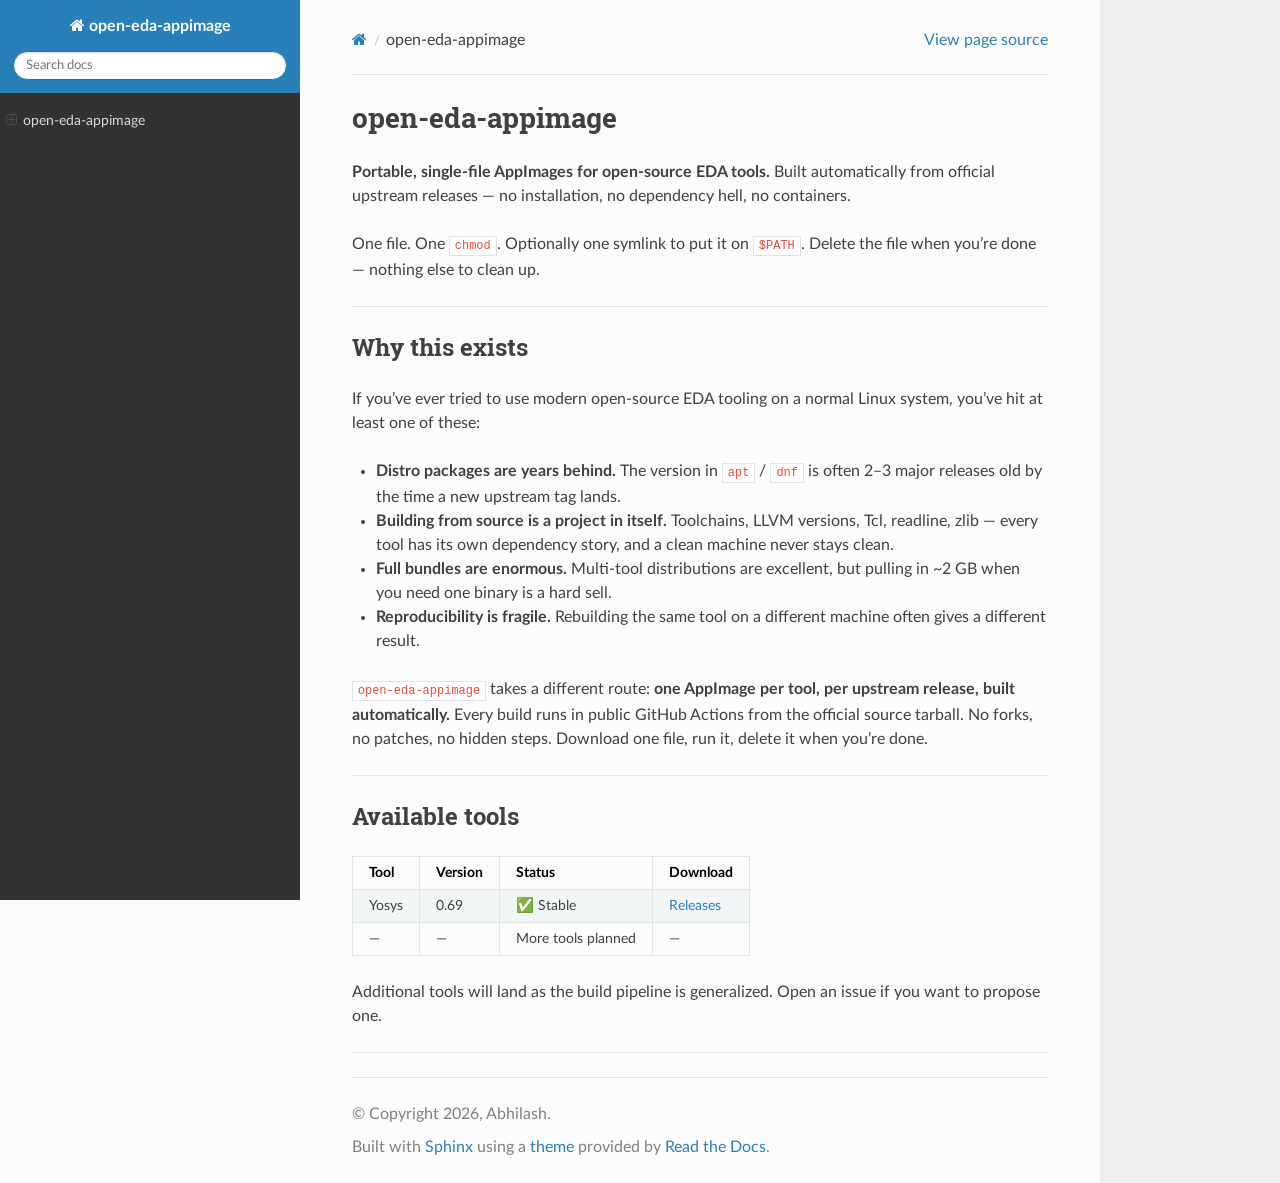
<file: open-eda-appimage/index.html>
<!DOCTYPE html>
<html class="writer-html5" lang="en" data-content_root="./">
<head>
  <meta charset="utf-8" /><meta name="viewport" content="width=device-width, initial-scale=1" />

  <meta name="viewport" content="width=device-width, initial-scale=1.0" />
  <title>open-eda-appimage &mdash; open-eda-appimage 0.1 documentation</title>
      <link rel="stylesheet" type="text/css" href="_static/pygments.css?v=b86133f3" />
      <link rel="stylesheet" type="text/css" href="_static/css/theme.css?v=9edc463e" />
      <link rel="stylesheet" type="text/css" href="_static/copybutton.css?v=76b2166b" />
      <link rel="stylesheet" type="text/css" href="_static/sphinx-design.min.css?v=95c83b7e" />

  
    <link rel="canonical" href="https://opensiliconhub.github.io/open-eda-appimage/index.html" />
      <script src="_static/jquery.js?v=5d32c60e"></script>
      <script src="_static/_sphinx_javascript_frameworks_compat.js?v=2cd50e6c"></script>
      <script src="_static/documentation_options.js?v=2709fde1"></script>
      <script src="_static/doctools.js?v=9bcbadda"></script>
      <script src="_static/sphinx_highlight.js?v=dc90522c"></script>
      <script src="_static/clipboard.min.js?v=a7894cd8"></script>
      <script src="_static/copybutton.js?v=f281be69"></script>
      <script src="_static/design-tabs.js?v=f930bc37"></script>
    <script src="_static/js/theme.js"></script>
    <link rel="index" title="Index" href="genindex.html" />
    <link rel="search" title="Search" href="search.html" /> 
</head>

<body class="wy-body-for-nav"> 
  <div class="wy-grid-for-nav">
    <nav data-toggle="wy-nav-shift" class="wy-nav-side">
      <div class="wy-side-scroll">
        <div class="wy-side-nav-search" >

          
          
          <a href="#" class="icon icon-home">
            open-eda-appimage
          </a>
<div role="search">
  <form id="rtd-search-form" class="wy-form" action="search.html" method="get">
    <input type="text" name="q" placeholder="Search docs" aria-label="Search docs" />
    <input type="hidden" name="check_keywords" value="yes" />
    <input type="hidden" name="area" value="default" />
  </form>
</div>
        </div><div class="wy-menu wy-menu-vertical" data-spy="affix" role="navigation" aria-label="Navigation menu">
              <!-- Local TOC -->
              <div class="local-toc"><ul>
<li><a class="reference internal" href="#">open-eda-appimage</a><ul>
<li><a class="reference internal" href="#why-this-exists">Why this exists</a></li>
<li><a class="reference internal" href="#available-tools">Available tools</a></li>
</ul>
</li>
</ul>
</div>
        </div>
      </div>
    </nav>

    <section data-toggle="wy-nav-shift" class="wy-nav-content-wrap"><nav class="wy-nav-top" aria-label="Mobile navigation menu" >
          <i data-toggle="wy-nav-top" class="fa fa-bars"></i>
          <a href="#">open-eda-appimage</a>
      </nav>

      <div class="wy-nav-content">
        <div class="rst-content">
          <div role="navigation" aria-label="Page navigation">
  <ul class="wy-breadcrumbs">
      <li><a href="#" class="icon icon-home" aria-label="Home"></a></li>
      <li class="breadcrumb-item active">open-eda-appimage</li>
      <li class="wy-breadcrumbs-aside">
            <a href="_sources/index.md.txt" rel="nofollow"> View page source</a>
      </li>
  </ul>
  <hr/>
</div>
          <div role="main" class="document" itemscope="itemscope" itemtype="http://schema.org/Article">
           <div itemprop="articleBody">
             
  <section id="open-eda-appimage">
<h1>open-eda-appimage<a class="headerlink" href="#open-eda-appimage" title="Link to this heading"></a></h1>
<p><strong>Portable, single-file AppImages for open-source EDA tools.</strong>
Built automatically from official upstream releases — no installation,
no dependency hell, no containers.</p>
<p>One file. One <code class="docutils literal notranslate"><span class="pre">chmod</span></code>. Optionally one symlink to put it on <code class="docutils literal notranslate"><span class="pre">$PATH</span></code>.
Delete the file when you’re done — nothing else to clean up.</p>
<hr class="docutils" />
<section id="why-this-exists">
<h2>Why this exists<a class="headerlink" href="#why-this-exists" title="Link to this heading"></a></h2>
<p>If you’ve ever tried to use modern open-source EDA tooling on a
normal Linux system, you’ve hit at least one of these:</p>
<ul class="simple">
<li><p><strong>Distro packages are years behind.</strong> The version in <code class="docutils literal notranslate"><span class="pre">apt</span></code> / <code class="docutils literal notranslate"><span class="pre">dnf</span></code>
is often 2–3 major releases old by the time a new upstream tag lands.</p></li>
<li><p><strong>Building from source is a project in itself.</strong> Toolchains, LLVM
versions, Tcl, readline, zlib — every tool has its own dependency
story, and a clean machine never stays clean.</p></li>
<li><p><strong>Full bundles are enormous.</strong> Multi-tool distributions are
excellent, but pulling in ~2 GB when you need one binary is a hard sell.</p></li>
<li><p><strong>Reproducibility is fragile.</strong> Rebuilding the same tool on a
different machine often gives a different result.</p></li>
</ul>
<p><code class="docutils literal notranslate"><span class="pre">open-eda-appimage</span></code> takes a different route: <strong>one AppImage per tool,
per upstream release, built automatically.</strong> Every build runs in public
GitHub Actions from the official source tarball. No forks, no patches,
no hidden steps. Download one file, run it, delete it when you’re done.</p>
</section>
<hr class="docutils" />
<section id="available-tools">
<h2>Available tools<a class="headerlink" href="#available-tools" title="Link to this heading"></a></h2>
<table class="docutils align-default">
<thead>
<tr class="row-odd"><th class="head"><p>Tool</p></th>
<th class="head"><p>Version</p></th>
<th class="head"><p>Status</p></th>
<th class="head"><p>Download</p></th>
</tr>
</thead>
<tbody>
<tr class="row-even"><td><p>Yosys</p></td>
<td><p>0.69</p></td>
<td><p>✅ Stable</p></td>
<td><p><a class="reference external" href="https://github.com/opensiliconhub/open-eda-appimage/releases">Releases</a></p></td>
</tr>
<tr class="row-odd"><td><p>—</p></td>
<td><p>—</p></td>
<td><p>More tools planned</p></td>
<td><p>—</p></td>
</tr>
</tbody>
</table>
<p>Additional tools will land as the build pipeline is generalized.
Open an issue if you want to propose one.</p>
<hr class="docutils" />
<div class="toctree-wrapper compound">
</div>
</section>
</section>


           </div>
          </div>
          <footer>

  <hr/>

  <div role="contentinfo">
    <p>&#169; Copyright 2026, Abhilash.</p>
  </div>

  Built with <a href="https://www.sphinx-doc.org/">Sphinx</a> using a
    <a href="https://github.com/readthedocs/sphinx_rtd_theme">theme</a>
    provided by <a href="https://readthedocs.org">Read the Docs</a>.
   

</footer>
        </div>
      </div>
    </section>
  </div>
  <script>
      jQuery(function () {
          SphinxRtdTheme.Navigation.enable(true);
      });
  </script> 

</body>
</html>
</file>
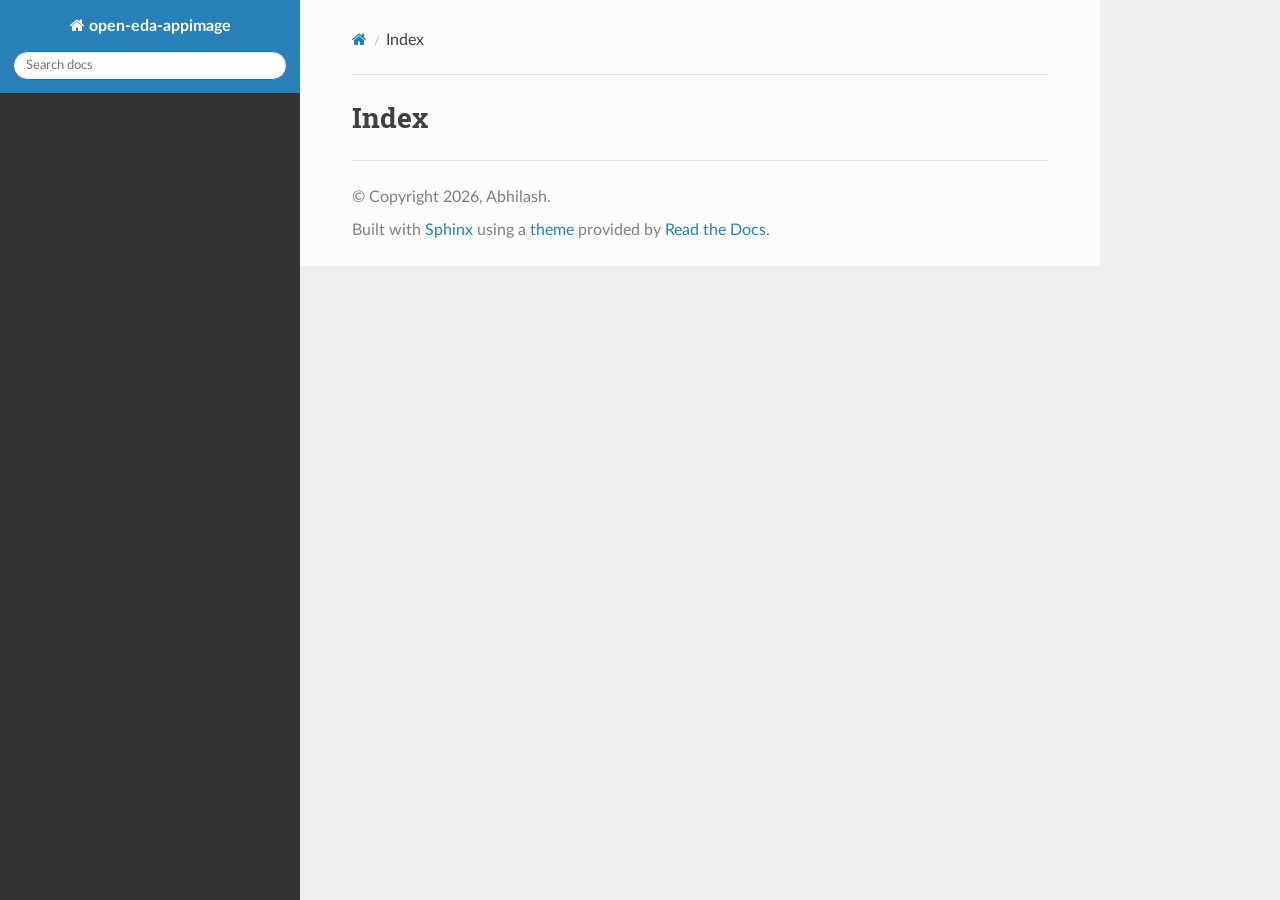
<file: open-eda-appimage/genindex.html>
<!DOCTYPE html>
<html class="writer-html5" lang="en" data-content_root="./">
<head>
  <meta charset="utf-8" />
  <meta name="viewport" content="width=device-width, initial-scale=1.0" />
  <title>Index &mdash; open-eda-appimage 0.1 documentation</title>
      <link rel="stylesheet" type="text/css" href="_static/pygments.css?v=b86133f3" />
      <link rel="stylesheet" type="text/css" href="_static/css/theme.css?v=9edc463e" />
      <link rel="stylesheet" type="text/css" href="_static/copybutton.css?v=76b2166b" />
      <link rel="stylesheet" type="text/css" href="_static/sphinx-design.min.css?v=95c83b7e" />

  
    <link rel="canonical" href="https://opensiliconhub.github.io/open-eda-appimage/genindex.html" />
      <script src="_static/jquery.js?v=5d32c60e"></script>
      <script src="_static/_sphinx_javascript_frameworks_compat.js?v=2cd50e6c"></script>
      <script src="_static/documentation_options.js?v=2709fde1"></script>
      <script src="_static/doctools.js?v=9bcbadda"></script>
      <script src="_static/sphinx_highlight.js?v=dc90522c"></script>
      <script src="_static/clipboard.min.js?v=a7894cd8"></script>
      <script src="_static/copybutton.js?v=f281be69"></script>
      <script src="_static/design-tabs.js?v=f930bc37"></script>
    <script src="_static/js/theme.js"></script>
    <link rel="index" title="Index" href="#" />
    <link rel="search" title="Search" href="search.html" /> 
</head>

<body class="wy-body-for-nav"> 
  <div class="wy-grid-for-nav">
    <nav data-toggle="wy-nav-shift" class="wy-nav-side">
      <div class="wy-side-scroll">
        <div class="wy-side-nav-search" >

          
          
          <a href="index.html" class="icon icon-home">
            open-eda-appimage
          </a>
<div role="search">
  <form id="rtd-search-form" class="wy-form" action="search.html" method="get">
    <input type="text" name="q" placeholder="Search docs" aria-label="Search docs" />
    <input type="hidden" name="check_keywords" value="yes" />
    <input type="hidden" name="area" value="default" />
  </form>
</div>
        </div><div class="wy-menu wy-menu-vertical" data-spy="affix" role="navigation" aria-label="Navigation menu">
              <!-- Local TOC -->
              <div class="local-toc"></div>
        </div>
      </div>
    </nav>

    <section data-toggle="wy-nav-shift" class="wy-nav-content-wrap"><nav class="wy-nav-top" aria-label="Mobile navigation menu" >
          <i data-toggle="wy-nav-top" class="fa fa-bars"></i>
          <a href="index.html">open-eda-appimage</a>
      </nav>

      <div class="wy-nav-content">
        <div class="rst-content">
          <div role="navigation" aria-label="Page navigation">
  <ul class="wy-breadcrumbs">
      <li><a href="index.html" class="icon icon-home" aria-label="Home"></a></li>
      <li class="breadcrumb-item active">Index</li>
      <li class="wy-breadcrumbs-aside">
      </li>
  </ul>
  <hr/>
</div>
          <div role="main" class="document" itemscope="itemscope" itemtype="http://schema.org/Article">
           <div itemprop="articleBody">
             

<h1 id="index">Index</h1>

<div class="genindex-jumpbox">
 
</div>


           </div>
          </div>
          <footer>

  <hr/>

  <div role="contentinfo">
    <p>&#169; Copyright 2026, Abhilash.</p>
  </div>

  Built with <a href="https://www.sphinx-doc.org/">Sphinx</a> using a
    <a href="https://github.com/readthedocs/sphinx_rtd_theme">theme</a>
    provided by <a href="https://readthedocs.org">Read the Docs</a>.
   

</footer>
        </div>
      </div>
    </section>
  </div>
  <script>
      jQuery(function () {
          SphinxRtdTheme.Navigation.enable(true);
      });
  </script> 

</body>
</html>
</file>
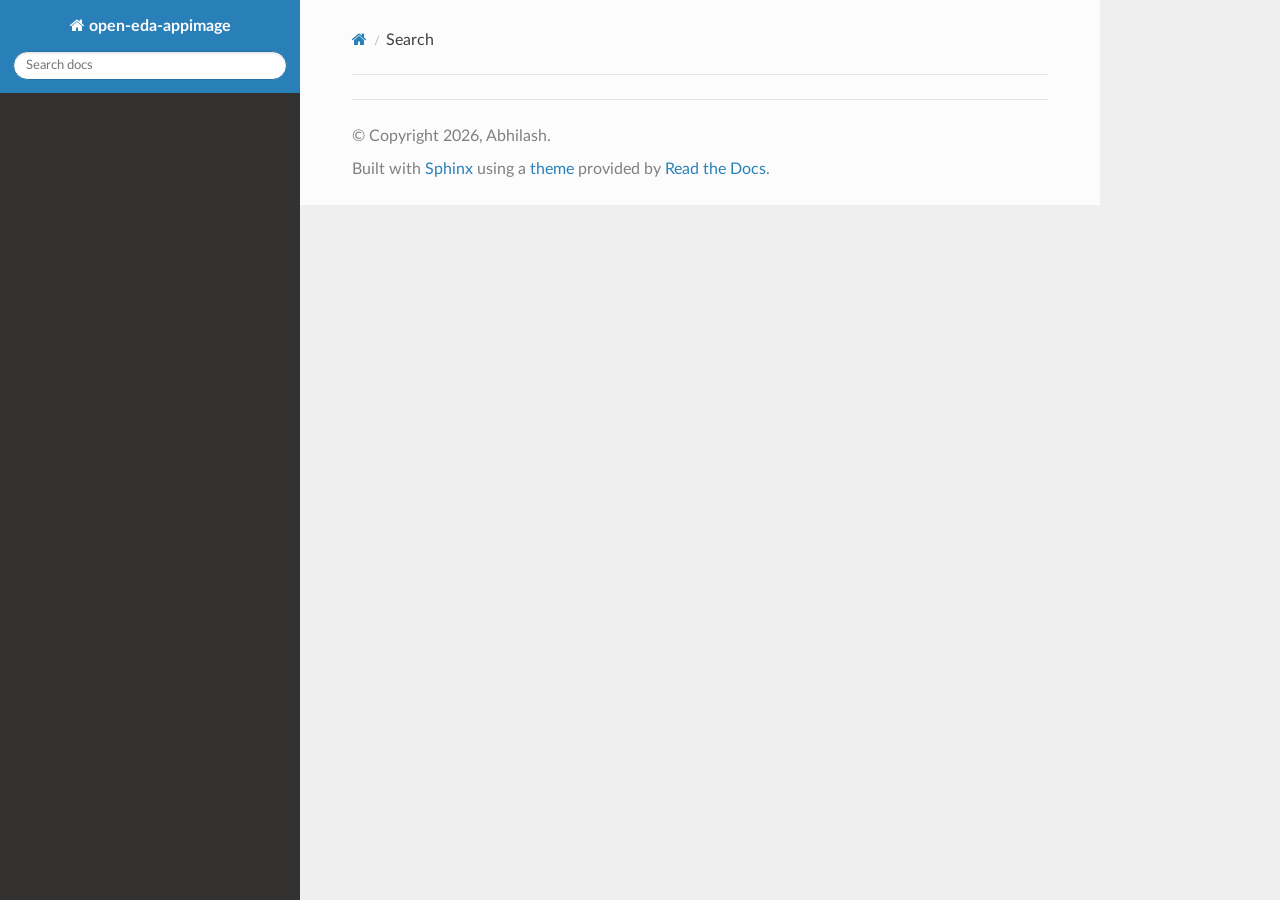
<file: open-eda-appimage/search.html>
<!DOCTYPE html>
<html class="writer-html5" lang="en" data-content_root="./">
<head>
  <meta charset="utf-8" />
  <meta name="viewport" content="width=device-width, initial-scale=1.0" />
  <title>Search &mdash; open-eda-appimage 0.1 documentation</title>
      <link rel="stylesheet" type="text/css" href="_static/pygments.css?v=b86133f3" />
      <link rel="stylesheet" type="text/css" href="_static/css/theme.css?v=9edc463e" />
      <link rel="stylesheet" type="text/css" href="_static/copybutton.css?v=76b2166b" />
      <link rel="stylesheet" type="text/css" href="_static/sphinx-design.min.css?v=95c83b7e" />

  
    <link rel="canonical" href="https://opensiliconhub.github.io/open-eda-appimage/search.html" />
    
      <script src="_static/jquery.js?v=5d32c60e"></script>
      <script src="_static/_sphinx_javascript_frameworks_compat.js?v=2cd50e6c"></script>
      <script src="_static/documentation_options.js?v=2709fde1"></script>
      <script src="_static/doctools.js?v=9bcbadda"></script>
      <script src="_static/sphinx_highlight.js?v=dc90522c"></script>
      <script src="_static/clipboard.min.js?v=a7894cd8"></script>
      <script src="_static/copybutton.js?v=f281be69"></script>
      <script src="_static/design-tabs.js?v=f930bc37"></script>
    <script src="_static/js/theme.js"></script>
    <script src="_static/searchtools.js"></script>
    <script src="_static/language_data.js"></script>
    <link rel="index" title="Index" href="genindex.html" />
    <link rel="search" title="Search" href="#" /> 
</head>

<body class="wy-body-for-nav"> 
  <div class="wy-grid-for-nav">
    <nav data-toggle="wy-nav-shift" class="wy-nav-side">
      <div class="wy-side-scroll">
        <div class="wy-side-nav-search" >

          
          
          <a href="index.html" class="icon icon-home">
            open-eda-appimage
          </a>
<div role="search">
  <form id="rtd-search-form" class="wy-form" action="#" method="get">
    <input type="text" name="q" placeholder="Search docs" aria-label="Search docs" />
    <input type="hidden" name="check_keywords" value="yes" />
    <input type="hidden" name="area" value="default" />
  </form>
</div>
        </div><div class="wy-menu wy-menu-vertical" data-spy="affix" role="navigation" aria-label="Navigation menu">
              <!-- Local TOC -->
              <div class="local-toc"></div>
        </div>
      </div>
    </nav>

    <section data-toggle="wy-nav-shift" class="wy-nav-content-wrap"><nav class="wy-nav-top" aria-label="Mobile navigation menu" >
          <i data-toggle="wy-nav-top" class="fa fa-bars"></i>
          <a href="index.html">open-eda-appimage</a>
      </nav>

      <div class="wy-nav-content">
        <div class="rst-content">
          <div role="navigation" aria-label="Page navigation">
  <ul class="wy-breadcrumbs">
      <li><a href="index.html" class="icon icon-home" aria-label="Home"></a></li>
      <li class="breadcrumb-item active">Search</li>
      <li class="wy-breadcrumbs-aside">
      </li>
  </ul>
  <hr/>
</div>
          <div role="main" class="document" itemscope="itemscope" itemtype="http://schema.org/Article">
           <div itemprop="articleBody">
             
  <noscript>
  <div id="fallback" class="admonition warning">
    <p class="last">
      Please activate JavaScript to enable the search functionality.
    </p>
  </div>
  </noscript>

  
  <div id="search-results">
  
  </div>

           </div>
          </div>
          <footer>

  <hr/>

  <div role="contentinfo">
    <p>&#169; Copyright 2026, Abhilash.</p>
  </div>

  Built with <a href="https://www.sphinx-doc.org/">Sphinx</a> using a
    <a href="https://github.com/readthedocs/sphinx_rtd_theme">theme</a>
    provided by <a href="https://readthedocs.org">Read the Docs</a>.
   

</footer>
        </div>
      </div>
    </section>
  </div>
  <script>
      jQuery(function () {
          SphinxRtdTheme.Navigation.enable(true);
      });
  </script>
  <script>
    jQuery(function() { Search.loadIndex("searchindex.js"); });
  </script>
  
  <script id="searchindexloader"></script>
   


</body>
</html>
</file>
<file: open-eda-appimage/_static/pygments.css>
pre { line-height: 125%; }
td.linenos .normal { color: inherit; background-color: transparent; padding-left: 5px; padding-right: 5px; }
span.linenos { color: inherit; background-color: transparent; padding-left: 5px; padding-right: 5px; }
td.linenos .special { color: #000000; background-color: #ffffc0; padding-left: 5px; padding-right: 5px; }
span.linenos.special { color: #000000; background-color: #ffffc0; padding-left: 5px; padding-right: 5px; }
.highlight .hll { background-color: #ffffcc }
.highlight { background: #f8f8f8; }
.highlight .c { color: #3D7B7B; font-style: italic } /* Comment */
.highlight .err { border: 1px solid #F00 } /* Error */
.highlight .k { color: #008000; font-weight: bold } /* Keyword */
.highlight .o { color: #666 } /* Operator */
.highlight .ch { color: #3D7B7B; font-style: italic } /* Comment.Hashbang */
.highlight .cm { color: #3D7B7B; font-style: italic } /* Comment.Multiline */
.highlight .cp { color: #9C6500 } /* Comment.Preproc */
.highlight .cpf { color: #3D7B7B; font-style: italic } /* Comment.PreprocFile */
.highlight .c1 { color: #3D7B7B; font-style: italic } /* Comment.Single */
.highlight .cs { color: #3D7B7B; font-style: italic } /* Comment.Special */
.highlight .gd { color: #A00000 } /* Generic.Deleted */
.highlight .ge { font-style: italic } /* Generic.Emph */
.highlight .ges { font-weight: bold; font-style: italic } /* Generic.EmphStrong */
.highlight .gr { color: #E40000 } /* Generic.Error */
.highlight .gh { color: #000080; font-weight: bold } /* Generic.Heading */
.highlight .gi { color: #008400 } /* Generic.Inserted */
.highlight .go { color: #717171 } /* Generic.Output */
.highlight .gp { color: #000080; font-weight: bold } /* Generic.Prompt */
.highlight .gs { font-weight: bold } /* Generic.Strong */
.highlight .gu { color: #800080; font-weight: bold } /* Generic.Subheading */
.highlight .gt { color: #04D } /* Generic.Traceback */
.highlight .kc { color: #008000; font-weight: bold } /* Keyword.Constant */
.highlight .kd { color: #008000; font-weight: bold } /* Keyword.Declaration */
.highlight .kn { color: #008000; font-weight: bold } /* Keyword.Namespace */
.highlight .kp { color: #008000 } /* Keyword.Pseudo */
.highlight .kr { color: #008000; font-weight: bold } /* Keyword.Reserved */
.highlight .kt { color: #B00040 } /* Keyword.Type */
.highlight .m { color: #666 } /* Literal.Number */
.highlight .s { color: #BA2121 } /* Literal.String */
.highlight .na { color: #687822 } /* Name.Attribute */
.highlight .nb { color: #008000 } /* Name.Builtin */
.highlight .nc { color: #00F; font-weight: bold } /* Name.Class */
.highlight .no { color: #800 } /* Name.Constant */
.highlight .nd { color: #A2F } /* Name.Decorator */
.highlight .ni { color: #717171; font-weight: bold } /* Name.Entity */
.highlight .ne { color: #CB3F38; font-weight: bold } /* Name.Exception */
.highlight .nf { color: #00F } /* Name.Function */
.highlight .nl { color: #767600 } /* Name.Label */
.highlight .nn { color: #00F; font-weight: bold } /* Name.Namespace */
.highlight .nt { color: #008000; font-weight: bold } /* Name.Tag */
.highlight .nv { color: #19177C } /* Name.Variable */
.highlight .ow { color: #A2F; font-weight: bold } /* Operator.Word */
.highlight .w { color: #BBB } /* Text.Whitespace */
.highlight .mb { color: #666 } /* Literal.Number.Bin */
.highlight .mf { color: #666 } /* Literal.Number.Float */
.highlight .mh { color: #666 } /* Literal.Number.Hex */
.highlight .mi { color: #666 } /* Literal.Number.Integer */
.highlight .mo { color: #666 } /* Literal.Number.Oct */
.highlight .sa { color: #BA2121 } /* Literal.String.Affix */
.highlight .sb { color: #BA2121 } /* Literal.String.Backtick */
.highlight .sc { color: #BA2121 } /* Literal.String.Char */
.highlight .dl { color: #BA2121 } /* Literal.String.Delimiter */
.highlight .sd { color: #BA2121; font-style: italic } /* Literal.String.Doc */
.highlight .s2 { color: #BA2121 } /* Literal.String.Double */
.highlight .se { color: #AA5D1F; font-weight: bold } /* Literal.String.Escape */
.highlight .sh { color: #BA2121 } /* Literal.String.Heredoc */
.highlight .si { color: #A45A77; font-weight: bold } /* Literal.String.Interpol */
.highlight .sx { color: #008000 } /* Literal.String.Other */
.highlight .sr { color: #A45A77 } /* Literal.String.Regex */
.highlight .s1 { color: #BA2121 } /* Literal.String.Single */
.highlight .ss { color: #19177C } /* Literal.String.Symbol */
.highlight .bp { color: #008000 } /* Name.Builtin.Pseudo */
.highlight .fm { color: #00F } /* Name.Function.Magic */
.highlight .vc { color: #19177C } /* Name.Variable.Class */
.highlight .vg { color: #19177C } /* Name.Variable.Global */
.highlight .vi { color: #19177C } /* Name.Variable.Instance */
.highlight .vm { color: #19177C } /* Name.Variable.Magic */
.highlight .il { color: #666 } /* Literal.Number.Integer.Long */
</file>
<file: open-eda-appimage/_static/css/theme.css>
html{box-sizing:border-box}*,:after,:before{box-sizing:inherit}article,aside,details,figcaption,figure,footer,header,hgroup,nav,section{display:block}audio,canvas,video{display:inline-block;*display:inline;*zoom:1}[hidden],audio:not([controls]){display:none}*{-webkit-box-sizing:border-box;-moz-box-sizing:border-box;box-sizing:border-box}html{font-size:100%;-webkit-text-size-adjust:100%;-ms-text-size-adjust:100%}body{margin:0}a:active,a:hover{outline:0}abbr[title]{border-bottom:1px dotted}b,strong{font-weight:700}blockquote{margin:0}dfn{font-style:italic}ins{background:#ff9;text-decoration:none}ins,mark{color:#000}mark{background:#ff0;font-style:italic;font-weight:700}.rst-content code,.rst-content tt,code,kbd,pre,samp{font-family:monospace,serif;_font-family:courier new,monospace;font-size:1em}pre{white-space:pre}q{quotes:none}q:after,q:before{content:"";content:none}small{font-size:85%}sub,sup{font-size:75%;line-height:0;position:relative;vertical-align:baseline}sup{top:-.5em}sub{bottom:-.25em}dl,ol,ul{margin:0;padding:0;list-style:none;list-style-image:none}li{list-style:none}dd{margin:0}img{border:0;-ms-interpolation-mode:bicubic;vertical-align:middle;max-width:100%}svg:not(:root){overflow:hidden}figure,form{margin:0}label{cursor:pointer}button,input,select,textarea{font-size:100%;margin:0;vertical-align:baseline;*vertical-align:middle}button,input{line-height:normal}button,input[type=button],input[type=reset],input[type=submit]{cursor:pointer;-webkit-appearance:button;*overflow:visible}button[disabled],input[disabled]{cursor:default}input[type=search]{-webkit-appearance:textfield;-moz-box-sizing:content-box;-webkit-box-sizing:content-box;box-sizing:content-box}textarea{resize:vertical}table{border-collapse:collapse;border-spacing:0}td{vertical-align:top}.chromeframe{margin:.2em 0;background:#ccc;color:#000;padding:.2em 0}.ir{display:block;border:0;text-indent:-999em;overflow:hidden;background-color:transparent;background-repeat:no-repeat;text-align:left;direction:ltr;*line-height:0}.ir br{display:none}.hidden{display:none!important;visibility:hidden}.visuallyhidden{border:0;clip:rect(0 0 0 0);height:1px;margin:-1px;overflow:hidden;padding:0;position:absolute;width:1px}.visuallyhidden.focusable:active,.visuallyhidden.focusable:focus{clip:auto;height:auto;margin:0;overflow:visible;position:static;width:auto}.invisible{visibility:hidden}.relative{position:relative}big,small{font-size:100%}@media print{body,html,section{background:none!important}*{box-shadow:none!important;text-shadow:none!important;filter:none!important;-ms-filter:none!important}a,a:visited{text-decoration:underline}.ir a:after,a[href^="#"]:after,a[href^="javascript:"]:after{content:""}blockquote,pre{page-break-inside:avoid}thead{display:table-header-group}img,tr{page-break-inside:avoid}img{max-width:100%!important}@page{margin:.5cm}.rst-content .toctree-wrapper>p.caption,h2,h3,p{orphans:3;widows:3}.rst-content .toctree-wrapper>p.caption,h2,h3{page-break-after:avoid}}.btn,.fa:before,.icon:before,.rst-content .admonition,.rst-content .admonition-title:before,.rst-content .admonition-todo,.rst-content .attention,.rst-content .caution,.rst-content .code-block-caption .headerlink:before,.rst-content .danger,.rst-content .eqno .headerlink:before,.rst-content .error,.rst-content .hint,.rst-content .important,.rst-content .note,.rst-content .seealso,.rst-content .tip,.rst-content .warning,.rst-content code.download span:first-child:before,.rst-content dl dt .headerlink:before,.rst-content h1 .headerlink:before,.rst-content h2 .headerlink:before,.rst-content h3 .headerlink:before,.rst-content h4 .headerlink:before,.rst-content h5 .headerlink:before,.rst-content h6 .headerlink:before,.rst-content p.caption .headerlink:before,.rst-content p .headerlink:before,.rst-content table>caption .headerlink:before,.rst-content tt.download span:first-child:before,.wy-alert,.wy-dropdown .caret:before,.wy-inline-validate.wy-inline-validate-danger .wy-input-context:before,.wy-inline-validate.wy-inline-validate-info .wy-input-context:before,.wy-inline-validate.wy-inline-validate-success .wy-input-context:before,.wy-inline-validate.wy-inline-validate-warning .wy-input-context:before,.wy-menu-vertical li.current>a button.toctree-expand:before,.wy-menu-vertical li.on a button.toctree-expand:before,.wy-menu-vertical li button.toctree-expand:before,input[type=color],input[type=date],input[type=datetime-local],input[type=datetime],input[type=email],input[type=month],input[type=number],input[type=password],input[type=search],input[type=tel],input[type=text],input[type=time],input[type=url],input[type=week],select,textarea{-webkit-font-smoothing:antialiased}.clearfix{*zoom:1}.clearfix:after,.clearfix:before{display:table;content:""}.clearfix:after{clear:both}/*!
 *  Font Awesome 4.7.0 by @davegandy - http://fontawesome.io - @fontawesome
 *  License - http://fontawesome.io/license (Font: SIL OFL 1.1, CSS: MIT License)
 */@font-face{font-family:FontAwesome;src:url(fonts/fontawesome-webfont.eot?674f50d287a8c48dc19ba404d20fe713);src:url(fonts/fontawesome-webfont.eot?674f50d287a8c48dc19ba404d20fe713?#iefix&v=4.7.0) format("embedded-opentype"),url(fonts/fontawesome-webfont.woff2?af7ae505a9eed503f8b8e6982036873e) format("woff2"),url(fonts/fontawesome-webfont.woff?fee66e712a8a08eef5805a46892932ad) format("woff"),url(fonts/fontawesome-webfont.ttf?b06871f281fee6b241d60582ae9369b9) format("truetype"),url(fonts/fontawesome-webfont.svg?912ec66d7572ff821749319396470bde#fontawesomeregular) format("svg");font-weight:400;font-style:normal}.fa,.icon,.rst-content .admonition-title,.rst-content .code-block-caption .headerlink,.rst-content .eqno .headerlink,.rst-content code.download span:first-child,.rst-content dl dt .headerlink,.rst-content h1 .headerlink,.rst-content h2 .headerlink,.rst-content h3 .headerlink,.rst-content h4 .headerlink,.rst-content h5 .headerlink,.rst-content h6 .headerlink,.rst-content p.caption .headerlink,.rst-content p .headerlink,.rst-content table>caption .headerlink,.rst-content tt.download span:first-child,.wy-menu-vertical li.current>a button.toctree-expand,.wy-menu-vertical li.on a button.toctree-expand,.wy-menu-vertical li button.toctree-expand{display:inline-block;font:normal normal normal 14px/1 FontAwesome;font-size:inherit;text-rendering:auto;-webkit-font-smoothing:antialiased;-moz-osx-font-smoothing:grayscale}.fa-lg{font-size:1.33333em;line-height:.75em;vertical-align:-15%}.fa-2x{font-size:2em}.fa-3x{font-size:3em}.fa-4x{font-size:4em}.fa-5x{font-size:5em}.fa-fw{width:1.28571em;text-align:center}.fa-ul{padding-left:0;margin-left:2.14286em;list-style-type:none}.fa-ul>li{position:relative}.fa-li{position:absolute;left:-2.14286em;width:2.14286em;top:.14286em;text-align:center}.fa-li.fa-lg{left:-1.85714em}.fa-border{padding:.2em .25em .15em;border:.08em solid #eee;border-radius:.1em}.fa-pull-left{float:left}.fa-pull-right{float:right}.fa-pull-left.icon,.fa.fa-pull-left,.rst-content .code-block-caption .fa-pull-left.headerlink,.rst-content .eqno .fa-pull-left.headerlink,.rst-content .fa-pull-left.admonition-title,.rst-content code.download span.fa-pull-left:first-child,.rst-content dl dt .fa-pull-left.headerlink,.rst-content h1 .fa-pull-left.headerlink,.rst-content h2 .fa-pull-left.headerlink,.rst-content h3 .fa-pull-left.headerlink,.rst-content h4 .fa-pull-left.headerlink,.rst-content h5 .fa-pull-left.headerlink,.rst-content h6 .fa-pull-left.headerlink,.rst-content p .fa-pull-left.headerlink,.rst-content table>caption .fa-pull-left.headerlink,.rst-content tt.download span.fa-pull-left:first-child,.wy-menu-vertical li.current>a button.fa-pull-left.toctree-expand,.wy-menu-vertical li.on a button.fa-pull-left.toctree-expand,.wy-menu-vertical li button.fa-pull-left.toctree-expand{margin-right:.3em}.fa-pull-right.icon,.fa.fa-pull-right,.rst-content .code-block-caption .fa-pull-right.headerlink,.rst-content .eqno .fa-pull-right.headerlink,.rst-content .fa-pull-right.admonition-title,.rst-content code.download span.fa-pull-right:first-child,.rst-content dl dt .fa-pull-right.headerlink,.rst-content h1 .fa-pull-right.headerlink,.rst-content h2 .fa-pull-right.headerlink,.rst-content h3 .fa-pull-right.headerlink,.rst-content h4 .fa-pull-right.headerlink,.rst-content h5 .fa-pull-right.headerlink,.rst-content h6 .fa-pull-right.headerlink,.rst-content p .fa-pull-right.headerlink,.rst-content table>caption .fa-pull-right.headerlink,.rst-content tt.download span.fa-pull-right:first-child,.wy-menu-vertical li.current>a button.fa-pull-right.toctree-expand,.wy-menu-vertical li.on a button.fa-pull-right.toctree-expand,.wy-menu-vertical li button.fa-pull-right.toctree-expand{margin-left:.3em}.pull-right{float:right}.pull-left{float:left}.fa.pull-left,.pull-left.icon,.rst-content .code-block-caption .pull-left.headerlink,.rst-content .eqno .pull-left.headerlink,.rst-content .pull-left.admonition-title,.rst-content code.download span.pull-left:first-child,.rst-content dl dt .pull-left.headerlink,.rst-content h1 .pull-left.headerlink,.rst-content h2 .pull-left.headerlink,.rst-content h3 .pull-left.headerlink,.rst-content h4 .pull-left.headerlink,.rst-content h5 .pull-left.headerlink,.rst-content h6 .pull-left.headerlink,.rst-content p .pull-left.headerlink,.rst-content table>caption .pull-left.headerlink,.rst-content tt.download span.pull-left:first-child,.wy-menu-vertical li.current>a button.pull-left.toctree-expand,.wy-menu-vertical li.on a button.pull-left.toctree-expand,.wy-menu-vertical li button.pull-left.toctree-expand{margin-right:.3em}.fa.pull-right,.pull-right.icon,.rst-content .code-block-caption .pull-right.headerlink,.rst-content .eqno .pull-right.headerlink,.rst-content .pull-right.admonition-title,.rst-content code.download span.pull-right:first-child,.rst-content dl dt .pull-right.headerlink,.rst-content h1 .pull-right.headerlink,.rst-content h2 .pull-right.headerlink,.rst-content h3 .pull-right.headerlink,.rst-content h4 .pull-right.headerlink,.rst-content h5 .pull-right.headerlink,.rst-content h6 .pull-right.headerlink,.rst-content p .pull-right.headerlink,.rst-content table>caption .pull-right.headerlink,.rst-content tt.download span.pull-right:first-child,.wy-menu-vertical li.current>a button.pull-right.toctree-expand,.wy-menu-vertical li.on a button.pull-right.toctree-expand,.wy-menu-vertical li button.pull-right.toctree-expand{margin-left:.3em}.fa-spin{-webkit-animation:fa-spin 2s linear infinite;animation:fa-spin 2s linear infinite}.fa-pulse{-webkit-animation:fa-spin 1s steps(8) infinite;animation:fa-spin 1s steps(8) infinite}@-webkit-keyframes fa-spin{0%{-webkit-transform:rotate(0deg);transform:rotate(0deg)}to{-webkit-transform:rotate(359deg);transform:rotate(359deg)}}@keyframes fa-spin{0%{-webkit-transform:rotate(0deg);transform:rotate(0deg)}to{-webkit-transform:rotate(359deg);transform:rotate(359deg)}}.fa-rotate-90{-ms-filter:"progid:DXImageTransform.Microsoft.BasicImage(rotation=1)";-webkit-transform:rotate(90deg);-ms-transform:rotate(90deg);transform:rotate(90deg)}.fa-rotate-180{-ms-filter:"progid:DXImageTransform.Microsoft.BasicImage(rotation=2)";-webkit-transform:rotate(180deg);-ms-transform:rotate(180deg);transform:rotate(180deg)}.fa-rotate-270{-ms-filter:"progid:DXImageTransform.Microsoft.BasicImage(rotation=3)";-webkit-transform:rotate(270deg);-ms-transform:rotate(270deg);transform:rotate(270deg)}.fa-flip-horizontal{-ms-filter:"progid:DXImageTransform.Microsoft.BasicImage(rotation=0, mirror=1)";-webkit-transform:scaleX(-1);-ms-transform:scaleX(-1);transform:scaleX(-1)}.fa-flip-vertical{-ms-filter:"progid:DXImageTransform.Microsoft.BasicImage(rotation=2, mirror=1)";-webkit-transform:scaleY(-1);-ms-transform:scaleY(-1);transform:scaleY(-1)}:root .fa-flip-horizontal,:root .fa-flip-vertical,:root .fa-rotate-90,:root .fa-rotate-180,:root .fa-rotate-270{filter:none}.fa-stack{position:relative;display:inline-block;width:2em;height:2em;line-height:2em;vertical-align:middle}.fa-stack-1x,.fa-stack-2x{position:absolute;left:0;width:100%;text-align:center}.fa-stack-1x{line-height:inherit}.fa-stack-2x{font-size:2em}.fa-inverse{color:#fff}.fa-glass:before{content:""}.fa-music:before{content:""}.fa-search:before,.icon-search:before{content:""}.fa-envelope-o:before{content:""}.fa-heart:before{content:""}.fa-star:before{content:""}.fa-star-o:before{content:""}.fa-user:before{content:""}.fa-film:before{content:""}.fa-th-large:before{content:""}.fa-th:before{content:""}.fa-th-list:before{content:""}.fa-check:before{content:""}.fa-close:before,.fa-remove:before,.fa-times:before{content:""}.fa-search-plus:before{content:""}.fa-search-minus:before{content:""}.fa-power-off:before{content:""}.fa-signal:before{content:""}.fa-cog:before,.fa-gear:before{content:""}.fa-trash-o:before{content:""}.fa-home:before,.icon-home:before{content:""}.fa-file-o:before{content:""}.fa-clock-o:before{content:""}.fa-road:before{content:""}.fa-download:before,.rst-content code.download span:first-child:before,.rst-content tt.download span:first-child:before{content:""}.fa-arrow-circle-o-down:before{content:""}.fa-arrow-circle-o-up:before{content:""}.fa-inbox:before{content:""}.fa-play-circle-o:before{content:""}.fa-repeat:before,.fa-rotate-right:before{content:""}.fa-refresh:before{content:""}.fa-list-alt:before{content:""}.fa-lock:before{content:""}.fa-flag:before{content:""}.fa-headphones:before{content:""}.fa-volume-off:before{content:""}.fa-volume-down:before{content:""}.fa-volume-up:before{content:""}.fa-qrcode:before{content:""}.fa-barcode:before{content:""}.fa-tag:before{content:""}.fa-tags:before{content:""}.fa-book:before,.icon-book:before{content:""}.fa-bookmark:before{content:""}.fa-print:before{content:""}.fa-camera:before{content:""}.fa-font:before{content:""}.fa-bold:before{content:""}.fa-italic:before{content:""}.fa-text-height:before{content:""}.fa-text-width:before{content:""}.fa-align-left:before{content:""}.fa-align-center:before{content:""}.fa-align-right:before{content:""}.fa-align-justify:before{content:""}.fa-list:before{content:""}.fa-dedent:before,.fa-outdent:before{content:""}.fa-indent:before{content:""}.fa-video-camera:before{content:""}.fa-image:before,.fa-photo:before,.fa-picture-o:before{content:""}.fa-pencil:before{content:""}.fa-map-marker:before{content:""}.fa-adjust:before{content:""}.fa-tint:before{content:""}.fa-edit:before,.fa-pencil-square-o:before{content:""}.fa-share-square-o:before{content:""}.fa-check-square-o:before{content:""}.fa-arrows:before{content:""}.fa-step-backward:before{content:""}.fa-fast-backward:before{content:""}.fa-backward:before{content:""}.fa-play:before{content:""}.fa-pause:before{content:""}.fa-stop:before{content:""}.fa-forward:before{content:""}.fa-fast-forward:before{content:""}.fa-step-forward:before{content:""}.fa-eject:before{content:""}.fa-chevron-left:before{content:""}.fa-chevron-right:before{content:""}.fa-plus-circle:before{content:""}.fa-minus-circle:before{content:""}.fa-times-circle:before,.wy-inline-validate.wy-inline-validate-danger .wy-input-context:before{content:""}.fa-check-circle:before,.wy-inline-validate.wy-inline-validate-success .wy-input-context:before{content:""}.fa-question-circle:before{content:""}.fa-info-circle:before{content:""}.fa-crosshairs:before{content:""}.fa-times-circle-o:before{content:""}.fa-check-circle-o:before{content:""}.fa-ban:before{content:""}.fa-arrow-left:before{content:""}.fa-arrow-right:before{content:""}.fa-arrow-up:before{content:""}.fa-arrow-down:before{content:""}.fa-mail-forward:before,.fa-share:before{content:""}.fa-expand:before{content:""}.fa-compress:before{content:""}.fa-plus:before{content:""}.fa-minus:before{content:""}.fa-asterisk:before{content:""}.fa-exclamation-circle:before,.rst-content .admonition-title:before,.wy-inline-validate.wy-inline-validate-info .wy-input-context:before,.wy-inline-validate.wy-inline-validate-warning .wy-input-context:before{content:""}.fa-gift:before{content:""}.fa-leaf:before{content:""}.fa-fire:before,.icon-fire:before{content:""}.fa-eye:before{content:""}.fa-eye-slash:before{content:""}.fa-exclamation-triangle:before,.fa-warning:before{content:""}.fa-plane:before{content:""}.fa-calendar:before{content:""}.fa-random:before{content:""}.fa-comment:before{content:""}.fa-magnet:before{content:""}.fa-chevron-up:before{content:""}.fa-chevron-down:before{content:""}.fa-retweet:before{content:""}.fa-shopping-cart:before{content:""}.fa-folder:before{content:""}.fa-folder-open:before{content:""}.fa-arrows-v:before{content:""}.fa-arrows-h:before{content:""}.fa-bar-chart-o:before,.fa-bar-chart:before{content:""}.fa-twitter-square:before{content:""}.fa-facebook-square:before{content:""}.fa-camera-retro:before{content:""}.fa-key:before{content:""}.fa-cogs:before,.fa-gears:before{content:""}.fa-comments:before{content:""}.fa-thumbs-o-up:before{content:""}.fa-thumbs-o-down:before{content:""}.fa-star-half:before{content:""}.fa-heart-o:before{content:""}.fa-sign-out:before{content:""}.fa-linkedin-square:before{content:""}.fa-thumb-tack:before{content:""}.fa-external-link:before{content:""}.fa-sign-in:before{content:""}.fa-trophy:before{content:""}.fa-github-square:before{content:""}.fa-upload:before{content:""}.fa-lemon-o:before{content:""}.fa-phone:before{content:""}.fa-square-o:before{content:""}.fa-bookmark-o:before{content:""}.fa-phone-square:before{content:""}.fa-twitter:before{content:""}.fa-facebook-f:before,.fa-facebook:before{content:""}.fa-github:before,.icon-github:before{content:""}.fa-unlock:before{content:""}.fa-credit-card:before{content:""}.fa-feed:before,.fa-rss:before{content:""}.fa-hdd-o:before{content:""}.fa-bullhorn:before{content:""}.fa-bell:before{content:""}.fa-certificate:before{content:""}.fa-hand-o-right:before{content:""}.fa-hand-o-left:before{content:""}.fa-hand-o-up:before{content:""}.fa-hand-o-down:before{content:""}.fa-arrow-circle-left:before,.icon-circle-arrow-left:before{content:""}.fa-arrow-circle-right:before,.icon-circle-arrow-right:before{content:""}.fa-arrow-circle-up:before{content:""}.fa-arrow-circle-down:before{content:""}.fa-globe:before{content:""}.fa-wrench:before{content:""}.fa-tasks:before{content:""}.fa-filter:before{content:""}.fa-briefcase:before{content:""}.fa-arrows-alt:before{content:""}.fa-group:before,.fa-users:before{content:""}.fa-chain:before,.fa-link:before,.icon-link:before{content:""}.fa-cloud:before{content:""}.fa-flask:before{content:""}.fa-cut:before,.fa-scissors:before{content:""}.fa-copy:before,.fa-files-o:before{content:""}.fa-paperclip:before{content:""}.fa-floppy-o:before,.fa-save:before{content:""}.fa-square:before{content:""}.fa-bars:before,.fa-navicon:before,.fa-reorder:before{content:""}.fa-list-ul:before{content:""}.fa-list-ol:before{content:""}.fa-strikethrough:before{content:""}.fa-underline:before{content:""}.fa-table:before{content:""}.fa-magic:before{content:""}.fa-truck:before{content:""}.fa-pinterest:before{content:""}.fa-pinterest-square:before{content:""}.fa-google-plus-square:before{content:""}.fa-google-plus:before{content:""}.fa-money:before{content:""}.fa-caret-down:before,.icon-caret-down:before,.wy-dropdown .caret:before{content:""}.fa-caret-up:before{content:""}.fa-caret-left:before{content:""}.fa-caret-right:before{content:""}.fa-columns:before{content:""}.fa-sort:before,.fa-unsorted:before{content:""}.fa-sort-desc:before,.fa-sort-down:before{content:""}.fa-sort-asc:before,.fa-sort-up:before{content:""}.fa-envelope:before{content:""}.fa-linkedin:before{content:""}.fa-rotate-left:before,.fa-undo:before{content:""}.fa-gavel:before,.fa-legal:before{content:""}.fa-dashboard:before,.fa-tachometer:before{content:""}.fa-comment-o:before{content:""}.fa-comments-o:before{content:""}.fa-bolt:before,.fa-flash:before{content:""}.fa-sitemap:before{content:""}.fa-umbrella:before{content:""}.fa-clipboard:before,.fa-paste:before{content:""}.fa-lightbulb-o:before{content:""}.fa-exchange:before{content:""}.fa-cloud-download:before{content:""}.fa-cloud-upload:before{content:""}.fa-user-md:before{content:""}.fa-stethoscope:before{content:""}.fa-suitcase:before{content:""}.fa-bell-o:before{content:""}.fa-coffee:before{content:""}.fa-cutlery:before{content:""}.fa-file-text-o:before{content:""}.fa-building-o:before{content:""}.fa-hospital-o:before{content:""}.fa-ambulance:before{content:""}.fa-medkit:before{content:""}.fa-fighter-jet:before{content:""}.fa-beer:before{content:""}.fa-h-square:before{content:""}.fa-plus-square:before{content:""}.fa-angle-double-left:before{content:""}.fa-angle-double-right:before{content:""}.fa-angle-double-up:before{content:""}.fa-angle-double-down:before{content:""}.fa-angle-left:before{content:""}.fa-angle-right:before{content:""}.fa-angle-up:before{content:""}.fa-angle-down:before{content:""}.fa-desktop:before{content:""}.fa-laptop:before{content:""}.fa-tablet:before{content:""}.fa-mobile-phone:before,.fa-mobile:before{content:""}.fa-circle-o:before{content:""}.fa-quote-left:before{content:""}.fa-quote-right:before{content:""}.fa-spinner:before{content:""}.fa-circle:before{content:""}.fa-mail-reply:before,.fa-reply:before{content:""}.fa-github-alt:before{content:""}.fa-folder-o:before{content:""}.fa-folder-open-o:before{content:""}.fa-smile-o:before{content:""}.fa-frown-o:before{content:""}.fa-meh-o:before{content:""}.fa-gamepad:before{content:""}.fa-keyboard-o:before{content:""}.fa-flag-o:before{content:""}.fa-flag-checkered:before{content:""}.fa-terminal:before{content:""}.fa-code:before{content:""}.fa-mail-reply-all:before,.fa-reply-all:before{content:""}.fa-star-half-empty:before,.fa-star-half-full:before,.fa-star-half-o:before{content:""}.fa-location-arrow:before{content:""}.fa-crop:before{content:""}.fa-code-fork:before{content:""}.fa-chain-broken:before,.fa-unlink:before{content:""}.fa-question:before{content:""}.fa-info:before{content:""}.fa-exclamation:before{content:""}.fa-superscript:before{content:""}.fa-subscript:before{content:""}.fa-eraser:before{content:""}.fa-puzzle-piece:before{content:""}.fa-microphone:before{content:""}.fa-microphone-slash:before{content:""}.fa-shield:before{content:""}.fa-calendar-o:before{content:""}.fa-fire-extinguisher:before{content:""}.fa-rocket:before{content:""}.fa-maxcdn:before{content:""}.fa-chevron-circle-left:before{content:""}.fa-chevron-circle-right:before{content:""}.fa-chevron-circle-up:before{content:""}.fa-chevron-circle-down:before{content:""}.fa-html5:before{content:""}.fa-css3:before{content:""}.fa-anchor:before{content:""}.fa-unlock-alt:before{content:""}.fa-bullseye:before{content:""}.fa-ellipsis-h:before{content:""}.fa-ellipsis-v:before{content:""}.fa-rss-square:before{content:""}.fa-play-circle:before{content:""}.fa-ticket:before{content:""}.fa-minus-square:before{content:""}.fa-minus-square-o:before,.wy-menu-vertical li.current>a button.toctree-expand:before,.wy-menu-vertical li.on a button.toctree-expand:before{content:""}.fa-level-up:before{content:""}.fa-level-down:before{content:""}.fa-check-square:before{content:""}.fa-pencil-square:before{content:""}.fa-external-link-square:before{content:""}.fa-share-square:before{content:""}.fa-compass:before{content:""}.fa-caret-square-o-down:before,.fa-toggle-down:before{content:""}.fa-caret-square-o-up:before,.fa-toggle-up:before{content:""}.fa-caret-square-o-right:before,.fa-toggle-right:before{content:""}.fa-eur:before,.fa-euro:before{content:""}.fa-gbp:before{content:""}.fa-dollar:before,.fa-usd:before{content:""}.fa-inr:before,.fa-rupee:before{content:""}.fa-cny:before,.fa-jpy:before,.fa-rmb:before,.fa-yen:before{content:""}.fa-rouble:before,.fa-rub:before,.fa-ruble:before{content:""}.fa-krw:before,.fa-won:before{content:""}.fa-bitcoin:before,.fa-btc:before{content:""}.fa-file:before{content:""}.fa-file-text:before{content:""}.fa-sort-alpha-asc:before{content:""}.fa-sort-alpha-desc:before{content:""}.fa-sort-amount-asc:before{content:""}.fa-sort-amount-desc:before{content:""}.fa-sort-numeric-asc:before{content:""}.fa-sort-numeric-desc:before{content:""}.fa-thumbs-up:before{content:""}.fa-thumbs-down:before{content:""}.fa-youtube-square:before{content:""}.fa-youtube:before{content:""}.fa-xing:before{content:""}.fa-xing-square:before{content:""}.fa-youtube-play:before{content:""}.fa-dropbox:before{content:""}.fa-stack-overflow:before{content:""}.fa-instagram:before{content:""}.fa-flickr:before{content:""}.fa-adn:before{content:""}.fa-bitbucket:before,.icon-bitbucket:before{content:""}.fa-bitbucket-square:before{content:""}.fa-tumblr:before{content:""}.fa-tumblr-square:before{content:""}.fa-long-arrow-down:before{content:""}.fa-long-arrow-up:before{content:""}.fa-long-arrow-left:before{content:""}.fa-long-arrow-right:before{content:""}.fa-apple:before{content:""}.fa-windows:before{content:""}.fa-android:before{content:""}.fa-linux:before{content:""}.fa-dribbble:before{content:""}.fa-skype:before{content:""}.fa-foursquare:before{content:""}.fa-trello:before{content:""}.fa-female:before{content:""}.fa-male:before{content:""}.fa-gittip:before,.fa-gratipay:before{content:""}.fa-sun-o:before{content:""}.fa-moon-o:before{content:""}.fa-archive:before{content:""}.fa-bug:before{content:""}.fa-vk:before{content:""}.fa-weibo:before{content:""}.fa-renren:before{content:""}.fa-pagelines:before{content:""}.fa-stack-exchange:before{content:""}.fa-arrow-circle-o-right:before{content:""}.fa-arrow-circle-o-left:before{content:""}.fa-caret-square-o-left:before,.fa-toggle-left:before{content:""}.fa-dot-circle-o:before{content:""}.fa-wheelchair:before{content:""}.fa-vimeo-square:before{content:""}.fa-try:before,.fa-turkish-lira:before{content:""}.fa-plus-square-o:before,.wy-menu-vertical li button.toctree-expand:before{content:""}.fa-space-shuttle:before{content:""}.fa-slack:before{content:""}.fa-envelope-square:before{content:""}.fa-wordpress:before{content:""}.fa-openid:before{content:""}.fa-bank:before,.fa-institution:before,.fa-university:before{content:""}.fa-graduation-cap:before,.fa-mortar-board:before{content:""}.fa-yahoo:before{content:""}.fa-google:before{content:""}.fa-reddit:before{content:""}.fa-reddit-square:before{content:""}.fa-stumbleupon-circle:before{content:""}.fa-stumbleupon:before{content:""}.fa-delicious:before{content:""}.fa-digg:before{content:""}.fa-pied-piper-pp:before{content:""}.fa-pied-piper-alt:before{content:""}.fa-drupal:before{content:""}.fa-joomla:before{content:""}.fa-language:before{content:""}.fa-fax:before{content:""}.fa-building:before{content:""}.fa-child:before{content:""}.fa-paw:before{content:""}.fa-spoon:before{content:""}.fa-cube:before{content:""}.fa-cubes:before{content:""}.fa-behance:before{content:""}.fa-behance-square:before{content:""}.fa-steam:before{content:""}.fa-steam-square:before{content:""}.fa-recycle:before{content:""}.fa-automobile:before,.fa-car:before{content:""}.fa-cab:before,.fa-taxi:before{content:""}.fa-tree:before{content:""}.fa-spotify:before{content:""}.fa-deviantart:before{content:""}.fa-soundcloud:before{content:""}.fa-database:before{content:""}.fa-file-pdf-o:before{content:""}.fa-file-word-o:before{content:""}.fa-file-excel-o:before{content:""}.fa-file-powerpoint-o:before{content:""}.fa-file-image-o:before,.fa-file-photo-o:before,.fa-file-picture-o:before{content:""}.fa-file-archive-o:before,.fa-file-zip-o:before{content:""}.fa-file-audio-o:before,.fa-file-sound-o:before{content:""}.fa-file-movie-o:before,.fa-file-video-o:before{content:""}.fa-file-code-o:before{content:""}.fa-vine:before{content:""}.fa-codepen:before{content:""}.fa-jsfiddle:before{content:""}.fa-life-bouy:before,.fa-life-buoy:before,.fa-life-ring:before,.fa-life-saver:before,.fa-support:before{content:""}.fa-circle-o-notch:before{content:""}.fa-ra:before,.fa-rebel:before,.fa-resistance:before{content:""}.fa-empire:before,.fa-ge:before{content:""}.fa-git-square:before{content:""}.fa-git:before{content:""}.fa-hacker-news:before,.fa-y-combinator-square:before,.fa-yc-square:before{content:""}.fa-tencent-weibo:before{content:""}.fa-qq:before{content:""}.fa-wechat:before,.fa-weixin:before{content:""}.fa-paper-plane:before,.fa-send:before{content:""}.fa-paper-plane-o:before,.fa-send-o:before{content:""}.fa-history:before{content:""}.fa-circle-thin:before{content:""}.fa-header:before{content:""}.fa-paragraph:before{content:""}.fa-sliders:before{content:""}.fa-share-alt:before{content:""}.fa-share-alt-square:before{content:""}.fa-bomb:before{content:""}.fa-futbol-o:before,.fa-soccer-ball-o:before{content:""}.fa-tty:before{content:""}.fa-binoculars:before{content:""}.fa-plug:before{content:""}.fa-slideshare:before{content:""}.fa-twitch:before{content:""}.fa-yelp:before{content:""}.fa-newspaper-o:before{content:""}.fa-wifi:before{content:""}.fa-calculator:before{content:""}.fa-paypal:before{content:""}.fa-google-wallet:before{content:""}.fa-cc-visa:before{content:""}.fa-cc-mastercard:before{content:""}.fa-cc-discover:before{content:""}.fa-cc-amex:before{content:""}.fa-cc-paypal:before{content:""}.fa-cc-stripe:before{content:""}.fa-bell-slash:before{content:""}.fa-bell-slash-o:before{content:""}.fa-trash:before{content:""}.fa-copyright:before{content:""}.fa-at:before{content:""}.fa-eyedropper:before{content:""}.fa-paint-brush:before{content:""}.fa-birthday-cake:before{content:""}.fa-area-chart:before{content:""}.fa-pie-chart:before{content:""}.fa-line-chart:before{content:""}.fa-lastfm:before{content:""}.fa-lastfm-square:before{content:""}.fa-toggle-off:before{content:""}.fa-toggle-on:before{content:""}.fa-bicycle:before{content:""}.fa-bus:before{content:""}.fa-ioxhost:before{content:""}.fa-angellist:before{content:""}.fa-cc:before{content:""}.fa-ils:before,.fa-shekel:before,.fa-sheqel:before{content:""}.fa-meanpath:before{content:""}.fa-buysellads:before{content:""}.fa-connectdevelop:before{content:""}.fa-dashcube:before{content:""}.fa-forumbee:before{content:""}.fa-leanpub:before{content:""}.fa-sellsy:before{content:""}.fa-shirtsinbulk:before{content:""}.fa-simplybuilt:before{content:""}.fa-skyatlas:before{content:""}.fa-cart-plus:before{content:""}.fa-cart-arrow-down:before{content:""}.fa-diamond:before{content:""}.fa-ship:before{content:""}.fa-user-secret:before{content:""}.fa-motorcycle:before{content:""}.fa-street-view:before{content:""}.fa-heartbeat:before{content:""}.fa-venus:before{content:""}.fa-mars:before{content:""}.fa-mercury:before{content:""}.fa-intersex:before,.fa-transgender:before{content:""}.fa-transgender-alt:before{content:""}.fa-venus-double:before{content:""}.fa-mars-double:before{content:""}.fa-venus-mars:before{content:""}.fa-mars-stroke:before{content:""}.fa-mars-stroke-v:before{content:""}.fa-mars-stroke-h:before{content:""}.fa-neuter:before{content:""}.fa-genderless:before{content:""}.fa-facebook-official:before{content:""}.fa-pinterest-p:before{content:""}.fa-whatsapp:before{content:""}.fa-server:before{content:""}.fa-user-plus:before{content:""}.fa-user-times:before{content:""}.fa-bed:before,.fa-hotel:before{content:""}.fa-viacoin:before{content:""}.fa-train:before{content:""}.fa-subway:before{content:""}.fa-medium:before{content:""}.fa-y-combinator:before,.fa-yc:before{content:""}.fa-optin-monster:before{content:""}.fa-opencart:before{content:""}.fa-expeditedssl:before{content:""}.fa-battery-4:before,.fa-battery-full:before,.fa-battery:before{content:""}.fa-battery-3:before,.fa-battery-three-quarters:before{content:""}.fa-battery-2:before,.fa-battery-half:before{content:""}.fa-battery-1:before,.fa-battery-quarter:before{content:""}.fa-battery-0:before,.fa-battery-empty:before{content:""}.fa-mouse-pointer:before{content:""}.fa-i-cursor:before{content:""}.fa-object-group:before{content:""}.fa-object-ungroup:before{content:""}.fa-sticky-note:before{content:""}.fa-sticky-note-o:before{content:""}.fa-cc-jcb:before{content:""}.fa-cc-diners-club:before{content:""}.fa-clone:before{content:""}.fa-balance-scale:before{content:""}.fa-hourglass-o:before{content:""}.fa-hourglass-1:before,.fa-hourglass-start:before{content:""}.fa-hourglass-2:before,.fa-hourglass-half:before{content:""}.fa-hourglass-3:before,.fa-hourglass-end:before{content:""}.fa-hourglass:before{content:""}.fa-hand-grab-o:before,.fa-hand-rock-o:before{content:""}.fa-hand-paper-o:before,.fa-hand-stop-o:before{content:""}.fa-hand-scissors-o:before{content:""}.fa-hand-lizard-o:before{content:""}.fa-hand-spock-o:before{content:""}.fa-hand-pointer-o:before{content:""}.fa-hand-peace-o:before{content:""}.fa-trademark:before{content:""}.fa-registered:before{content:""}.fa-creative-commons:before{content:""}.fa-gg:before{content:""}.fa-gg-circle:before{content:""}.fa-tripadvisor:before{content:""}.fa-odnoklassniki:before{content:""}.fa-odnoklassniki-square:before{content:""}.fa-get-pocket:before{content:""}.fa-wikipedia-w:before{content:""}.fa-safari:before{content:""}.fa-chrome:before{content:""}.fa-firefox:before{content:""}.fa-opera:before{content:""}.fa-internet-explorer:before{content:""}.fa-television:before,.fa-tv:before{content:""}.fa-contao:before{content:""}.fa-500px:before{content:""}.fa-amazon:before{content:""}.fa-calendar-plus-o:before{content:""}.fa-calendar-minus-o:before{content:""}.fa-calendar-times-o:before{content:""}.fa-calendar-check-o:before{content:""}.fa-industry:before{content:""}.fa-map-pin:before{content:""}.fa-map-signs:before{content:""}.fa-map-o:before{content:""}.fa-map:before{content:""}.fa-commenting:before{content:""}.fa-commenting-o:before{content:""}.fa-houzz:before{content:""}.fa-vimeo:before{content:""}.fa-black-tie:before{content:""}.fa-fonticons:before{content:""}.fa-reddit-alien:before{content:""}.fa-edge:before{content:""}.fa-credit-card-alt:before{content:""}.fa-codiepie:before{content:""}.fa-modx:before{content:""}.fa-fort-awesome:before{content:""}.fa-usb:before{content:""}.fa-product-hunt:before{content:""}.fa-mixcloud:before{content:""}.fa-scribd:before{content:""}.fa-pause-circle:before{content:""}.fa-pause-circle-o:before{content:""}.fa-stop-circle:before{content:""}.fa-stop-circle-o:before{content:""}.fa-shopping-bag:before{content:""}.fa-shopping-basket:before{content:""}.fa-hashtag:before{content:""}.fa-bluetooth:before{content:""}.fa-bluetooth-b:before{content:""}.fa-percent:before{content:""}.fa-gitlab:before,.icon-gitlab:before{content:""}.fa-wpbeginner:before{content:""}.fa-wpforms:before{content:""}.fa-envira:before{content:""}.fa-universal-access:before{content:""}.fa-wheelchair-alt:before{content:""}.fa-question-circle-o:before{content:""}.fa-blind:before{content:""}.fa-audio-description:before{content:""}.fa-volume-control-phone:before{content:""}.fa-braille:before{content:""}.fa-assistive-listening-systems:before{content:""}.fa-american-sign-language-interpreting:before,.fa-asl-interpreting:before{content:""}.fa-deaf:before,.fa-deafness:before,.fa-hard-of-hearing:before{content:""}.fa-glide:before{content:""}.fa-glide-g:before{content:""}.fa-sign-language:before,.fa-signing:before{content:""}.fa-low-vision:before{content:""}.fa-viadeo:before{content:""}.fa-viadeo-square:before{content:""}.fa-snapchat:before{content:""}.fa-snapchat-ghost:before{content:""}.fa-snapchat-square:before{content:""}.fa-pied-piper:before{content:""}.fa-first-order:before{content:""}.fa-yoast:before{content:""}.fa-themeisle:before{content:""}.fa-google-plus-circle:before,.fa-google-plus-official:before{content:""}.fa-fa:before,.fa-font-awesome:before{content:""}.fa-handshake-o:before{content:""}.fa-envelope-open:before{content:""}.fa-envelope-open-o:before{content:""}.fa-linode:before{content:""}.fa-address-book:before{content:""}.fa-address-book-o:before{content:""}.fa-address-card:before,.fa-vcard:before{content:""}.fa-address-card-o:before,.fa-vcard-o:before{content:""}.fa-user-circle:before{content:""}.fa-user-circle-o:before{content:""}.fa-user-o:before{content:""}.fa-id-badge:before{content:""}.fa-drivers-license:before,.fa-id-card:before{content:""}.fa-drivers-license-o:before,.fa-id-card-o:before{content:""}.fa-quora:before{content:""}.fa-free-code-camp:before{content:""}.fa-telegram:before{content:""}.fa-thermometer-4:before,.fa-thermometer-full:before,.fa-thermometer:before{content:""}.fa-thermometer-3:before,.fa-thermometer-three-quarters:before{content:""}.fa-thermometer-2:before,.fa-thermometer-half:before{content:""}.fa-thermometer-1:before,.fa-thermometer-quarter:before{content:""}.fa-thermometer-0:before,.fa-thermometer-empty:before{content:""}.fa-shower:before{content:""}.fa-bath:before,.fa-bathtub:before,.fa-s15:before{content:""}.fa-podcast:before{content:""}.fa-window-maximize:before{content:""}.fa-window-minimize:before{content:""}.fa-window-restore:before{content:""}.fa-times-rectangle:before,.fa-window-close:before{content:""}.fa-times-rectangle-o:before,.fa-window-close-o:before{content:""}.fa-bandcamp:before{content:""}.fa-grav:before{content:""}.fa-etsy:before{content:""}.fa-imdb:before{content:""}.fa-ravelry:before{content:""}.fa-eercast:before{content:""}.fa-microchip:before{content:""}.fa-snowflake-o:before{content:""}.fa-superpowers:before{content:""}.fa-wpexplorer:before{content:""}.fa-meetup:before{content:""}.sr-only{position:absolute;width:1px;height:1px;padding:0;margin:-1px;overflow:hidden;clip:rect(0,0,0,0);border:0}.sr-only-focusable:active,.sr-only-focusable:focus{position:static;width:auto;height:auto;margin:0;overflow:visible;clip:auto}.fa,.icon,.rst-content .admonition-title,.rst-content .code-block-caption .headerlink,.rst-content .eqno .headerlink,.rst-content code.download span:first-child,.rst-content dl dt .headerlink,.rst-content h1 .headerlink,.rst-content h2 .headerlink,.rst-content h3 .headerlink,.rst-content h4 .headerlink,.rst-content h5 .headerlink,.rst-content h6 .headerlink,.rst-content p.caption .headerlink,.rst-content p .headerlink,.rst-content table>caption .headerlink,.rst-content tt.download span:first-child,.wy-dropdown .caret,.wy-inline-validate.wy-inline-validate-danger .wy-input-context,.wy-inline-validate.wy-inline-validate-info .wy-input-context,.wy-inline-validate.wy-inline-validate-success .wy-input-context,.wy-inline-validate.wy-inline-validate-warning .wy-input-context,.wy-menu-vertical li.current>a button.toctree-expand,.wy-menu-vertical li.on a button.toctree-expand,.wy-menu-vertical li button.toctree-expand{font-family:inherit}.fa:before,.icon:before,.rst-content .admonition-title:before,.rst-content .code-block-caption .headerlink:before,.rst-content .eqno .headerlink:before,.rst-content code.download span:first-child:before,.rst-content dl dt .headerlink:before,.rst-content h1 .headerlink:before,.rst-content h2 .headerlink:before,.rst-content h3 .headerlink:before,.rst-content h4 .headerlink:before,.rst-content h5 .headerlink:before,.rst-content h6 .headerlink:before,.rst-content p.caption .headerlink:before,.rst-content p .headerlink:before,.rst-content table>caption .headerlink:before,.rst-content tt.download span:first-child:before,.wy-dropdown .caret:before,.wy-inline-validate.wy-inline-validate-danger .wy-input-context:before,.wy-inline-validate.wy-inline-validate-info .wy-input-context:before,.wy-inline-validate.wy-inline-validate-success .wy-input-context:before,.wy-inline-validate.wy-inline-validate-warning .wy-input-context:before,.wy-menu-vertical li.current>a button.toctree-expand:before,.wy-menu-vertical li.on a button.toctree-expand:before,.wy-menu-vertical li button.toctree-expand:before{font-family:FontAwesome;display:inline-block;font-style:normal;font-weight:400;line-height:1;text-decoration:inherit}.rst-content .code-block-caption a .headerlink,.rst-content .eqno a .headerlink,.rst-content a .admonition-title,.rst-content code.download a span:first-child,.rst-content dl dt a .headerlink,.rst-content h1 a .headerlink,.rst-content h2 a .headerlink,.rst-content h3 a .headerlink,.rst-content h4 a .headerlink,.rst-content h5 a .headerlink,.rst-content h6 a .headerlink,.rst-content p.caption a .headerlink,.rst-content p a .headerlink,.rst-content table>caption a .headerlink,.rst-content tt.download a span:first-child,.wy-menu-vertical li.current>a button.toctree-expand,.wy-menu-vertical li.on a button.toctree-expand,.wy-menu-vertical li a button.toctree-expand,a .fa,a .icon,a .rst-content .admonition-title,a .rst-content .code-block-caption .headerlink,a .rst-content .eqno .headerlink,a .rst-content code.download span:first-child,a .rst-content dl dt .headerlink,a .rst-content h1 .headerlink,a .rst-content h2 .headerlink,a .rst-content h3 .headerlink,a .rst-content h4 .headerlink,a .rst-content h5 .headerlink,a .rst-content h6 .headerlink,a .rst-content p.caption .headerlink,a .rst-content p .headerlink,a .rst-content table>caption .headerlink,a .rst-content tt.download span:first-child,a .wy-menu-vertical li button.toctree-expand{display:inline-block;text-decoration:inherit}.btn .fa,.btn .icon,.btn .rst-content .admonition-title,.btn .rst-content .code-block-caption .headerlink,.btn .rst-content .eqno .headerlink,.btn .rst-content code.download span:first-child,.btn .rst-content dl dt .headerlink,.btn .rst-content h1 .headerlink,.btn .rst-content h2 .headerlink,.btn .rst-content h3 .headerlink,.btn .rst-content h4 .headerlink,.btn .rst-content h5 .headerlink,.btn .rst-content h6 .headerlink,.btn .rst-content p .headerlink,.btn .rst-content table>caption .headerlink,.btn .rst-content tt.download span:first-child,.btn .wy-menu-vertical li.current>a button.toctree-expand,.btn .wy-menu-vertical li.on a button.toctree-expand,.btn .wy-menu-vertical li button.toctree-expand,.nav .fa,.nav .icon,.nav .rst-content .admonition-title,.nav .rst-content .code-block-caption .headerlink,.nav .rst-content .eqno .headerlink,.nav .rst-content code.download span:first-child,.nav .rst-content dl dt .headerlink,.nav .rst-content h1 .headerlink,.nav .rst-content h2 .headerlink,.nav .rst-content h3 .headerlink,.nav .rst-content h4 .headerlink,.nav .rst-content h5 .headerlink,.nav .rst-content h6 .headerlink,.nav .rst-content p .headerlink,.nav .rst-content table>caption .headerlink,.nav .rst-content tt.download span:first-child,.nav .wy-menu-vertical li.current>a button.toctree-expand,.nav .wy-menu-vertical li.on a button.toctree-expand,.nav .wy-menu-vertical li button.toctree-expand,.rst-content .btn .admonition-title,.rst-content .code-block-caption .btn .headerlink,.rst-content .code-block-caption .nav .headerlink,.rst-content .eqno .btn .headerlink,.rst-content .eqno .nav .headerlink,.rst-content .nav .admonition-title,.rst-content code.download .btn span:first-child,.rst-content code.download .nav span:first-child,.rst-content dl dt .btn .headerlink,.rst-content dl dt .nav .headerlink,.rst-content h1 .btn .headerlink,.rst-content h1 .nav .headerlink,.rst-content h2 .btn .headerlink,.rst-content h2 .nav .headerlink,.rst-content h3 .btn .headerlink,.rst-content h3 .nav .headerlink,.rst-content h4 .btn .headerlink,.rst-content h4 .nav .headerlink,.rst-content h5 .btn .headerlink,.rst-content h5 .nav .headerlink,.rst-content h6 .btn .headerlink,.rst-content h6 .nav .headerlink,.rst-content p .btn .headerlink,.rst-content p .nav .headerlink,.rst-content table>caption .btn .headerlink,.rst-content table>caption .nav .headerlink,.rst-content tt.download .btn span:first-child,.rst-content tt.download .nav span:first-child,.wy-menu-vertical li .btn button.toctree-expand,.wy-menu-vertical li.current>a .btn button.toctree-expand,.wy-menu-vertical li.current>a .nav button.toctree-expand,.wy-menu-vertical li .nav button.toctree-expand,.wy-menu-vertical li.on a .btn button.toctree-expand,.wy-menu-vertical li.on a .nav button.toctree-expand{display:inline}.btn .fa-large.icon,.btn .fa.fa-large,.btn .rst-content .code-block-caption .fa-large.headerlink,.btn .rst-content .eqno .fa-large.headerlink,.btn .rst-content .fa-large.admonition-title,.btn .rst-content code.download span.fa-large:first-child,.btn .rst-content dl dt .fa-large.headerlink,.btn .rst-content h1 .fa-large.headerlink,.btn .rst-content h2 .fa-large.headerlink,.btn .rst-content h3 .fa-large.headerlink,.btn .rst-content h4 .fa-large.headerlink,.btn .rst-content h5 .fa-large.headerlink,.btn .rst-content h6 .fa-large.headerlink,.btn .rst-content p .fa-large.headerlink,.btn .rst-content table>caption .fa-large.headerlink,.btn .rst-content tt.download span.fa-large:first-child,.btn .wy-menu-vertical li button.fa-large.toctree-expand,.nav .fa-large.icon,.nav .fa.fa-large,.nav .rst-content .code-block-caption .fa-large.headerlink,.nav .rst-content .eqno .fa-large.headerlink,.nav .rst-content .fa-large.admonition-title,.nav .rst-content code.download span.fa-large:first-child,.nav .rst-content dl dt .fa-large.headerlink,.nav .rst-content h1 .fa-large.headerlink,.nav .rst-content h2 .fa-large.headerlink,.nav .rst-content h3 .fa-large.headerlink,.nav .rst-content h4 .fa-large.headerlink,.nav .rst-content h5 .fa-large.headerlink,.nav .rst-content h6 .fa-large.headerlink,.nav .rst-content p .fa-large.headerlink,.nav .rst-content table>caption .fa-large.headerlink,.nav .rst-content tt.download span.fa-large:first-child,.nav .wy-menu-vertical li button.fa-large.toctree-expand,.rst-content .btn .fa-large.admonition-title,.rst-content .code-block-caption .btn .fa-large.headerlink,.rst-content .code-block-caption .nav .fa-large.headerlink,.rst-content .eqno .btn .fa-large.headerlink,.rst-content .eqno .nav .fa-large.headerlink,.rst-content .nav .fa-large.admonition-title,.rst-content code.download .btn span.fa-large:first-child,.rst-content code.download .nav span.fa-large:first-child,.rst-content dl dt .btn .fa-large.headerlink,.rst-content dl dt .nav .fa-large.headerlink,.rst-content h1 .btn .fa-large.headerlink,.rst-content h1 .nav .fa-large.headerlink,.rst-content h2 .btn .fa-large.headerlink,.rst-content h2 .nav .fa-large.headerlink,.rst-content h3 .btn .fa-large.headerlink,.rst-content h3 .nav .fa-large.headerlink,.rst-content h4 .btn .fa-large.headerlink,.rst-content h4 .nav .fa-large.headerlink,.rst-content h5 .btn .fa-large.headerlink,.rst-content h5 .nav .fa-large.headerlink,.rst-content h6 .btn .fa-large.headerlink,.rst-content h6 .nav .fa-large.headerlink,.rst-content p .btn .fa-large.headerlink,.rst-content p .nav .fa-large.headerlink,.rst-content table>caption .btn .fa-large.headerlink,.rst-content table>caption .nav .fa-large.headerlink,.rst-content tt.download .btn span.fa-large:first-child,.rst-content tt.download .nav span.fa-large:first-child,.wy-menu-vertical li .btn button.fa-large.toctree-expand,.wy-menu-vertical li .nav button.fa-large.toctree-expand{line-height:.9em}.btn .fa-spin.icon,.btn .fa.fa-spin,.btn .rst-content .code-block-caption .fa-spin.headerlink,.btn .rst-content .eqno .fa-spin.headerlink,.btn .rst-content .fa-spin.admonition-title,.btn .rst-content code.download span.fa-spin:first-child,.btn .rst-content dl dt .fa-spin.headerlink,.btn .rst-content h1 .fa-spin.headerlink,.btn .rst-content h2 .fa-spin.headerlink,.btn .rst-content h3 .fa-spin.headerlink,.btn .rst-content h4 .fa-spin.headerlink,.btn .rst-content h5 .fa-spin.headerlink,.btn .rst-content h6 .fa-spin.headerlink,.btn .rst-content p .fa-spin.headerlink,.btn .rst-content table>caption .fa-spin.headerlink,.btn .rst-content tt.download span.fa-spin:first-child,.btn .wy-menu-vertical li button.fa-spin.toctree-expand,.nav .fa-spin.icon,.nav .fa.fa-spin,.nav .rst-content .code-block-caption .fa-spin.headerlink,.nav .rst-content .eqno .fa-spin.headerlink,.nav .rst-content .fa-spin.admonition-title,.nav .rst-content code.download span.fa-spin:first-child,.nav .rst-content dl dt .fa-spin.headerlink,.nav .rst-content h1 .fa-spin.headerlink,.nav .rst-content h2 .fa-spin.headerlink,.nav .rst-content h3 .fa-spin.headerlink,.nav .rst-content h4 .fa-spin.headerlink,.nav .rst-content h5 .fa-spin.headerlink,.nav .rst-content h6 .fa-spin.headerlink,.nav .rst-content p .fa-spin.headerlink,.nav .rst-content table>caption .fa-spin.headerlink,.nav .rst-content tt.download span.fa-spin:first-child,.nav .wy-menu-vertical li button.fa-spin.toctree-expand,.rst-content .btn .fa-spin.admonition-title,.rst-content .code-block-caption .btn .fa-spin.headerlink,.rst-content .code-block-caption .nav .fa-spin.headerlink,.rst-content .eqno .btn .fa-spin.headerlink,.rst-content .eqno .nav .fa-spin.headerlink,.rst-content .nav .fa-spin.admonition-title,.rst-content code.download .btn span.fa-spin:first-child,.rst-content code.download .nav span.fa-spin:first-child,.rst-content dl dt .btn .fa-spin.headerlink,.rst-content dl dt .nav .fa-spin.headerlink,.rst-content h1 .btn .fa-spin.headerlink,.rst-content h1 .nav .fa-spin.headerlink,.rst-content h2 .btn .fa-spin.headerlink,.rst-content h2 .nav .fa-spin.headerlink,.rst-content h3 .btn .fa-spin.headerlink,.rst-content h3 .nav .fa-spin.headerlink,.rst-content h4 .btn .fa-spin.headerlink,.rst-content h4 .nav .fa-spin.headerlink,.rst-content h5 .btn .fa-spin.headerlink,.rst-content h5 .nav .fa-spin.headerlink,.rst-content h6 .btn .fa-spin.headerlink,.rst-content h6 .nav .fa-spin.headerlink,.rst-content p .btn .fa-spin.headerlink,.rst-content p .nav .fa-spin.headerlink,.rst-content table>caption .btn .fa-spin.headerlink,.rst-content table>caption .nav .fa-spin.headerlink,.rst-content tt.download .btn span.fa-spin:first-child,.rst-content tt.download .nav span.fa-spin:first-child,.wy-menu-vertical li .btn button.fa-spin.toctree-expand,.wy-menu-vertical li .nav button.fa-spin.toctree-expand{display:inline-block}.btn.fa:before,.btn.icon:before,.rst-content .btn.admonition-title:before,.rst-content .code-block-caption .btn.headerlink:before,.rst-content .eqno .btn.headerlink:before,.rst-content code.download span.btn:first-child:before,.rst-content dl dt .btn.headerlink:before,.rst-content h1 .btn.headerlink:before,.rst-content h2 .btn.headerlink:before,.rst-content h3 .btn.headerlink:before,.rst-content h4 .btn.headerlink:before,.rst-content h5 .btn.headerlink:before,.rst-content h6 .btn.headerlink:before,.rst-content p .btn.headerlink:before,.rst-content table>caption .btn.headerlink:before,.rst-content tt.download span.btn:first-child:before,.wy-menu-vertical li button.btn.toctree-expand:before{opacity:.5;-webkit-transition:opacity .05s ease-in;-moz-transition:opacity .05s ease-in;transition:opacity .05s ease-in}.btn.fa:hover:before,.btn.icon:hover:before,.rst-content .btn.admonition-title:hover:before,.rst-content .code-block-caption .btn.headerlink:hover:before,.rst-content .eqno .btn.headerlink:hover:before,.rst-content code.download span.btn:first-child:hover:before,.rst-content dl dt .btn.headerlink:hover:before,.rst-content h1 .btn.headerlink:hover:before,.rst-content h2 .btn.headerlink:hover:before,.rst-content h3 .btn.headerlink:hover:before,.rst-content h4 .btn.headerlink:hover:before,.rst-content h5 .btn.headerlink:hover:before,.rst-content h6 .btn.headerlink:hover:before,.rst-content p .btn.headerlink:hover:before,.rst-content table>caption .btn.headerlink:hover:before,.rst-content tt.download span.btn:first-child:hover:before,.wy-menu-vertical li button.btn.toctree-expand:hover:before{opacity:1}.btn-mini .fa:before,.btn-mini .icon:before,.btn-mini .rst-content .admonition-title:before,.btn-mini .rst-content .code-block-caption .headerlink:before,.btn-mini .rst-content .eqno .headerlink:before,.btn-mini .rst-content code.download span:first-child:before,.btn-mini .rst-content dl dt .headerlink:before,.btn-mini .rst-content h1 .headerlink:before,.btn-mini .rst-content h2 .headerlink:before,.btn-mini .rst-content h3 .headerlink:before,.btn-mini .rst-content h4 .headerlink:before,.btn-mini .rst-content h5 .headerlink:before,.btn-mini .rst-content h6 .headerlink:before,.btn-mini .rst-content p .headerlink:before,.btn-mini .rst-content table>caption .headerlink:before,.btn-mini .rst-content tt.download span:first-child:before,.btn-mini .wy-menu-vertical li button.toctree-expand:before,.rst-content .btn-mini .admonition-title:before,.rst-content .code-block-caption .btn-mini .headerlink:before,.rst-content .eqno .btn-mini .headerlink:before,.rst-content code.download .btn-mini span:first-child:before,.rst-content dl dt .btn-mini .headerlink:before,.rst-content h1 .btn-mini .headerlink:before,.rst-content h2 .btn-mini .headerlink:before,.rst-content h3 .btn-mini .headerlink:before,.rst-content h4 .btn-mini .headerlink:before,.rst-content h5 .btn-mini .headerlink:before,.rst-content h6 .btn-mini .headerlink:before,.rst-content p .btn-mini .headerlink:before,.rst-content table>caption .btn-mini .headerlink:before,.rst-content tt.download .btn-mini span:first-child:before,.wy-menu-vertical li .btn-mini button.toctree-expand:before{font-size:14px;vertical-align:-15%}.rst-content .admonition,.rst-content .admonition-todo,.rst-content .attention,.rst-content .caution,.rst-content .danger,.rst-content .error,.rst-content .hint,.rst-content .important,.rst-content .note,.rst-content .seealso,.rst-content .tip,.rst-content .warning,.wy-alert{padding:12px;line-height:24px;margin-bottom:24px;background:#e7f2fa}.rst-content .admonition-title,.wy-alert-title{font-weight:700;display:block;color:#fff;background:#6ab0de;padding:6px 12px;margin:-12px -12px 12px}.rst-content .danger,.rst-content .error,.rst-content .wy-alert-danger.admonition,.rst-content .wy-alert-danger.admonition-todo,.rst-content .wy-alert-danger.attention,.rst-content .wy-alert-danger.caution,.rst-content .wy-alert-danger.hint,.rst-content .wy-alert-danger.important,.rst-content .wy-alert-danger.note,.rst-content .wy-alert-danger.seealso,.rst-content .wy-alert-danger.tip,.rst-content .wy-alert-danger.warning,.wy-alert.wy-alert-danger{background:#fdf3f2}.rst-content .danger .admonition-title,.rst-content .danger .wy-alert-title,.rst-content .error .admonition-title,.rst-content .error .wy-alert-title,.rst-content .wy-alert-danger.admonition-todo .admonition-title,.rst-content .wy-alert-danger.admonition-todo .wy-alert-title,.rst-content .wy-alert-danger.admonition .admonition-title,.rst-content .wy-alert-danger.admonition .wy-alert-title,.rst-content .wy-alert-danger.attention .admonition-title,.rst-content .wy-alert-danger.attention .wy-alert-title,.rst-content .wy-alert-danger.caution .admonition-title,.rst-content .wy-alert-danger.caution .wy-alert-title,.rst-content .wy-alert-danger.hint .admonition-title,.rst-content .wy-alert-danger.hint .wy-alert-title,.rst-content .wy-alert-danger.important .admonition-title,.rst-content .wy-alert-danger.important .wy-alert-title,.rst-content .wy-alert-danger.note .admonition-title,.rst-content .wy-alert-danger.note .wy-alert-title,.rst-content .wy-alert-danger.seealso .admonition-title,.rst-content .wy-alert-danger.seealso .wy-alert-title,.rst-content .wy-alert-danger.tip .admonition-title,.rst-content .wy-alert-danger.tip .wy-alert-title,.rst-content .wy-alert-danger.warning .admonition-title,.rst-content .wy-alert-danger.warning .wy-alert-title,.rst-content .wy-alert.wy-alert-danger .admonition-title,.wy-alert.wy-alert-danger .rst-content .admonition-title,.wy-alert.wy-alert-danger .wy-alert-title{background:#f29f97}.rst-content .admonition-todo,.rst-content .attention,.rst-content .caution,.rst-content .warning,.rst-content .wy-alert-warning.admonition,.rst-content .wy-alert-warning.danger,.rst-content .wy-alert-warning.error,.rst-content .wy-alert-warning.hint,.rst-content .wy-alert-warning.important,.rst-content .wy-alert-warning.note,.rst-content .wy-alert-warning.seealso,.rst-content .wy-alert-warning.tip,.wy-alert.wy-alert-warning{background:#ffedcc}.rst-content .admonition-todo .admonition-title,.rst-content .admonition-todo .wy-alert-title,.rst-content .attention .admonition-title,.rst-content .attention .wy-alert-title,.rst-content .caution .admonition-title,.rst-content .caution .wy-alert-title,.rst-content .warning .admonition-title,.rst-content .warning .wy-alert-title,.rst-content .wy-alert-warning.admonition .admonition-title,.rst-content .wy-alert-warning.admonition .wy-alert-title,.rst-content .wy-alert-warning.danger .admonition-title,.rst-content .wy-alert-warning.danger .wy-alert-title,.rst-content .wy-alert-warning.error .admonition-title,.rst-content .wy-alert-warning.error .wy-alert-title,.rst-content .wy-alert-warning.hint .admonition-title,.rst-content .wy-alert-warning.hint .wy-alert-title,.rst-content .wy-alert-warning.important .admonition-title,.rst-content .wy-alert-warning.important .wy-alert-title,.rst-content .wy-alert-warning.note .admonition-title,.rst-content .wy-alert-warning.note .wy-alert-title,.rst-content .wy-alert-warning.seealso .admonition-title,.rst-content .wy-alert-warning.seealso .wy-alert-title,.rst-content .wy-alert-warning.tip .admonition-title,.rst-content .wy-alert-warning.tip .wy-alert-title,.rst-content .wy-alert.wy-alert-warning .admonition-title,.wy-alert.wy-alert-warning .rst-content .admonition-title,.wy-alert.wy-alert-warning .wy-alert-title{background:#f0b37e}.rst-content .note,.rst-content .seealso,.rst-content .wy-alert-info.admonition,.rst-content .wy-alert-info.admonition-todo,.rst-content .wy-alert-info.attention,.rst-content .wy-alert-info.caution,.rst-content .wy-alert-info.danger,.rst-content .wy-alert-info.error,.rst-content .wy-alert-info.hint,.rst-content .wy-alert-info.important,.rst-content .wy-alert-info.tip,.rst-content .wy-alert-info.warning,.wy-alert.wy-alert-info{background:#e7f2fa}.rst-content .note .admonition-title,.rst-content .note .wy-alert-title,.rst-content .seealso .admonition-title,.rst-content .seealso .wy-alert-title,.rst-content .wy-alert-info.admonition-todo .admonition-title,.rst-content .wy-alert-info.admonition-todo .wy-alert-title,.rst-content .wy-alert-info.admonition .admonition-title,.rst-content .wy-alert-info.admonition .wy-alert-title,.rst-content .wy-alert-info.attention .admonition-title,.rst-content .wy-alert-info.attention .wy-alert-title,.rst-content .wy-alert-info.caution .admonition-title,.rst-content .wy-alert-info.caution .wy-alert-title,.rst-content .wy-alert-info.danger .admonition-title,.rst-content .wy-alert-info.danger .wy-alert-title,.rst-content .wy-alert-info.error .admonition-title,.rst-content .wy-alert-info.error .wy-alert-title,.rst-content .wy-alert-info.hint .admonition-title,.rst-content .wy-alert-info.hint .wy-alert-title,.rst-content .wy-alert-info.important .admonition-title,.rst-content .wy-alert-info.important .wy-alert-title,.rst-content .wy-alert-info.tip .admonition-title,.rst-content .wy-alert-info.tip .wy-alert-title,.rst-content .wy-alert-info.warning .admonition-title,.rst-content .wy-alert-info.warning .wy-alert-title,.rst-content .wy-alert.wy-alert-info .admonition-title,.wy-alert.wy-alert-info .rst-content .admonition-title,.wy-alert.wy-alert-info .wy-alert-title{background:#6ab0de}.rst-content .hint,.rst-content .important,.rst-content .tip,.rst-content .wy-alert-success.admonition,.rst-content .wy-alert-success.admonition-todo,.rst-content .wy-alert-success.attention,.rst-content .wy-alert-success.caution,.rst-content .wy-alert-success.danger,.rst-content .wy-alert-success.error,.rst-content .wy-alert-success.note,.rst-content .wy-alert-success.seealso,.rst-content .wy-alert-success.warning,.wy-alert.wy-alert-success{background:#dbfaf4}.rst-content .hint .admonition-title,.rst-content .hint .wy-alert-title,.rst-content .important .admonition-title,.rst-content .important .wy-alert-title,.rst-content .tip .admonition-title,.rst-content .tip .wy-alert-title,.rst-content .wy-alert-success.admonition-todo .admonition-title,.rst-content .wy-alert-success.admonition-todo .wy-alert-title,.rst-content .wy-alert-success.admonition .admonition-title,.rst-content .wy-alert-success.admonition .wy-alert-title,.rst-content .wy-alert-success.attention .admonition-title,.rst-content .wy-alert-success.attention .wy-alert-title,.rst-content .wy-alert-success.caution .admonition-title,.rst-content .wy-alert-success.caution .wy-alert-title,.rst-content .wy-alert-success.danger .admonition-title,.rst-content .wy-alert-success.danger .wy-alert-title,.rst-content .wy-alert-success.error .admonition-title,.rst-content .wy-alert-success.error .wy-alert-title,.rst-content .wy-alert-success.note .admonition-title,.rst-content .wy-alert-success.note .wy-alert-title,.rst-content .wy-alert-success.seealso .admonition-title,.rst-content .wy-alert-success.seealso .wy-alert-title,.rst-content .wy-alert-success.warning .admonition-title,.rst-content .wy-alert-success.warning .wy-alert-title,.rst-content .wy-alert.wy-alert-success .admonition-title,.wy-alert.wy-alert-success .rst-content .admonition-title,.wy-alert.wy-alert-success .wy-alert-title{background:#1abc9c}.rst-content .wy-alert-neutral.admonition,.rst-content .wy-alert-neutral.admonition-todo,.rst-content .wy-alert-neutral.attention,.rst-content .wy-alert-neutral.caution,.rst-content .wy-alert-neutral.danger,.rst-content .wy-alert-neutral.error,.rst-content .wy-alert-neutral.hint,.rst-content .wy-alert-neutral.important,.rst-content .wy-alert-neutral.note,.rst-content .wy-alert-neutral.seealso,.rst-content .wy-alert-neutral.tip,.rst-content .wy-alert-neutral.warning,.wy-alert.wy-alert-neutral{background:#f3f6f6}.rst-content .wy-alert-neutral.admonition-todo .admonition-title,.rst-content .wy-alert-neutral.admonition-todo .wy-alert-title,.rst-content .wy-alert-neutral.admonition .admonition-title,.rst-content .wy-alert-neutral.admonition .wy-alert-title,.rst-content .wy-alert-neutral.attention .admonition-title,.rst-content .wy-alert-neutral.attention .wy-alert-title,.rst-content .wy-alert-neutral.caution .admonition-title,.rst-content .wy-alert-neutral.caution .wy-alert-title,.rst-content .wy-alert-neutral.danger .admonition-title,.rst-content .wy-alert-neutral.danger .wy-alert-title,.rst-content .wy-alert-neutral.error .admonition-title,.rst-content .wy-alert-neutral.error .wy-alert-title,.rst-content .wy-alert-neutral.hint .admonition-title,.rst-content .wy-alert-neutral.hint .wy-alert-title,.rst-content .wy-alert-neutral.important .admonition-title,.rst-content .wy-alert-neutral.important .wy-alert-title,.rst-content .wy-alert-neutral.note .admonition-title,.rst-content .wy-alert-neutral.note .wy-alert-title,.rst-content .wy-alert-neutral.seealso .admonition-title,.rst-content .wy-alert-neutral.seealso .wy-alert-title,.rst-content .wy-alert-neutral.tip .admonition-title,.rst-content .wy-alert-neutral.tip .wy-alert-title,.rst-content .wy-alert-neutral.warning .admonition-title,.rst-content .wy-alert-neutral.warning .wy-alert-title,.rst-content .wy-alert.wy-alert-neutral .admonition-title,.wy-alert.wy-alert-neutral .rst-content .admonition-title,.wy-alert.wy-alert-neutral .wy-alert-title{color:#404040;background:#e1e4e5}.rst-content .wy-alert-neutral.admonition-todo a,.rst-content .wy-alert-neutral.admonition a,.rst-content .wy-alert-neutral.attention a,.rst-content .wy-alert-neutral.caution a,.rst-content .wy-alert-neutral.danger a,.rst-content .wy-alert-neutral.error a,.rst-content .wy-alert-neutral.hint a,.rst-content .wy-alert-neutral.important a,.rst-content .wy-alert-neutral.note a,.rst-content .wy-alert-neutral.seealso a,.rst-content .wy-alert-neutral.tip a,.rst-content .wy-alert-neutral.warning a,.wy-alert.wy-alert-neutral a{color:#2980b9}.rst-content .admonition-todo p:last-child,.rst-content .admonition p:last-child,.rst-content .attention p:last-child,.rst-content .caution p:last-child,.rst-content .danger p:last-child,.rst-content .error p:last-child,.rst-content .hint p:last-child,.rst-content .important p:last-child,.rst-content .note p:last-child,.rst-content .seealso p:last-child,.rst-content .tip p:last-child,.rst-content .warning p:last-child,.wy-alert p:last-child{margin-bottom:0}.wy-tray-container{position:fixed;bottom:0;left:0;z-index:600}.wy-tray-container li{display:block;width:300px;background:transparent;color:#fff;text-align:center;box-shadow:0 5px 5px 0 rgba(0,0,0,.1);padding:0 24px;min-width:20%;opacity:0;height:0;line-height:56px;overflow:hidden;-webkit-transition:all .3s ease-in;-moz-transition:all .3s ease-in;transition:all .3s ease-in}.wy-tray-container li.wy-tray-item-success{background:#27ae60}.wy-tray-container li.wy-tray-item-info{background:#2980b9}.wy-tray-container li.wy-tray-item-warning{background:#e67e22}.wy-tray-container li.wy-tray-item-danger{background:#e74c3c}.wy-tray-container li.on{opacity:1;height:56px}@media screen and (max-width:768px){.wy-tray-container{bottom:auto;top:0;width:100%}.wy-tray-container li{width:100%}}button{font-size:100%;margin:0;vertical-align:baseline;*vertical-align:middle;cursor:pointer;line-height:normal;-webkit-appearance:button;*overflow:visible}button::-moz-focus-inner,input::-moz-focus-inner{border:0;padding:0}button[disabled]{cursor:default}.btn{display:inline-block;border-radius:2px;line-height:normal;white-space:nowrap;text-align:center;cursor:pointer;font-size:100%;padding:6px 12px 8px;color:#fff;border:1px solid rgba(0,0,0,.1);background-color:#27ae60;text-decoration:none;font-weight:400;font-family:Lato,proxima-nova,Helvetica Neue,Arial,sans-serif;box-shadow:inset 0 1px 2px -1px hsla(0,0%,100%,.5),inset 0 -2px 0 0 rgba(0,0,0,.1);outline-none:false;vertical-align:middle;*display:inline;zoom:1;-webkit-user-drag:none;-webkit-user-select:none;-moz-user-select:none;-ms-user-select:none;user-select:none;-webkit-transition:all .1s linear;-moz-transition:all .1s linear;transition:all .1s linear}.btn-hover{background:#2e8ece;color:#fff}.btn:hover{background:#2cc36b;color:#fff}.btn:focus{background:#2cc36b;outline:0}.btn:active{box-shadow:inset 0 -1px 0 0 rgba(0,0,0,.05),inset 0 2px 0 0 rgba(0,0,0,.1);padding:8px 12px 6px}.btn:visited{color:#fff}.btn-disabled,.btn-disabled:active,.btn-disabled:focus,.btn-disabled:hover,.btn:disabled{background-image:none;filter:progid:DXImageTransform.Microsoft.gradient(enabled = false);filter:alpha(opacity=40);opacity:.4;cursor:not-allowed;box-shadow:none}.btn::-moz-focus-inner{padding:0;border:0}.btn-small{font-size:80%}.btn-info{background-color:#2980b9!important}.btn-info:hover{background-color:#2e8ece!important}.btn-neutral{background-color:#f3f6f6!important;color:#404040!important}.btn-neutral:hover{background-color:#e5ebeb!important;color:#404040}.btn-neutral:visited{color:#404040!important}.btn-success{background-color:#27ae60!important}.btn-success:hover{background-color:#295!important}.btn-danger{background-color:#e74c3c!important}.btn-danger:hover{background-color:#ea6153!important}.btn-warning{background-color:#e67e22!important}.btn-warning:hover{background-color:#e98b39!important}.btn-invert{background-color:#222}.btn-invert:hover{background-color:#2f2f2f!important}.btn-link{background-color:transparent!important;color:#2980b9;box-shadow:none;border-color:transparent!important}.btn-link:active,.btn-link:hover{background-color:transparent!important;color:#409ad5!important;box-shadow:none}.btn-link:visited{color:#9b59b6}.wy-btn-group .btn,.wy-control .btn{vertical-align:middle}.wy-btn-group{margin-bottom:24px;*zoom:1}.wy-btn-group:after,.wy-btn-group:before{display:table;content:""}.wy-btn-group:after{clear:both}.wy-dropdown{position:relative;display:inline-block}.wy-dropdown-active .wy-dropdown-menu{display:block}.wy-dropdown-menu{position:absolute;left:0;display:none;float:left;top:100%;min-width:100%;background:#fcfcfc;z-index:100;border:1px solid #cfd7dd;box-shadow:0 2px 2px 0 rgba(0,0,0,.1);padding:12px}.wy-dropdown-menu>dd>a{display:block;clear:both;color:#404040;white-space:nowrap;font-size:90%;padding:0 12px;cursor:pointer}.wy-dropdown-menu>dd>a:hover{background:#2980b9;color:#fff}.wy-dropdown-menu>dd.divider{border-top:1px solid #cfd7dd;margin:6px 0}.wy-dropdown-menu>dd.search{padding-bottom:12px}.wy-dropdown-menu>dd.search input[type=search]{width:100%}.wy-dropdown-menu>dd.call-to-action{background:#e3e3e3;text-transform:uppercase;font-weight:500;font-size:80%}.wy-dropdown-menu>dd.call-to-action:hover{background:#e3e3e3}.wy-dropdown-menu>dd.call-to-action .btn{color:#fff}.wy-dropdown.wy-dropdown-up .wy-dropdown-menu{bottom:100%;top:auto;left:auto;right:0}.wy-dropdown.wy-dropdown-bubble .wy-dropdown-menu{background:#fcfcfc;margin-top:2px}.wy-dropdown.wy-dropdown-bubble .wy-dropdown-menu a{padding:6px 12px}.wy-dropdown.wy-dropdown-bubble .wy-dropdown-menu a:hover{background:#2980b9;color:#fff}.wy-dropdown.wy-dropdown-left .wy-dropdown-menu{right:0;left:auto;text-align:right}.wy-dropdown-arrow:before{content:" ";border-bottom:5px solid #f5f5f5;border-left:5px solid transparent;border-right:5px solid transparent;position:absolute;display:block;top:-4px;left:50%;margin-left:-3px}.wy-dropdown-arrow.wy-dropdown-arrow-left:before{left:11px}.wy-form-stacked select{display:block}.wy-form-aligned .wy-help-inline,.wy-form-aligned input,.wy-form-aligned label,.wy-form-aligned select,.wy-form-aligned textarea{display:inline-block;*display:inline;*zoom:1;vertical-align:middle}.wy-form-aligned .wy-control-group>label{display:inline-block;vertical-align:middle;width:10em;margin:6px 12px 0 0;float:left}.wy-form-aligned .wy-control{float:left}.wy-form-aligned .wy-control label{display:block}.wy-form-aligned .wy-control select{margin-top:6px}fieldset{margin:0}fieldset,legend{border:0;padding:0}legend{width:100%;white-space:normal;margin-bottom:24px;font-size:150%;*margin-left:-7px}label,legend{display:block}label{margin:0 0 .3125em;color:#333;font-size:90%}input,select,textarea{font-size:100%;margin:0;vertical-align:baseline;*vertical-align:middle}.wy-control-group{margin-bottom:24px;max-width:1200px;margin-left:auto;margin-right:auto;*zoom:1}.wy-control-group:after,.wy-control-group:before{display:table;content:""}.wy-control-group:after{clear:both}.wy-control-group.wy-control-group-required>label:after{content:" *";color:#e74c3c}.wy-control-group .wy-form-full,.wy-control-group .wy-form-halves,.wy-control-group .wy-form-thirds{padding-bottom:12px}.wy-control-group .wy-form-full input[type=color],.wy-control-group .wy-form-full input[type=date],.wy-control-group .wy-form-full input[type=datetime-local],.wy-control-group .wy-form-full input[type=datetime],.wy-control-group .wy-form-full input[type=email],.wy-control-group .wy-form-full input[type=month],.wy-control-group .wy-form-full input[type=number],.wy-control-group .wy-form-full input[type=password],.wy-control-group .wy-form-full input[type=search],.wy-control-group .wy-form-full input[type=tel],.wy-control-group .wy-form-full input[type=text],.wy-control-group .wy-form-full input[type=time],.wy-control-group .wy-form-full input[type=url],.wy-control-group .wy-form-full input[type=week],.wy-control-group .wy-form-full select,.wy-control-group .wy-form-halves input[type=color],.wy-control-group .wy-form-halves input[type=date],.wy-control-group .wy-form-halves input[type=datetime-local],.wy-control-group .wy-form-halves input[type=datetime],.wy-control-group .wy-form-halves input[type=email],.wy-control-group .wy-form-halves input[type=month],.wy-control-group .wy-form-halves input[type=number],.wy-control-group .wy-form-halves input[type=password],.wy-control-group .wy-form-halves input[type=search],.wy-control-group .wy-form-halves input[type=tel],.wy-control-group .wy-form-halves input[type=text],.wy-control-group .wy-form-halves input[type=time],.wy-control-group .wy-form-halves input[type=url],.wy-control-group .wy-form-halves input[type=week],.wy-control-group .wy-form-halves select,.wy-control-group .wy-form-thirds input[type=color],.wy-control-group .wy-form-thirds input[type=date],.wy-control-group .wy-form-thirds input[type=datetime-local],.wy-control-group .wy-form-thirds input[type=datetime],.wy-control-group .wy-form-thirds input[type=email],.wy-control-group .wy-form-thirds input[type=month],.wy-control-group .wy-form-thirds input[type=number],.wy-control-group .wy-form-thirds input[type=password],.wy-control-group .wy-form-thirds input[type=search],.wy-control-group .wy-form-thirds input[type=tel],.wy-control-group .wy-form-thirds input[type=text],.wy-control-group .wy-form-thirds input[type=time],.wy-control-group .wy-form-thirds input[type=url],.wy-control-group .wy-form-thirds input[type=week],.wy-control-group .wy-form-thirds select{width:100%}.wy-control-group .wy-form-full{float:left;display:block;width:100%;margin-right:0}.wy-control-group .wy-form-full:last-child{margin-right:0}.wy-control-group .wy-form-halves{float:left;display:block;margin-right:2.35765%;width:48.82117%}.wy-control-group .wy-form-halves:last-child,.wy-control-group .wy-form-halves:nth-of-type(2n){margin-right:0}.wy-control-group .wy-form-halves:nth-of-type(odd){clear:left}.wy-control-group .wy-form-thirds{float:left;display:block;margin-right:2.35765%;width:31.76157%}.wy-control-group .wy-form-thirds:last-child,.wy-control-group .wy-form-thirds:nth-of-type(3n){margin-right:0}.wy-control-group .wy-form-thirds:nth-of-type(3n+1){clear:left}.wy-control-group.wy-control-group-no-input .wy-control,.wy-control-no-input{margin:6px 0 0;font-size:90%}.wy-control-no-input{display:inline-block}.wy-control-group.fluid-input input[type=color],.wy-control-group.fluid-input input[type=date],.wy-control-group.fluid-input input[type=datetime-local],.wy-control-group.fluid-input input[type=datetime],.wy-control-group.fluid-input input[type=email],.wy-control-group.fluid-input input[type=month],.wy-control-group.fluid-input input[type=number],.wy-control-group.fluid-input input[type=password],.wy-control-group.fluid-input input[type=search],.wy-control-group.fluid-input input[type=tel],.wy-control-group.fluid-input input[type=text],.wy-control-group.fluid-input input[type=time],.wy-control-group.fluid-input input[type=url],.wy-control-group.fluid-input input[type=week]{width:100%}.wy-form-message-inline{padding-left:.3em;color:#666;font-size:90%}.wy-form-message{display:block;color:#999;font-size:70%;margin-top:.3125em;font-style:italic}.wy-form-message p{font-size:inherit;font-style:italic;margin-bottom:6px}.wy-form-message p:last-child{margin-bottom:0}input{line-height:normal}input[type=button],input[type=reset],input[type=submit]{-webkit-appearance:button;cursor:pointer;font-family:Lato,proxima-nova,Helvetica Neue,Arial,sans-serif;*overflow:visible}input[type=color],input[type=date],input[type=datetime-local],input[type=datetime],input[type=email],input[type=month],input[type=number],input[type=password],input[type=search],input[type=tel],input[type=text],input[type=time],input[type=url],input[type=week]{-webkit-appearance:none;padding:6px;display:inline-block;border:1px solid #ccc;font-size:80%;font-family:Lato,proxima-nova,Helvetica Neue,Arial,sans-serif;box-shadow:inset 0 1px 3px #ddd;border-radius:0;-webkit-transition:border .3s linear;-moz-transition:border .3s linear;transition:border .3s linear}input[type=datetime-local]{padding:.34375em .625em}input[disabled]{cursor:default}input[type=checkbox],input[type=radio]{padding:0;margin-right:.3125em;*height:13px;*width:13px}input[type=checkbox],input[type=radio],input[type=search]{-webkit-box-sizing:border-box;-moz-box-sizing:border-box;box-sizing:border-box}input[type=search]::-webkit-search-cancel-button,input[type=search]::-webkit-search-decoration{-webkit-appearance:none}input[type=color]:focus,input[type=date]:focus,input[type=datetime-local]:focus,input[type=datetime]:focus,input[type=email]:focus,input[type=month]:focus,input[type=number]:focus,input[type=password]:focus,input[type=search]:focus,input[type=tel]:focus,input[type=text]:focus,input[type=time]:focus,input[type=url]:focus,input[type=week]:focus{outline:0;outline:thin dotted\9;border-color:#333}input.no-focus:focus{border-color:#ccc!important}input[type=checkbox]:focus,input[type=file]:focus,input[type=radio]:focus{outline:thin dotted #333;outline:1px auto #129fea}input[type=color][disabled],input[type=date][disabled],input[type=datetime-local][disabled],input[type=datetime][disabled],input[type=email][disabled],input[type=month][disabled],input[type=number][disabled],input[type=password][disabled],input[type=search][disabled],input[type=tel][disabled],input[type=text][disabled],input[type=time][disabled],input[type=url][disabled],input[type=week][disabled]{cursor:not-allowed;background-color:#fafafa}input:focus:invalid,select:focus:invalid,textarea:focus:invalid{color:#e74c3c;border:1px solid #e74c3c}input:focus:invalid:focus,select:focus:invalid:focus,textarea:focus:invalid:focus{border-color:#e74c3c}input[type=checkbox]:focus:invalid:focus,input[type=file]:focus:invalid:focus,input[type=radio]:focus:invalid:focus{outline-color:#e74c3c}input.wy-input-large{padding:12px;font-size:100%}textarea{overflow:auto;vertical-align:top;width:100%;font-family:Lato,proxima-nova,Helvetica Neue,Arial,sans-serif}select,textarea{padding:.5em .625em;display:inline-block;border:1px solid #ccc;font-size:80%;box-shadow:inset 0 1px 3px #ddd;-webkit-transition:border .3s linear;-moz-transition:border .3s linear;transition:border .3s linear}select{border:1px solid #ccc;background-color:#fff}select[multiple]{height:auto}select:focus,textarea:focus{outline:0}input[readonly],select[disabled],select[readonly],textarea[disabled],textarea[readonly]{cursor:not-allowed;background-color:#fafafa}input[type=checkbox][disabled],input[type=radio][disabled]{cursor:not-allowed}.wy-checkbox,.wy-radio{margin:6px 0;color:#404040;display:block}.wy-checkbox input,.wy-radio input{vertical-align:baseline}.wy-form-message-inline{display:inline-block;*display:inline;*zoom:1;vertical-align:middle}.wy-input-prefix,.wy-input-suffix{white-space:nowrap;padding:6px}.wy-input-prefix .wy-input-context,.wy-input-suffix .wy-input-context{line-height:27px;padding:0 8px;display:inline-block;font-size:80%;background-color:#f3f6f6;border:1px solid #ccc;color:#999}.wy-input-suffix .wy-input-context{border-left:0}.wy-input-prefix .wy-input-context{border-right:0}.wy-switch{position:relative;display:block;height:24px;margin-top:12px;cursor:pointer}.wy-switch:before{left:0;top:0;width:36px;height:12px;background:#ccc}.wy-switch:after,.wy-switch:before{position:absolute;content:"";display:block;border-radius:4px;-webkit-transition:all .2s ease-in-out;-moz-transition:all .2s ease-in-out;transition:all .2s ease-in-out}.wy-switch:after{width:18px;height:18px;background:#999;left:-3px;top:-3px}.wy-switch span{position:absolute;left:48px;display:block;font-size:12px;color:#ccc;line-height:1}.wy-switch.active:before{background:#1e8449}.wy-switch.active:after{left:24px;background:#27ae60}.wy-switch.disabled{cursor:not-allowed;opacity:.8}.wy-control-group.wy-control-group-error .wy-form-message,.wy-control-group.wy-control-group-error>label{color:#e74c3c}.wy-control-group.wy-control-group-error input[type=color],.wy-control-group.wy-control-group-error input[type=date],.wy-control-group.wy-control-group-error input[type=datetime-local],.wy-control-group.wy-control-group-error input[type=datetime],.wy-control-group.wy-control-group-error input[type=email],.wy-control-group.wy-control-group-error input[type=month],.wy-control-group.wy-control-group-error input[type=number],.wy-control-group.wy-control-group-error input[type=password],.wy-control-group.wy-control-group-error input[type=search],.wy-control-group.wy-control-group-error input[type=tel],.wy-control-group.wy-control-group-error input[type=text],.wy-control-group.wy-control-group-error input[type=time],.wy-control-group.wy-control-group-error input[type=url],.wy-control-group.wy-control-group-error input[type=week],.wy-control-group.wy-control-group-error textarea{border:1px solid #e74c3c}.wy-inline-validate{white-space:nowrap}.wy-inline-validate .wy-input-context{padding:.5em .625em;display:inline-block;font-size:80%}.wy-inline-validate.wy-inline-validate-success .wy-input-context{color:#27ae60}.wy-inline-validate.wy-inline-validate-danger .wy-input-context{color:#e74c3c}.wy-inline-validate.wy-inline-validate-warning .wy-input-context{color:#e67e22}.wy-inline-validate.wy-inline-validate-info .wy-input-context{color:#2980b9}.rotate-90{-webkit-transform:rotate(90deg);-moz-transform:rotate(90deg);-ms-transform:rotate(90deg);-o-transform:rotate(90deg);transform:rotate(90deg)}.rotate-180{-webkit-transform:rotate(180deg);-moz-transform:rotate(180deg);-ms-transform:rotate(180deg);-o-transform:rotate(180deg);transform:rotate(180deg)}.rotate-270{-webkit-transform:rotate(270deg);-moz-transform:rotate(270deg);-ms-transform:rotate(270deg);-o-transform:rotate(270deg);transform:rotate(270deg)}.mirror{-webkit-transform:scaleX(-1);-moz-transform:scaleX(-1);-ms-transform:scaleX(-1);-o-transform:scaleX(-1);transform:scaleX(-1)}.mirror.rotate-90{-webkit-transform:scaleX(-1) rotate(90deg);-moz-transform:scaleX(-1) rotate(90deg);-ms-transform:scaleX(-1) rotate(90deg);-o-transform:scaleX(-1) rotate(90deg);transform:scaleX(-1) rotate(90deg)}.mirror.rotate-180{-webkit-transform:scaleX(-1) rotate(180deg);-moz-transform:scaleX(-1) rotate(180deg);-ms-transform:scaleX(-1) rotate(180deg);-o-transform:scaleX(-1) rotate(180deg);transform:scaleX(-1) rotate(180deg)}.mirror.rotate-270{-webkit-transform:scaleX(-1) rotate(270deg);-moz-transform:scaleX(-1) rotate(270deg);-ms-transform:scaleX(-1) rotate(270deg);-o-transform:scaleX(-1) rotate(270deg);transform:scaleX(-1) rotate(270deg)}@media only screen and (max-width:480px){.wy-form button[type=submit]{margin:.7em 0 0}.wy-form input[type=color],.wy-form input[type=date],.wy-form input[type=datetime-local],.wy-form input[type=datetime],.wy-form input[type=email],.wy-form input[type=month],.wy-form input[type=number],.wy-form input[type=password],.wy-form input[type=search],.wy-form input[type=tel],.wy-form input[type=text],.wy-form input[type=time],.wy-form input[type=url],.wy-form input[type=week],.wy-form label{margin-bottom:.3em;display:block}.wy-form input[type=color],.wy-form input[type=date],.wy-form input[type=datetime-local],.wy-form input[type=datetime],.wy-form input[type=email],.wy-form input[type=month],.wy-form input[type=number],.wy-form input[type=password],.wy-form input[type=search],.wy-form input[type=tel],.wy-form input[type=time],.wy-form input[type=url],.wy-form input[type=week]{margin-bottom:0}.wy-form-aligned .wy-control-group label{margin-bottom:.3em;text-align:left;display:block;width:100%}.wy-form-aligned .wy-control{margin:1.5em 0 0}.wy-form-message,.wy-form-message-inline,.wy-form .wy-help-inline{display:block;font-size:80%;padding:6px 0}}@media screen and (max-width:768px){.tablet-hide{display:none}}@media screen and (max-width:480px){.mobile-hide{display:none}}.float-left{float:left}.float-right{float:right}.full-width{width:100%}.rst-content table.docutils,.rst-content table.field-list,.wy-table{border-collapse:collapse;border-spacing:0;empty-cells:show;margin-bottom:24px}.rst-content table.docutils caption,.rst-content table.field-list caption,.wy-table caption{color:#000;font:italic 85%/1 arial,sans-serif;padding:1em 0;text-align:center}.rst-content table.docutils td,.rst-content table.docutils th,.rst-content table.field-list td,.rst-content table.field-list th,.wy-table td,.wy-table th{font-size:90%;margin:0;overflow:visible;padding:8px 16px}.rst-content table.docutils td:first-child,.rst-content table.docutils th:first-child,.rst-content table.field-list td:first-child,.rst-content table.field-list th:first-child,.wy-table td:first-child,.wy-table th:first-child{border-left-width:0}.rst-content table.docutils thead,.rst-content table.field-list thead,.wy-table thead{color:#000;text-align:left;vertical-align:bottom;white-space:nowrap}.rst-content table.docutils thead th,.rst-content table.field-list thead th,.wy-table thead th{font-weight:700;border-bottom:2px solid #e1e4e5}.rst-content table.docutils td,.rst-content table.field-list td,.wy-table td{background-color:transparent;vertical-align:middle}.rst-content table.docutils td p,.rst-content table.field-list td p,.wy-table td p{line-height:18px}.rst-content table.docutils td p:last-child,.rst-content table.field-list td p:last-child,.wy-table td p:last-child{margin-bottom:0}.rst-content table.docutils .wy-table-cell-min,.rst-content table.field-list .wy-table-cell-min,.wy-table .wy-table-cell-min{width:1%;padding-right:0}.rst-content table.docutils .wy-table-cell-min input[type=checkbox],.rst-content table.field-list .wy-table-cell-min input[type=checkbox],.wy-table .wy-table-cell-min input[type=checkbox]{margin:0}.wy-table-secondary{color:grey;font-size:90%}.wy-table-tertiary{color:grey;font-size:80%}.rst-content table.docutils:not(.field-list) tr:nth-child(2n-1) td,.wy-table-backed,.wy-table-odd td,.wy-table-striped tr:nth-child(2n-1) td{background-color:#f3f6f6}.rst-content table.docutils,.wy-table-bordered-all{border:1px solid #e1e4e5}.rst-content table.docutils td,.wy-table-bordered-all td{border-bottom:1px solid #e1e4e5;border-left:1px solid #e1e4e5}.rst-content table.docutils tbody>tr:last-child td,.wy-table-bordered-all tbody>tr:last-child td{border-bottom-width:0}.wy-table-bordered{border:1px solid #e1e4e5}.wy-table-bordered-rows td{border-bottom:1px solid #e1e4e5}.wy-table-bordered-rows tbody>tr:last-child td{border-bottom-width:0}.wy-table-horizontal td,.wy-table-horizontal th{border-width:0 0 1px;border-bottom:1px solid #e1e4e5}.wy-table-horizontal tbody>tr:last-child td{border-bottom-width:0}.wy-table-responsive{margin-bottom:24px;max-width:100%;overflow:auto}.wy-table-responsive table{margin-bottom:0!important}.wy-table-responsive table td,.wy-table-responsive table th{white-space:nowrap}a{color:#2980b9;text-decoration:none;cursor:pointer}a:hover{color:#3091d1}a:visited{color:#9b59b6}html{height:100%}body,html{overflow-x:hidden}body{font-family:Lato,proxima-nova,Helvetica Neue,Arial,sans-serif;font-weight:400;color:#404040;min-height:100%;background:#edf0f2}.wy-text-left{text-align:left}.wy-text-center{text-align:center}.wy-text-right{text-align:right}.wy-text-large{font-size:120%}.wy-text-normal{font-size:100%}.wy-text-small,small{font-size:80%}.wy-text-strike{text-decoration:line-through}.wy-text-warning{color:#e67e22!important}a.wy-text-warning:hover{color:#eb9950!important}.wy-text-info{color:#2980b9!important}a.wy-text-info:hover{color:#409ad5!important}.wy-text-success{color:#27ae60!important}a.wy-text-success:hover{color:#36d278!important}.wy-text-danger{color:#e74c3c!important}a.wy-text-danger:hover{color:#ed7669!important}.wy-text-neutral{color:#404040!important}a.wy-text-neutral:hover{color:#595959!important}.rst-content .toctree-wrapper>p.caption,h1,h2,h3,h4,h5,h6,legend{margin-top:0;font-weight:700;font-family:Roboto Slab,ff-tisa-web-pro,Georgia,Arial,sans-serif}p{line-height:24px;font-size:16px;margin:0 0 24px}h1{font-size:175%}.rst-content .toctree-wrapper>p.caption,h2{font-size:150%}h3{font-size:125%}h4{font-size:115%}h5{font-size:110%}h6{font-size:100%}hr{display:block;height:1px;border:0;border-top:1px solid #e1e4e5;margin:24px 0;padding:0}.rst-content code,.rst-content tt,code{white-space:nowrap;max-width:100%;background:#fff;border:1px solid #e1e4e5;font-size:75%;padding:0 5px;font-family:SFMono-Regular,Menlo,Monaco,Consolas,Liberation Mono,Courier New,Courier,monospace;color:#e74c3c;overflow-x:auto}.rst-content tt.code-large,code.code-large{font-size:90%}.rst-content .section ul,.rst-content .toctree-wrapper ul,.rst-content section ul,.wy-plain-list-disc,article ul{list-style:disc;line-height:24px;margin-bottom:24px}.rst-content .section ul li,.rst-content .toctree-wrapper ul li,.rst-content section ul li,.wy-plain-list-disc li,article ul li{list-style:disc;margin-left:24px}.rst-content .section ul li p:last-child,.rst-content .section ul li ul,.rst-content .toctree-wrapper ul li p:last-child,.rst-content .toctree-wrapper ul li ul,.rst-content section ul li p:last-child,.rst-content section ul li ul,.wy-plain-list-disc li p:last-child,.wy-plain-list-disc li ul,article ul li p:last-child,article ul li ul{margin-bottom:0}.rst-content .section ul li li,.rst-content .toctree-wrapper ul li li,.rst-content section ul li li,.wy-plain-list-disc li li,article ul li li{list-style:circle}.rst-content .section ul li li li,.rst-content .toctree-wrapper ul li li li,.rst-content section ul li li li,.wy-plain-list-disc li li li,article ul li li li{list-style:square}.rst-content .section ul li ol li,.rst-content .toctree-wrapper ul li ol li,.rst-content section ul li ol li,.wy-plain-list-disc li ol li,article ul li ol li{list-style:decimal}.rst-content .section ol,.rst-content .section ol.arabic,.rst-content .toctree-wrapper ol,.rst-content .toctree-wrapper ol.arabic,.rst-content section ol,.rst-content section ol.arabic,.wy-plain-list-decimal,article ol{list-style:decimal;line-height:24px;margin-bottom:24px}.rst-content .section ol.arabic li,.rst-content .section ol li,.rst-content .toctree-wrapper ol.arabic li,.rst-content .toctree-wrapper ol li,.rst-content section ol.arabic li,.rst-content section ol li,.wy-plain-list-decimal li,article ol li{list-style:decimal;margin-left:24px}.rst-content .section ol.arabic li ul,.rst-content .section ol li p:last-child,.rst-content .section ol li ul,.rst-content .toctree-wrapper ol.arabic li ul,.rst-content .toctree-wrapper ol li p:last-child,.rst-content .toctree-wrapper ol li ul,.rst-content section ol.arabic li ul,.rst-content section ol li p:last-child,.rst-content section ol li ul,.wy-plain-list-decimal li p:last-child,.wy-plain-list-decimal li ul,article ol li p:last-child,article ol li ul{margin-bottom:0}.rst-content .section ol.arabic li ul li,.rst-content .section ol li ul li,.rst-content .toctree-wrapper ol.arabic li ul li,.rst-content .toctree-wrapper ol li ul li,.rst-content section ol.arabic li ul li,.rst-content section ol li ul li,.wy-plain-list-decimal li ul li,article ol li ul li{list-style:disc}.wy-breadcrumbs{*zoom:1}.wy-breadcrumbs:after,.wy-breadcrumbs:before{display:table;content:""}.wy-breadcrumbs:after{clear:both}.wy-breadcrumbs>li{display:inline-block;padding-top:5px}.wy-breadcrumbs>li.wy-breadcrumbs-aside{float:right}.rst-content .wy-breadcrumbs>li code,.rst-content .wy-breadcrumbs>li tt,.wy-breadcrumbs>li .rst-content tt,.wy-breadcrumbs>li code{all:inherit;color:inherit}.breadcrumb-item:before{content:"/";color:#bbb;font-size:13px;padding:0 6px 0 3px}.wy-breadcrumbs-extra{margin-bottom:0;color:#b3b3b3;font-size:80%;display:inline-block}@media screen and (max-width:480px){.wy-breadcrumbs-extra,.wy-breadcrumbs li.wy-breadcrumbs-aside{display:none}}@media print{.wy-breadcrumbs li.wy-breadcrumbs-aside{display:none}}html{font-size:16px}.wy-affix{position:fixed;top:1.618em}.wy-menu a:hover{text-decoration:none}.wy-menu-horiz{*zoom:1}.wy-menu-horiz:after,.wy-menu-horiz:before{display:table;content:""}.wy-menu-horiz:after{clear:both}.wy-menu-horiz li,.wy-menu-horiz ul{display:inline-block}.wy-menu-horiz li:hover{background:hsla(0,0%,100%,.1)}.wy-menu-horiz li.divide-left{border-left:1px solid #404040}.wy-menu-horiz li.divide-right{border-right:1px solid #404040}.wy-menu-horiz a{height:32px;display:inline-block;line-height:32px;padding:0 16px}.wy-menu-vertical{width:300px}.wy-menu-vertical header,.wy-menu-vertical p.caption{color:#55a5d9;height:32px;line-height:32px;padding:0 1.618em;margin:12px 0 0;display:block;font-weight:700;text-transform:uppercase;font-size:85%;white-space:nowrap}.wy-menu-vertical ul{margin-bottom:0}.wy-menu-vertical li.divide-top{border-top:1px solid #404040}.wy-menu-vertical li.divide-bottom{border-bottom:1px solid #404040}.wy-menu-vertical li.current{background:#e3e3e3}.wy-menu-vertical li.current a{color:grey;border-right:1px solid #c9c9c9;padding:.4045em 2.427em}.wy-menu-vertical li.current a:hover{background:#d6d6d6}.rst-content .wy-menu-vertical li tt,.wy-menu-vertical li .rst-content tt,.wy-menu-vertical li code{border:none;background:inherit;color:inherit;padding-left:0;padding-right:0}.wy-menu-vertical li button.toctree-expand{display:block;float:left;margin-left:-1.2em;line-height:18px;color:#4d4d4d;border:none;background:none;padding:0}.wy-menu-vertical li.current>a,.wy-menu-vertical li.on a{color:#404040;font-weight:700;position:relative;background:#fcfcfc;border:none;padding:.4045em 1.618em}.wy-menu-vertical li.current>a:hover,.wy-menu-vertical li.on a:hover{background:#fcfcfc}.wy-menu-vertical li.current>a:hover button.toctree-expand,.wy-menu-vertical li.on a:hover button.toctree-expand{color:grey}.wy-menu-vertical li.current>a button.toctree-expand,.wy-menu-vertical li.on a button.toctree-expand{display:block;line-height:18px;color:#333}.wy-menu-vertical li.toctree-l1.current>a{border-bottom:1px solid #c9c9c9;border-top:1px solid #c9c9c9}.wy-menu-vertical .toctree-l1.current .toctree-l2>ul,.wy-menu-vertical .toctree-l2.current .toctree-l3>ul,.wy-menu-vertical .toctree-l3.current .toctree-l4>ul,.wy-menu-vertical .toctree-l4.current .toctree-l5>ul,.wy-menu-vertical .toctree-l5.current .toctree-l6>ul,.wy-menu-vertical .toctree-l6.current .toctree-l7>ul,.wy-menu-vertical .toctree-l7.current .toctree-l8>ul,.wy-menu-vertical .toctree-l8.current .toctree-l9>ul,.wy-menu-vertical .toctree-l9.current .toctree-l10>ul,.wy-menu-vertical .toctree-l10.current .toctree-l11>ul{display:none}.wy-menu-vertical .toctree-l1.current .current.toctree-l2>ul,.wy-menu-vertical .toctree-l2.current .current.toctree-l3>ul,.wy-menu-vertical .toctree-l3.current .current.toctree-l4>ul,.wy-menu-vertical .toctree-l4.current .current.toctree-l5>ul,.wy-menu-vertical .toctree-l5.current .current.toctree-l6>ul,.wy-menu-vertical .toctree-l6.current .current.toctree-l7>ul,.wy-menu-vertical .toctree-l7.current .current.toctree-l8>ul,.wy-menu-vertical .toctree-l8.current .current.toctree-l9>ul,.wy-menu-vertical .toctree-l9.current .current.toctree-l10>ul,.wy-menu-vertical .toctree-l10.current .current.toctree-l11>ul{display:block}.wy-menu-vertical li.toctree-l3,.wy-menu-vertical li.toctree-l4{font-size:.9em}.wy-menu-vertical li.toctree-l2 a,.wy-menu-vertical li.toctree-l3 a,.wy-menu-vertical li.toctree-l4 a,.wy-menu-vertical li.toctree-l5 a,.wy-menu-vertical li.toctree-l6 a,.wy-menu-vertical li.toctree-l7 a,.wy-menu-vertical li.toctree-l8 a,.wy-menu-vertical li.toctree-l9 a,.wy-menu-vertical li.toctree-l10 a{color:#404040}.wy-menu-vertical li.toctree-l2 a:hover button.toctree-expand,.wy-menu-vertical li.toctree-l3 a:hover button.toctree-expand,.wy-menu-vertical li.toctree-l4 a:hover button.toctree-expand,.wy-menu-vertical li.toctree-l5 a:hover button.toctree-expand,.wy-menu-vertical li.toctree-l6 a:hover button.toctree-expand,.wy-menu-vertical li.toctree-l7 a:hover button.toctree-expand,.wy-menu-vertical li.toctree-l8 a:hover button.toctree-expand,.wy-menu-vertical li.toctree-l9 a:hover button.toctree-expand,.wy-menu-vertical li.toctree-l10 a:hover button.toctree-expand{color:grey}.wy-menu-vertical li.toctree-l2.current li.toctree-l3>a,.wy-menu-vertical li.toctree-l3.current li.toctree-l4>a,.wy-menu-vertical li.toctree-l4.current li.toctree-l5>a,.wy-menu-vertical li.toctree-l5.current li.toctree-l6>a,.wy-menu-vertical li.toctree-l6.current li.toctree-l7>a,.wy-menu-vertical li.toctree-l7.current li.toctree-l8>a,.wy-menu-vertical li.toctree-l8.current li.toctree-l9>a,.wy-menu-vertical li.toctree-l9.current li.toctree-l10>a,.wy-menu-vertical li.toctree-l10.current li.toctree-l11>a{display:block}.wy-menu-vertical li.toctree-l2.current>a{padding:.4045em 2.427em}.wy-menu-vertical li.toctree-l2.current li.toctree-l3>a{padding:.4045em 1.618em .4045em 4.045em}.wy-menu-vertical li.toctree-l3.current>a{padding:.4045em 4.045em}.wy-menu-vertical li.toctree-l3.current li.toctree-l4>a{padding:.4045em 1.618em .4045em 5.663em}.wy-menu-vertical li.toctree-l4.current>a{padding:.4045em 5.663em}.wy-menu-vertical li.toctree-l4.current li.toctree-l5>a{padding:.4045em 1.618em .4045em 7.281em}.wy-menu-vertical li.toctree-l5.current>a{padding:.4045em 7.281em}.wy-menu-vertical li.toctree-l5.current li.toctree-l6>a{padding:.4045em 1.618em .4045em 8.899em}.wy-menu-vertical li.toctree-l6.current>a{padding:.4045em 8.899em}.wy-menu-vertical li.toctree-l6.current li.toctree-l7>a{padding:.4045em 1.618em .4045em 10.517em}.wy-menu-vertical li.toctree-l7.current>a{padding:.4045em 10.517em}.wy-menu-vertical li.toctree-l7.current li.toctree-l8>a{padding:.4045em 1.618em .4045em 12.135em}.wy-menu-vertical li.toctree-l8.current>a{padding:.4045em 12.135em}.wy-menu-vertical li.toctree-l8.current li.toctree-l9>a{padding:.4045em 1.618em .4045em 13.753em}.wy-menu-vertical li.toctree-l9.current>a{padding:.4045em 13.753em}.wy-menu-vertical li.toctree-l9.current li.toctree-l10>a{padding:.4045em 1.618em .4045em 15.371em}.wy-menu-vertical li.toctree-l10.current>a{padding:.4045em 15.371em}.wy-menu-vertical li.toctree-l10.current li.toctree-l11>a{padding:.4045em 1.618em .4045em 16.989em}.wy-menu-vertical li.toctree-l2.current>a,.wy-menu-vertical li.toctree-l2.current li.toctree-l3>a{background:#c9c9c9}.wy-menu-vertical li.toctree-l2 button.toctree-expand{color:#a3a3a3}.wy-menu-vertical li.toctree-l3.current>a,.wy-menu-vertical li.toctree-l3.current li.toctree-l4>a{background:#bdbdbd}.wy-menu-vertical li.toctree-l3 button.toctree-expand{color:#969696}.wy-menu-vertical li.current ul{display:block}.wy-menu-vertical li ul{margin-bottom:0;display:none}.wy-menu-vertical li ul li a{margin-bottom:0;color:#d9d9d9;font-weight:400}.wy-menu-vertical a{line-height:18px;padding:.4045em 1.618em;display:block;position:relative;font-size:90%;color:#d9d9d9}.wy-menu-vertical a:hover{background-color:#4e4a4a;cursor:pointer}.wy-menu-vertical a:hover button.toctree-expand{color:#d9d9d9}.wy-menu-vertical a:active{background-color:#2980b9;cursor:pointer;color:#fff}.wy-menu-vertical a:active button.toctree-expand{color:#fff}.wy-side-nav-search{display:block;width:300px;padding:.809em;margin-bottom:.809em;z-index:200;background-color:#2980b9;text-align:center;color:#fcfcfc}.wy-side-nav-search input[type=text]{width:100%;border-radius:50px;padding:6px 12px;border-color:#2472a4}.wy-side-nav-search img{display:block;margin:auto auto .809em;height:45px;width:45px;background-color:#2980b9;padding:5px;border-radius:100%}.wy-side-nav-search .wy-dropdown>a,.wy-side-nav-search>a{color:#fcfcfc;font-size:100%;font-weight:700;display:inline-block;padding:4px 6px;margin-bottom:.809em;max-width:100%}.wy-side-nav-search .wy-dropdown>a:hover,.wy-side-nav-search .wy-dropdown>aactive,.wy-side-nav-search .wy-dropdown>afocus,.wy-side-nav-search>a:hover,.wy-side-nav-search>aactive,.wy-side-nav-search>afocus{background:hsla(0,0%,100%,.1)}.wy-side-nav-search .wy-dropdown>a img.logo,.wy-side-nav-search>a img.logo{display:block;margin:0 auto;height:auto;width:auto;border-radius:0;max-width:100%;background:transparent}.wy-side-nav-search .wy-dropdown>a.icon,.wy-side-nav-search>a.icon{display:block}.wy-side-nav-search .wy-dropdown>a.icon img.logo,.wy-side-nav-search>a.icon img.logo{margin-top:.85em}.wy-side-nav-search>div.switch-menus{position:relative;display:block;margin-top:-.4045em;margin-bottom:.809em;font-weight:400;color:hsla(0,0%,100%,.3)}.wy-side-nav-search>div.switch-menus>div.language-switch,.wy-side-nav-search>div.switch-menus>div.version-switch{display:inline-block;padding:.2em}.wy-side-nav-search>div.switch-menus>div.language-switch select,.wy-side-nav-search>div.switch-menus>div.version-switch select{display:inline-block;margin-right:-2rem;padding-right:2rem;max-width:240px;text-align-last:center;background:none;border:none;border-radius:0;box-shadow:none;font-family:Lato,proxima-nova,Helvetica Neue,Arial,sans-serif;font-size:1em;font-weight:400;color:hsla(0,0%,100%,.3);cursor:pointer;appearance:none;-webkit-appearance:none;-moz-appearance:none}.wy-side-nav-search>div.switch-menus>div.language-switch select:active,.wy-side-nav-search>div.switch-menus>div.language-switch select:focus,.wy-side-nav-search>div.switch-menus>div.language-switch select:hover,.wy-side-nav-search>div.switch-menus>div.version-switch select:active,.wy-side-nav-search>div.switch-menus>div.version-switch select:focus,.wy-side-nav-search>div.switch-menus>div.version-switch select:hover{background:hsla(0,0%,100%,.1);color:hsla(0,0%,100%,.5)}.wy-side-nav-search>div.switch-menus>div.language-switch select option,.wy-side-nav-search>div.switch-menus>div.version-switch select option{color:#000}.wy-side-nav-search>div.switch-menus>div.language-switch:has(>select):after,.wy-side-nav-search>div.switch-menus>div.version-switch:has(>select):after{display:inline-block;width:1.5em;height:100%;padding:.1em;content:"\f0d7";font-size:1em;line-height:1.2em;font-family:FontAwesome;text-align:center;pointer-events:none;box-sizing:border-box}.wy-nav .wy-menu-vertical header{color:#2980b9}.wy-nav .wy-menu-vertical a{color:#b3b3b3}.wy-nav .wy-menu-vertical a:hover{background-color:#2980b9;color:#fff}[data-menu-wrap]{-webkit-transition:all .2s ease-in;-moz-transition:all .2s ease-in;transition:all .2s ease-in;position:absolute;opacity:1;width:100%;opacity:0}[data-menu-wrap].move-center{left:0;right:auto;opacity:1}[data-menu-wrap].move-left{right:auto;left:-100%;opacity:0}[data-menu-wrap].move-right{right:-100%;left:auto;opacity:0}.wy-body-for-nav{background:#fcfcfc}.wy-grid-for-nav{position:absolute;width:100%;height:100%}.wy-nav-side{position:fixed;top:0;bottom:0;left:0;padding-bottom:2em;width:300px;overflow-x:hidden;overflow-y:hidden;min-height:100%;color:#9b9b9b;background:#343131;z-index:200}.wy-side-scroll{width:320px;position:relative;overflow-x:hidden;overflow-y:scroll;height:100%}.wy-nav-top{display:none;background:#2980b9;color:#fff;padding:.4045em .809em;position:relative;line-height:50px;text-align:center;font-size:100%;*zoom:1}.wy-nav-top:after,.wy-nav-top:before{display:table;content:""}.wy-nav-top:after{clear:both}.wy-nav-top a{color:#fff;font-weight:700}.wy-nav-top img{margin-right:12px;height:45px;width:45px;background-color:#2980b9;padding:5px;border-radius:100%}.wy-nav-top i{font-size:30px;float:left;cursor:pointer;padding-top:inherit}.wy-nav-content-wrap{margin-left:300px;background:#fcfcfc;min-height:100%}.wy-nav-content{padding:1.618em 3.236em;height:100%;max-width:800px;margin:auto}.wy-body-mask{position:fixed;width:100%;height:100%;background:rgba(0,0,0,.2);display:none;z-index:499}.wy-body-mask.on{display:block}footer{color:grey}footer p{margin-bottom:12px}.rst-content footer span.commit tt,footer span.commit .rst-content tt,footer span.commit code{padding:0;font-family:SFMono-Regular,Menlo,Monaco,Consolas,Liberation Mono,Courier New,Courier,monospace;font-size:1em;background:none;border:none;color:grey}.rst-footer-buttons{*zoom:1}.rst-footer-buttons:after,.rst-footer-buttons:before{width:100%;display:table;content:""}.rst-footer-buttons:after{clear:both}.rst-breadcrumbs-buttons{margin-top:12px;*zoom:1}.rst-breadcrumbs-buttons:after,.rst-breadcrumbs-buttons:before{display:table;content:""}.rst-breadcrumbs-buttons:after{clear:both}#search-results .search li{margin-bottom:24px;border-bottom:1px solid #e1e4e5;padding-bottom:24px}#search-results .search li:first-child{border-top:1px solid #e1e4e5;padding-top:24px}#search-results .search li a{font-size:120%;margin-bottom:12px;display:inline-block}#search-results .context{color:grey;font-size:90%}.genindextable li>ul{margin-left:24px}@media screen and (max-width:768px){.wy-body-for-nav{background:#fcfcfc}.wy-nav-top{display:block}.wy-nav-side{left:-300px}.wy-nav-side.shift{width:85%;left:0}.wy-menu.wy-menu-vertical,.wy-side-nav-search,.wy-side-scroll{width:auto}.wy-nav-content-wrap{margin-left:0}.wy-nav-content-wrap .wy-nav-content{padding:1.618em}.wy-nav-content-wrap.shift{position:fixed;min-width:100%;left:85%;top:0;height:100%;overflow:hidden}}@media screen and (min-width:1100px){.wy-nav-content-wrap{background:rgba(0,0,0,.05)}.wy-nav-content{margin:0;background:#fcfcfc}}@media print{.rst-versions,.wy-nav-side,footer{display:none}.wy-nav-content-wrap{margin-left:0}}.rst-versions{position:fixed;bottom:0;left:0;width:300px;color:#fcfcfc;background:#1f1d1d;font-family:Lato,proxima-nova,Helvetica Neue,Arial,sans-serif;z-index:400}.rst-versions a{color:#2980b9;text-decoration:none}.rst-versions .rst-badge-small{display:none}.rst-versions .rst-current-version{padding:12px;background-color:#272525;display:block;text-align:right;font-size:90%;cursor:pointer;color:#27ae60;*zoom:1}.rst-versions .rst-current-version:after,.rst-versions .rst-current-version:before{display:table;content:""}.rst-versions .rst-current-version:after{clear:both}.rst-content .code-block-caption .rst-versions .rst-current-version .headerlink,.rst-content .eqno .rst-versions .rst-current-version .headerlink,.rst-content .rst-versions .rst-current-version .admonition-title,.rst-content code.download .rst-versions .rst-current-version span:first-child,.rst-content dl dt .rst-versions .rst-current-version .headerlink,.rst-content h1 .rst-versions .rst-current-version .headerlink,.rst-content h2 .rst-versions .rst-current-version .headerlink,.rst-content h3 .rst-versions .rst-current-version .headerlink,.rst-content h4 .rst-versions .rst-current-version .headerlink,.rst-content h5 .rst-versions .rst-current-version .headerlink,.rst-content h6 .rst-versions .rst-current-version .headerlink,.rst-content p .rst-versions .rst-current-version .headerlink,.rst-content table>caption .rst-versions .rst-current-version .headerlink,.rst-content tt.download .rst-versions .rst-current-version span:first-child,.rst-versions .rst-current-version .fa,.rst-versions .rst-current-version .icon,.rst-versions .rst-current-version .rst-content .admonition-title,.rst-versions .rst-current-version .rst-content .code-block-caption .headerlink,.rst-versions .rst-current-version .rst-content .eqno .headerlink,.rst-versions .rst-current-version .rst-content code.download span:first-child,.rst-versions .rst-current-version .rst-content dl dt .headerlink,.rst-versions .rst-current-version .rst-content h1 .headerlink,.rst-versions .rst-current-version .rst-content h2 .headerlink,.rst-versions .rst-current-version .rst-content h3 .headerlink,.rst-versions .rst-current-version .rst-content h4 .headerlink,.rst-versions .rst-current-version .rst-content h5 .headerlink,.rst-versions .rst-current-version .rst-content h6 .headerlink,.rst-versions .rst-current-version .rst-content p .headerlink,.rst-versions .rst-current-version .rst-content table>caption .headerlink,.rst-versions .rst-current-version .rst-content tt.download span:first-child,.rst-versions .rst-current-version .wy-menu-vertical li button.toctree-expand,.wy-menu-vertical li .rst-versions .rst-current-version button.toctree-expand{color:#fcfcfc}.rst-versions .rst-current-version .fa-book,.rst-versions .rst-current-version .icon-book{float:left}.rst-versions .rst-current-version.rst-out-of-date{background-color:#e74c3c;color:#fff}.rst-versions .rst-current-version.rst-active-old-version{background-color:#f1c40f;color:#000}.rst-versions.shift-up{height:auto;max-height:100%;overflow-y:scroll}.rst-versions.shift-up .rst-other-versions{display:block}.rst-versions .rst-other-versions{font-size:90%;padding:12px;color:grey;display:none}.rst-versions .rst-other-versions hr{display:block;height:1px;border:0;margin:20px 0;padding:0;border-top:1px solid #413d3d}.rst-versions .rst-other-versions dd{display:inline-block;margin:0}.rst-versions .rst-other-versions dd a{display:inline-block;padding:6px;color:#fcfcfc}.rst-versions .rst-other-versions .rtd-current-item{font-weight:700}.rst-versions.rst-badge{width:auto;bottom:20px;right:20px;left:auto;border:none;max-width:300px;max-height:90%}.rst-versions.rst-badge .fa-book,.rst-versions.rst-badge .icon-book{float:none;line-height:30px}.rst-versions.rst-badge.shift-up .rst-current-version{text-align:right}.rst-versions.rst-badge.shift-up .rst-current-version .fa-book,.rst-versions.rst-badge.shift-up .rst-current-version .icon-book{float:left}.rst-versions.rst-badge>.rst-current-version{width:auto;height:30px;line-height:30px;padding:0 6px;display:block;text-align:center}@media screen and (max-width:768px){.rst-versions{width:85%;display:none}.rst-versions.shift{display:block}}#flyout-search-form{padding:6px}.rst-content .toctree-wrapper>p.caption,.rst-content h1,.rst-content h2,.rst-content h3,.rst-content h4,.rst-content h5,.rst-content h6{margin-bottom:24px}.rst-content img{max-width:100%;height:auto}.rst-content div.figure,.rst-content figure{margin-bottom:24px}.rst-content div.figure .caption-text,.rst-content figure .caption-text{font-style:italic}.rst-content div.figure p:last-child.caption,.rst-content figure p:last-child.caption{margin-bottom:0}.rst-content div.figure.align-center,.rst-content figure.align-center{text-align:center}.rst-content .section>a>img,.rst-content .section>img,.rst-content section>a>img,.rst-content section>img{margin-bottom:24px}.rst-content abbr[title]{text-decoration:none}.rst-content.style-external-links a.reference.external:after{font-family:FontAwesome;content:"\f08e";color:#b3b3b3;vertical-align:super;font-size:60%;margin:0 .2em}.rst-content blockquote{margin-left:24px;line-height:24px;margin-bottom:24px}.rst-content pre.literal-block{white-space:pre;margin:0;padding:12px;font-family:SFMono-Regular,Menlo,Monaco,Consolas,Liberation Mono,Courier New,Courier,monospace;display:block;overflow:auto}.rst-content div[class^=highlight],.rst-content pre.literal-block{border:1px solid #e1e4e5;overflow-x:auto;margin:1px 0 24px}.rst-content div[class^=highlight] div[class^=highlight],.rst-content pre.literal-block div[class^=highlight]{padding:0;border:none;margin:0}.rst-content div[class^=highlight] td.code{width:100%}.rst-content .linenodiv pre{border-right:1px solid #e6e9ea;margin:0;padding:12px;font-family:SFMono-Regular,Menlo,Monaco,Consolas,Liberation Mono,Courier New,Courier,monospace;user-select:none;pointer-events:none}.rst-content div[class^=highlight] pre{white-space:pre;margin:0;padding:12px;display:block;overflow:auto}.rst-content div[class^=highlight] pre .hll{display:block;margin:0 -12px;padding:0 12px}.rst-content .linenodiv pre,.rst-content div[class^=highlight] pre,.rst-content pre.literal-block{font-family:SFMono-Regular,Menlo,Monaco,Consolas,Liberation Mono,Courier New,Courier,monospace;font-size:12px;line-height:1.4}.rst-content div.highlight .gp,.rst-content div.highlight span.linenos{user-select:none;pointer-events:none}.rst-content div.highlight span.linenos{display:inline-block;padding-left:0;padding-right:12px;margin-right:12px;border-right:1px solid #e6e9ea}.rst-content .code-block-caption{font-style:italic;font-size:85%;line-height:1;padding:1em 0;text-align:center}@media print{.rst-content .codeblock,.rst-content div[class^=highlight],.rst-content div[class^=highlight] pre{white-space:pre-wrap}}.rst-content .admonition,.rst-content .admonition-todo,.rst-content .attention,.rst-content .caution,.rst-content .danger,.rst-content .error,.rst-content .hint,.rst-content .important,.rst-content .note,.rst-content .seealso,.rst-content .tip,.rst-content .warning{clear:both}.rst-content .admonition-todo .last,.rst-content .admonition-todo>:last-child,.rst-content .admonition .last,.rst-content .admonition>:last-child,.rst-content .attention .last,.rst-content .attention>:last-child,.rst-content .caution .last,.rst-content .caution>:last-child,.rst-content .danger .last,.rst-content .danger>:last-child,.rst-content .error .last,.rst-content .error>:last-child,.rst-content .hint .last,.rst-content .hint>:last-child,.rst-content .important .last,.rst-content .important>:last-child,.rst-content .note .last,.rst-content .note>:last-child,.rst-content .seealso .last,.rst-content .seealso>:last-child,.rst-content .tip .last,.rst-content .tip>:last-child,.rst-content .warning .last,.rst-content .warning>:last-child{margin-bottom:0}.rst-content .admonition-title:before{margin-right:4px}.rst-content .admonition table{border-color:rgba(0,0,0,.1)}.rst-content .admonition table td,.rst-content .admonition table th{background:transparent!important;border-color:rgba(0,0,0,.1)!important}.rst-content .section ol.loweralpha,.rst-content .section ol.loweralpha>li,.rst-content .toctree-wrapper ol.loweralpha,.rst-content .toctree-wrapper ol.loweralpha>li,.rst-content section ol.loweralpha,.rst-content section ol.loweralpha>li{list-style:lower-alpha}.rst-content .section ol.upperalpha,.rst-content .section ol.upperalpha>li,.rst-content .toctree-wrapper ol.upperalpha,.rst-content .toctree-wrapper ol.upperalpha>li,.rst-content section ol.upperalpha,.rst-content section ol.upperalpha>li{list-style:upper-alpha}.rst-content .section ol li>*,.rst-content .section ul li>*,.rst-content .toctree-wrapper ol li>*,.rst-content .toctree-wrapper ul li>*,.rst-content section ol li>*,.rst-content section ul li>*{margin-top:12px;margin-bottom:12px}.rst-content .section ol li>:first-child,.rst-content .section ul li>:first-child,.rst-content .toctree-wrapper ol li>:first-child,.rst-content .toctree-wrapper ul li>:first-child,.rst-content section ol li>:first-child,.rst-content section ul li>:first-child{margin-top:0}.rst-content .section ol li>p,.rst-content .section ol li>p:last-child,.rst-content .section ul li>p,.rst-content .section ul li>p:last-child,.rst-content .toctree-wrapper ol li>p,.rst-content .toctree-wrapper ol li>p:last-child,.rst-content .toctree-wrapper ul li>p,.rst-content .toctree-wrapper ul li>p:last-child,.rst-content section ol li>p,.rst-content section ol li>p:last-child,.rst-content section ul li>p,.rst-content section ul li>p:last-child{margin-bottom:12px}.rst-content .section ol li>p:only-child,.rst-content .section ol li>p:only-child:last-child,.rst-content .section ul li>p:only-child,.rst-content .section ul li>p:only-child:last-child,.rst-content .toctree-wrapper ol li>p:only-child,.rst-content .toctree-wrapper ol li>p:only-child:last-child,.rst-content .toctree-wrapper ul li>p:only-child,.rst-content .toctree-wrapper ul li>p:only-child:last-child,.rst-content section ol li>p:only-child,.rst-content section ol li>p:only-child:last-child,.rst-content section ul li>p:only-child,.rst-content section ul li>p:only-child:last-child{margin-bottom:0}.rst-content .section ol li>ol,.rst-content .section ol li>ul,.rst-content .section ul li>ol,.rst-content .section ul li>ul,.rst-content .toctree-wrapper ol li>ol,.rst-content .toctree-wrapper ol li>ul,.rst-content .toctree-wrapper ul li>ol,.rst-content .toctree-wrapper ul li>ul,.rst-content section ol li>ol,.rst-content section ol li>ul,.rst-content section ul li>ol,.rst-content section ul li>ul{margin-bottom:12px}.rst-content .section ol.simple li>*,.rst-content .section ol.simple li ol,.rst-content .section ol.simple li ul,.rst-content .section ul.simple li>*,.rst-content .section ul.simple li ol,.rst-content .section ul.simple li ul,.rst-content .toctree-wrapper ol.simple li>*,.rst-content .toctree-wrapper ol.simple li ol,.rst-content .toctree-wrapper ol.simple li ul,.rst-content .toctree-wrapper ul.simple li>*,.rst-content .toctree-wrapper ul.simple li ol,.rst-content .toctree-wrapper ul.simple li ul,.rst-content section ol.simple li>*,.rst-content section ol.simple li ol,.rst-content section ol.simple li ul,.rst-content section ul.simple li>*,.rst-content section ul.simple li ol,.rst-content section ul.simple li ul{margin-top:0;margin-bottom:0}.rst-content .line-block{margin-left:0;margin-bottom:24px;line-height:24px}.rst-content .line-block .line-block{margin-left:24px;margin-bottom:0}.rst-content .topic-title{font-weight:700;margin-bottom:12px}.rst-content .toc-backref{color:#404040}.rst-content .align-right{float:right;margin:0 0 24px 24px}.rst-content .align-left{float:left;margin:0 24px 24px 0}.rst-content .align-center{margin:auto}.rst-content .align-center:not(table){display:block}.rst-content .code-block-caption .headerlink,.rst-content .eqno .headerlink,.rst-content .toctree-wrapper>p.caption .headerlink,.rst-content dl dt .headerlink,.rst-content h1 .headerlink,.rst-content h2 .headerlink,.rst-content h3 .headerlink,.rst-content h4 .headerlink,.rst-content h5 .headerlink,.rst-content h6 .headerlink,.rst-content p.caption .headerlink,.rst-content p .headerlink,.rst-content table>caption .headerlink{opacity:0;font-size:14px;font-family:FontAwesome;margin-left:.5em}.rst-content .code-block-caption .headerlink:focus,.rst-content .code-block-caption:hover .headerlink,.rst-content .eqno .headerlink:focus,.rst-content .eqno:hover .headerlink,.rst-content .toctree-wrapper>p.caption .headerlink:focus,.rst-content .toctree-wrapper>p.caption:hover .headerlink,.rst-content dl dt .headerlink:focus,.rst-content dl dt:hover .headerlink,.rst-content h1 .headerlink:focus,.rst-content h1:hover .headerlink,.rst-content h2 .headerlink:focus,.rst-content h2:hover .headerlink,.rst-content h3 .headerlink:focus,.rst-content h3:hover .headerlink,.rst-content h4 .headerlink:focus,.rst-content h4:hover .headerlink,.rst-content h5 .headerlink:focus,.rst-content h5:hover .headerlink,.rst-content h6 .headerlink:focus,.rst-content h6:hover .headerlink,.rst-content p.caption .headerlink:focus,.rst-content p.caption:hover .headerlink,.rst-content p .headerlink:focus,.rst-content p:hover .headerlink,.rst-content table>caption .headerlink:focus,.rst-content table>caption:hover .headerlink{opacity:1}.rst-content p a{overflow-wrap:anywhere}.rst-content .wy-table td p,.rst-content .wy-table td ul,.rst-content .wy-table th p,.rst-content .wy-table th ul,.rst-content table.docutils td p,.rst-content table.docutils td ul,.rst-content table.docutils th p,.rst-content table.docutils th ul,.rst-content table.field-list td p,.rst-content table.field-list td ul,.rst-content table.field-list th p,.rst-content table.field-list th ul{font-size:inherit}.rst-content .btn:focus{outline:2px solid}.rst-content table>caption .headerlink:after{font-size:12px}.rst-content .centered{text-align:center}.rst-content .sidebar{float:right;width:40%;display:block;margin:0 0 24px 24px;padding:24px;background:#f3f6f6;border:1px solid #e1e4e5}.rst-content .sidebar dl,.rst-content .sidebar p,.rst-content .sidebar ul{font-size:90%}.rst-content .sidebar .last,.rst-content .sidebar>:last-child{margin-bottom:0}.rst-content .sidebar .sidebar-title{display:block;font-family:Roboto Slab,ff-tisa-web-pro,Georgia,Arial,sans-serif;font-weight:700;background:#e1e4e5;padding:6px 12px;margin:-24px -24px 24px;font-size:100%}.rst-content .highlighted{background:#f1c40f;box-shadow:0 0 0 2px #f1c40f;display:inline;font-weight:700}.rst-content .citation-reference,.rst-content .footnote-reference{vertical-align:baseline;position:relative;top:-.4em;line-height:0;font-size:90%}.rst-content .citation-reference>span.fn-bracket,.rst-content .footnote-reference>span.fn-bracket{display:none}.rst-content .hlist{width:100%}.rst-content dl dt span.classifier:before{content:" : "}.rst-content dl dt span.classifier-delimiter{display:none!important}html.writer-html4 .rst-content table.docutils.citation,html.writer-html4 .rst-content table.docutils.footnote{background:none;border:none}html.writer-html4 .rst-content table.docutils.citation td,html.writer-html4 .rst-content table.docutils.citation tr,html.writer-html4 .rst-content table.docutils.footnote td,html.writer-html4 .rst-content table.docutils.footnote tr{border:none;background-color:transparent!important;white-space:normal}html.writer-html4 .rst-content table.docutils.citation td.label,html.writer-html4 .rst-content table.docutils.footnote td.label{padding-left:0;padding-right:0;vertical-align:top}html.writer-html5 .rst-content dl.citation,html.writer-html5 .rst-content dl.field-list,html.writer-html5 .rst-content dl.footnote{display:grid;grid-template-columns:auto minmax(80%,95%)}html.writer-html5 .rst-content dl.citation>dt,html.writer-html5 .rst-content dl.field-list>dt,html.writer-html5 .rst-content dl.footnote>dt{display:inline-grid;grid-template-columns:max-content auto}html.writer-html5 .rst-content aside.citation,html.writer-html5 .rst-content aside.footnote,html.writer-html5 .rst-content div.citation{display:grid;grid-template-columns:auto auto minmax(.65rem,auto) minmax(40%,95%)}html.writer-html5 .rst-content aside.citation>span.label,html.writer-html5 .rst-content aside.footnote>span.label,html.writer-html5 .rst-content div.citation>span.label{grid-column-start:1;grid-column-end:2}html.writer-html5 .rst-content aside.citation>span.backrefs,html.writer-html5 .rst-content aside.footnote>span.backrefs,html.writer-html5 .rst-content div.citation>span.backrefs{grid-column-start:2;grid-column-end:3;grid-row-start:1;grid-row-end:3}html.writer-html5 .rst-content aside.citation>p,html.writer-html5 .rst-content aside.footnote>p,html.writer-html5 .rst-content div.citation>p{grid-column-start:4;grid-column-end:5}html.writer-html5 .rst-content dl.citation,html.writer-html5 .rst-content dl.field-list,html.writer-html5 .rst-content dl.footnote{margin-bottom:24px}html.writer-html5 .rst-content dl.citation>dt,html.writer-html5 .rst-content dl.field-list>dt,html.writer-html5 .rst-content dl.footnote>dt{padding-left:1rem}html.writer-html5 .rst-content dl.citation>dd,html.writer-html5 .rst-content dl.citation>dt,html.writer-html5 .rst-content dl.field-list>dd,html.writer-html5 .rst-content dl.field-list>dt,html.writer-html5 .rst-content dl.footnote>dd,html.writer-html5 .rst-content dl.footnote>dt{margin-bottom:0}html.writer-html5 .rst-content dl.citation,html.writer-html5 .rst-content dl.footnote{font-size:.9rem}html.writer-html5 .rst-content dl.citation>dt,html.writer-html5 .rst-content dl.footnote>dt{margin:0 .5rem .5rem 0;line-height:1.2rem;word-break:break-all;font-weight:400}html.writer-html5 .rst-content dl.citation>dt>span.brackets:before,html.writer-html5 .rst-content dl.footnote>dt>span.brackets:before{content:"["}html.writer-html5 .rst-content dl.citation>dt>span.brackets:after,html.writer-html5 .rst-content dl.footnote>dt>span.brackets:after{content:"]"}html.writer-html5 .rst-content dl.citation>dt>span.fn-backref,html.writer-html5 .rst-content dl.footnote>dt>span.fn-backref{text-align:left;font-style:italic;margin-left:.65rem;word-break:break-word;word-spacing:-.1rem;max-width:5rem}html.writer-html5 .rst-content dl.citation>dt>span.fn-backref>a,html.writer-html5 .rst-content dl.footnote>dt>span.fn-backref>a{word-break:keep-all}html.writer-html5 .rst-content dl.citation>dt>span.fn-backref>a:not(:first-child):before,html.writer-html5 .rst-content dl.footnote>dt>span.fn-backref>a:not(:first-child):before{content:" "}html.writer-html5 .rst-content dl.citation>dd,html.writer-html5 .rst-content dl.footnote>dd{margin:0 0 .5rem;line-height:1.2rem}html.writer-html5 .rst-content dl.citation>dd p,html.writer-html5 .rst-content dl.footnote>dd p{font-size:.9rem}html.writer-html5 .rst-content aside.citation,html.writer-html5 .rst-content aside.footnote,html.writer-html5 .rst-content div.citation{padding-left:1rem;padding-right:1rem;font-size:.9rem;line-height:1.2rem}html.writer-html5 .rst-content aside.citation p,html.writer-html5 .rst-content aside.footnote p,html.writer-html5 .rst-content div.citation p{font-size:.9rem;line-height:1.2rem;margin-bottom:12px}html.writer-html5 .rst-content aside.citation span.backrefs,html.writer-html5 .rst-content aside.footnote span.backrefs,html.writer-html5 .rst-content div.citation span.backrefs{text-align:left;font-style:italic;margin-left:.65rem;word-break:break-word;word-spacing:-.1rem;max-width:5rem}html.writer-html5 .rst-content aside.citation span.backrefs>a,html.writer-html5 .rst-content aside.footnote span.backrefs>a,html.writer-html5 .rst-content div.citation span.backrefs>a{word-break:keep-all}html.writer-html5 .rst-content aside.citation span.backrefs>a:not(:first-child):before,html.writer-html5 .rst-content aside.footnote span.backrefs>a:not(:first-child):before,html.writer-html5 .rst-content div.citation span.backrefs>a:not(:first-child):before{content:" "}html.writer-html5 .rst-content aside.citation span.label,html.writer-html5 .rst-content aside.footnote span.label,html.writer-html5 .rst-content div.citation span.label{line-height:1.2rem}html.writer-html5 .rst-content aside.citation-list,html.writer-html5 .rst-content aside.footnote-list,html.writer-html5 .rst-content div.citation-list{margin-bottom:24px}html.writer-html5 .rst-content dl.option-list kbd{font-size:.9rem}.rst-content table.docutils.footnote,html.writer-html4 .rst-content table.docutils.citation,html.writer-html5 .rst-content aside.footnote,html.writer-html5 .rst-content aside.footnote-list aside.footnote,html.writer-html5 .rst-content div.citation-list>div.citation,html.writer-html5 .rst-content dl.citation,html.writer-html5 .rst-content dl.footnote{color:grey}.rst-content table.docutils.footnote code,.rst-content table.docutils.footnote tt,html.writer-html4 .rst-content table.docutils.citation code,html.writer-html4 .rst-content table.docutils.citation tt,html.writer-html5 .rst-content aside.footnote-list aside.footnote code,html.writer-html5 .rst-content aside.footnote-list aside.footnote tt,html.writer-html5 .rst-content aside.footnote code,html.writer-html5 .rst-content aside.footnote tt,html.writer-html5 .rst-content div.citation-list>div.citation code,html.writer-html5 .rst-content div.citation-list>div.citation tt,html.writer-html5 .rst-content dl.citation code,html.writer-html5 .rst-content dl.citation tt,html.writer-html5 .rst-content dl.footnote code,html.writer-html5 .rst-content dl.footnote tt{color:#555}.rst-content .wy-table-responsive.citation,.rst-content .wy-table-responsive.footnote{margin-bottom:0}.rst-content .wy-table-responsive.citation+:not(.citation),.rst-content .wy-table-responsive.footnote+:not(.footnote){margin-top:24px}.rst-content .wy-table-responsive.citation:last-child,.rst-content .wy-table-responsive.footnote:last-child{margin-bottom:24px}.rst-content table.docutils th{border-color:#e1e4e5}html.writer-html5 .rst-content table.docutils th{border:1px solid #e1e4e5}html.writer-html5 .rst-content table.docutils td>p,html.writer-html5 .rst-content table.docutils th>p{line-height:1rem;margin-bottom:0;font-size:.9rem}.rst-content table.docutils td .last,.rst-content table.docutils td .last>:last-child{margin-bottom:0}.rst-content table.field-list,.rst-content table.field-list td{border:none}.rst-content table.field-list td p{line-height:inherit}.rst-content table.field-list td>strong{display:inline-block}.rst-content table.field-list .field-name{padding-right:10px;text-align:left;white-space:nowrap}.rst-content table.field-list .field-body{text-align:left}.rst-content code,.rst-content tt{color:#000;font-family:SFMono-Regular,Menlo,Monaco,Consolas,Liberation Mono,Courier New,Courier,monospace;padding:2px 5px}.rst-content code big,.rst-content code em,.rst-content tt big,.rst-content tt em{font-size:100%!important;line-height:normal}.rst-content code.literal,.rst-content tt.literal{color:#e74c3c;white-space:normal}.rst-content code.xref,.rst-content tt.xref,a .rst-content code,a .rst-content tt{font-weight:700;color:#404040;overflow-wrap:normal}.rst-content kbd,.rst-content pre,.rst-content samp{font-family:SFMono-Regular,Menlo,Monaco,Consolas,Liberation Mono,Courier New,Courier,monospace}.rst-content a code,.rst-content a tt{color:#2980b9}.rst-content dl{margin-bottom:24px}.rst-content dl dt{font-weight:700;margin-bottom:12px}.rst-content dl ol,.rst-content dl p,.rst-content dl table,.rst-content dl ul{margin-bottom:12px}.rst-content dl dd{margin:0 0 12px 24px;line-height:24px}.rst-content dl dd>ol:last-child,.rst-content dl dd>p:last-child,.rst-content dl dd>table:last-child,.rst-content dl dd>ul:last-child{margin-bottom:0}html.writer-html4 .rst-content dl:not(.docutils),html.writer-html5 .rst-content dl[class]:not(.option-list):not(.field-list):not(.footnote):not(.citation):not(.glossary):not(.simple){margin-bottom:24px}html.writer-html4 .rst-content dl:not(.docutils)>dt,html.writer-html5 .rst-content dl[class]:not(.option-list):not(.field-list):not(.footnote):not(.citation):not(.glossary):not(.simple)>dt{display:table;margin:6px 0;font-size:90%;line-height:normal;background:#e7f2fa;color:#2980b9;border-top:3px solid #6ab0de;padding:6px;position:relative}html.writer-html4 .rst-content dl:not(.docutils)>dt:before,html.writer-html5 .rst-content dl[class]:not(.option-list):not(.field-list):not(.footnote):not(.citation):not(.glossary):not(.simple)>dt:before{color:#6ab0de}html.writer-html4 .rst-content dl:not(.docutils)>dt .headerlink,html.writer-html5 .rst-content dl[class]:not(.option-list):not(.field-list):not(.footnote):not(.citation):not(.glossary):not(.simple)>dt .headerlink{color:#404040;font-size:100%!important}html.writer-html4 .rst-content dl:not(.docutils) dl:not(.option-list):not(.field-list):not(.footnote):not(.citation):not(.glossary):not(.simple)>dt,html.writer-html5 .rst-content dl[class]:not(.option-list):not(.field-list):not(.footnote):not(.citation):not(.glossary):not(.simple) dl:not(.option-list):not(.field-list):not(.footnote):not(.citation):not(.glossary):not(.simple)>dt{margin-bottom:6px;border:none;border-left:3px solid #ccc;background:#f0f0f0;color:#555}html.writer-html4 .rst-content dl:not(.docutils) dl:not(.option-list):not(.field-list):not(.footnote):not(.citation):not(.glossary):not(.simple)>dt .headerlink,html.writer-html5 .rst-content dl[class]:not(.option-list):not(.field-list):not(.footnote):not(.citation):not(.glossary):not(.simple) dl:not(.option-list):not(.field-list):not(.footnote):not(.citation):not(.glossary):not(.simple)>dt .headerlink{color:#404040;font-size:100%!important}html.writer-html4 .rst-content dl:not(.docutils)>dt:first-child,html.writer-html5 .rst-content dl[class]:not(.option-list):not(.field-list):not(.footnote):not(.citation):not(.glossary):not(.simple)>dt:first-child{margin-top:0}html.writer-html4 .rst-content dl:not(.docutils) code.descclassname,html.writer-html4 .rst-content dl:not(.docutils) code.descname,html.writer-html4 .rst-content dl:not(.docutils) tt.descclassname,html.writer-html4 .rst-content dl:not(.docutils) tt.descname,html.writer-html5 .rst-content dl[class]:not(.option-list):not(.field-list):not(.footnote):not(.citation):not(.glossary):not(.simple) code.descclassname,html.writer-html5 .rst-content dl[class]:not(.option-list):not(.field-list):not(.footnote):not(.citation):not(.glossary):not(.simple) code.descname,html.writer-html5 .rst-content dl[class]:not(.option-list):not(.field-list):not(.footnote):not(.citation):not(.glossary):not(.simple) tt.descclassname,html.writer-html5 .rst-content dl[class]:not(.option-list):not(.field-list):not(.footnote):not(.citation):not(.glossary):not(.simple) tt.descname{background-color:transparent;border:none;padding:0;font-size:100%!important}html.writer-html4 .rst-content dl:not(.docutils) code.descname,html.writer-html4 .rst-content dl:not(.docutils) tt.descname,html.writer-html5 .rst-content dl[class]:not(.option-list):not(.field-list):not(.footnote):not(.citation):not(.glossary):not(.simple) code.descname,html.writer-html5 .rst-content dl[class]:not(.option-list):not(.field-list):not(.footnote):not(.citation):not(.glossary):not(.simple) tt.descname{font-weight:700}html.writer-html4 .rst-content dl:not(.docutils) .optional,html.writer-html5 .rst-content dl[class]:not(.option-list):not(.field-list):not(.footnote):not(.citation):not(.glossary):not(.simple) .optional{display:inline-block;padding:0 4px;color:#000;font-weight:700}html.writer-html4 .rst-content dl:not(.docutils) .property,html.writer-html5 .rst-content dl[class]:not(.option-list):not(.field-list):not(.footnote):not(.citation):not(.glossary):not(.simple) .property{display:inline-block;padding-right:8px;max-width:100%}html.writer-html4 .rst-content dl:not(.docutils) .k,html.writer-html5 .rst-content dl[class]:not(.option-list):not(.field-list):not(.footnote):not(.citation):not(.glossary):not(.simple) .k{font-style:italic}html.writer-html4 .rst-content dl:not(.docutils) .descclassname,html.writer-html4 .rst-content dl:not(.docutils) .descname,html.writer-html4 .rst-content dl:not(.docutils) .sig-name,html.writer-html5 .rst-content dl[class]:not(.option-list):not(.field-list):not(.footnote):not(.citation):not(.glossary):not(.simple) .descclassname,html.writer-html5 .rst-content dl[class]:not(.option-list):not(.field-list):not(.footnote):not(.citation):not(.glossary):not(.simple) .descname,html.writer-html5 .rst-content dl[class]:not(.option-list):not(.field-list):not(.footnote):not(.citation):not(.glossary):not(.simple) .sig-name{font-family:SFMono-Regular,Menlo,Monaco,Consolas,Liberation Mono,Courier New,Courier,monospace;color:#000}.rst-content .viewcode-back,.rst-content .viewcode-link{display:inline-block;color:#27ae60;font-size:80%;padding-left:24px}.rst-content .viewcode-back{display:block;float:right}.rst-content p.rubric{margin-bottom:12px;font-weight:700}.rst-content code.download,.rst-content tt.download{background:inherit;padding:inherit;font-weight:400;font-family:inherit;font-size:inherit;color:inherit;border:inherit;white-space:inherit}.rst-content code.download span:first-child,.rst-content tt.download span:first-child{-webkit-font-smoothing:subpixel-antialiased}.rst-content code.download span:first-child:before,.rst-content tt.download span:first-child:before{margin-right:4px}.rst-content .guilabel,.rst-content .menuselection{font-size:80%;font-weight:700;border-radius:4px;padding:2.4px 6px;margin:auto 2px}.rst-content .guilabel,.rst-content .menuselection{border:1px solid #7fbbe3;background:#e7f2fa}.rst-content :not(dl.option-list)>:not(dt):not(kbd):not(.kbd)>.kbd,.rst-content :not(dl.option-list)>:not(dt):not(kbd):not(.kbd)>kbd{color:inherit;font-size:80%;background-color:#fff;border:1px solid #a6a6a6;border-radius:4px;box-shadow:0 2px grey;padding:2.4px 6px;margin:auto 0}.rst-content .versionmodified{font-style:italic}@media screen and (max-width:480px){.rst-content .sidebar{width:100%;float:none;margin-left:0}}span[id*=MathJax-Span]{color:#404040}.math{text-align:center}@font-face{font-family:Lato;src:url(fonts/lato-normal.woff2?bd03a2cc277bbbc338d464e679fe9942) format("woff2"),url(fonts/lato-normal.woff?27bd77b9162d388cb8d4c4217c7c5e2a) format("woff");font-weight:400;font-style:normal;font-display:block}@font-face{font-family:Lato;src:url(fonts/lato-bold.woff2?cccb897485813c7c256901dbca54ecf2) format("woff2"),url(fonts/lato-bold.woff?d878b6c29b10beca227e9eef4246111b) format("woff");font-weight:700;font-style:normal;font-display:block}@font-face{font-family:Lato;src:url(fonts/lato-bold-italic.woff2?0b6bb6725576b072c5d0b02ecdd1900d) format("woff2"),url(fonts/lato-bold-italic.woff?9c7e4e9eb485b4a121c760e61bc3707c) format("woff");font-weight:700;font-style:italic;font-display:block}@font-face{font-family:Lato;src:url(fonts/lato-normal-italic.woff2?4eb103b4d12be57cb1d040ed5e162e9d) format("woff2"),url(fonts/lato-normal-italic.woff?f28f2d6482446544ef1ea1ccc6dd5892) format("woff");font-weight:400;font-style:italic;font-display:block}@font-face{font-family:Roboto Slab;font-style:normal;font-weight:400;src:url(fonts/Roboto-Slab-Regular.woff2?7abf5b8d04d26a2cafea937019bca958) format("woff2"),url(fonts/Roboto-Slab-Regular.woff?c1be9284088d487c5e3ff0a10a92e58c) format("woff");font-display:block}@font-face{font-family:Roboto Slab;font-style:normal;font-weight:700;src:url(fonts/Roboto-Slab-Bold.woff2?9984f4a9bda09be08e83f2506954adbe) format("woff2"),url(fonts/Roboto-Slab-Bold.woff?bed5564a116b05148e3b3bea6fb1162a) format("woff");font-display:block}
</file>
<file: open-eda-appimage/_static/copybutton.css>
/* Copy buttons */
button.copybtn {
    position: absolute;
    display: flex;
    top: .3em;
    right: .3em;
    width: 1.7em;
    height: 1.7em;
	opacity: 0;
    transition: opacity 0.3s, border .3s, background-color .3s;
    user-select: none;
    padding: 0;
    border: none;
    outline: none;
    border-radius: 0.4em;
    /* The colors that GitHub uses */
    border: #1b1f2426 1px solid;
    background-color: #f6f8fa;
    color: #57606a;
}

button.copybtn.success {
    border-color: #22863a;
    color: #22863a;
}

button.copybtn svg {
    stroke: currentColor;
    width: 1.5em;
    height: 1.5em;
    padding: 0.1em;
}

div.highlight  {
    position: relative;
}

/* Show the copybutton */
.highlight:hover button.copybtn, button.copybtn.success {
	opacity: 1;
}

.highlight button.copybtn:hover {
    background-color: rgb(235, 235, 235);
}

.highlight button.copybtn:active {
    background-color: rgb(187, 187, 187);
}

/**
 * A minimal CSS-only tooltip copied from:
 *   https://codepen.io/mildrenben/pen/rVBrpK
 *
 * To use, write HTML like the following:
 *
 * <p class="o-tooltip--left" data-tooltip="Hey">Short</p>
 */
 .o-tooltip--left {
  position: relative;
 }

 .o-tooltip--left:after {
    opacity: 0;
    visibility: hidden;
    position: absolute;
    content: attr(data-tooltip);
    padding: .2em;
    font-size: .8em;
    left: -.2em;
    background: grey;
    color: white;
    white-space: nowrap;
    z-index: 2;
    border-radius: 2px;
    transform: translateX(-102%) translateY(0);
    transition: opacity 0.2s cubic-bezier(0.64, 0.09, 0.08, 1), transform 0.2s cubic-bezier(0.64, 0.09, 0.08, 1);
}

.o-tooltip--left:hover:after {
    display: block;
    opacity: 1;
    visibility: visible;
    transform: translateX(-100%) translateY(0);
    transition: opacity 0.2s cubic-bezier(0.64, 0.09, 0.08, 1), transform 0.2s cubic-bezier(0.64, 0.09, 0.08, 1);
    transition-delay: .5s;
}

/* By default the copy button shouldn't show up when printing a page */
@media print {
    button.copybtn {
        display: none;
    }
}
</file>
<file: open-eda-appimage/_static/sphinx-design.min.css>
.sd-bg-primary{background-color:var(--sd-color-primary) !important}.sd-bg-text-primary{color:var(--sd-color-primary-text) !important}button.sd-bg-primary:focus,button.sd-bg-primary:hover{background-color:var(--sd-color-primary-highlight) !important}a.sd-bg-primary:focus,a.sd-bg-primary:hover{background-color:var(--sd-color-primary-highlight) !important}.sd-bg-secondary{background-color:var(--sd-color-secondary) !important}.sd-bg-text-secondary{color:var(--sd-color-secondary-text) !important}button.sd-bg-secondary:focus,button.sd-bg-secondary:hover{background-color:var(--sd-color-secondary-highlight) !important}a.sd-bg-secondary:focus,a.sd-bg-secondary:hover{background-color:var(--sd-color-secondary-highlight) !important}.sd-bg-success{background-color:var(--sd-color-success) !important}.sd-bg-text-success{color:var(--sd-color-success-text) !important}button.sd-bg-success:focus,button.sd-bg-success:hover{background-color:var(--sd-color-success-highlight) !important}a.sd-bg-success:focus,a.sd-bg-success:hover{background-color:var(--sd-color-success-highlight) !important}.sd-bg-info{background-color:var(--sd-color-info) !important}.sd-bg-text-info{color:var(--sd-color-info-text) !important}button.sd-bg-info:focus,button.sd-bg-info:hover{background-color:var(--sd-color-info-highlight) !important}a.sd-bg-info:focus,a.sd-bg-info:hover{background-color:var(--sd-color-info-highlight) !important}.sd-bg-warning{background-color:var(--sd-color-warning) !important}.sd-bg-text-warning{color:var(--sd-color-warning-text) !important}button.sd-bg-warning:focus,button.sd-bg-warning:hover{background-color:var(--sd-color-warning-highlight) !important}a.sd-bg-warning:focus,a.sd-bg-warning:hover{background-color:var(--sd-color-warning-highlight) !important}.sd-bg-danger{background-color:var(--sd-color-danger) !important}.sd-bg-text-danger{color:var(--sd-color-danger-text) !important}button.sd-bg-danger:focus,button.sd-bg-danger:hover{background-color:var(--sd-color-danger-highlight) !important}a.sd-bg-danger:focus,a.sd-bg-danger:hover{background-color:var(--sd-color-danger-highlight) !important}.sd-bg-light{background-color:var(--sd-color-light) !important}.sd-bg-text-light{color:var(--sd-color-light-text) !important}button.sd-bg-light:focus,button.sd-bg-light:hover{background-color:var(--sd-color-light-highlight) !important}a.sd-bg-light:focus,a.sd-bg-light:hover{background-color:var(--sd-color-light-highlight) !important}.sd-bg-muted{background-color:var(--sd-color-muted) !important}.sd-bg-text-muted{color:var(--sd-color-muted-text) !important}button.sd-bg-muted:focus,button.sd-bg-muted:hover{background-color:var(--sd-color-muted-highlight) !important}a.sd-bg-muted:focus,a.sd-bg-muted:hover{background-color:var(--sd-color-muted-highlight) !important}.sd-bg-dark{background-color:var(--sd-color-dark) !important}.sd-bg-text-dark{color:var(--sd-color-dark-text) !important}button.sd-bg-dark:focus,button.sd-bg-dark:hover{background-color:var(--sd-color-dark-highlight) !important}a.sd-bg-dark:focus,a.sd-bg-dark:hover{background-color:var(--sd-color-dark-highlight) !important}.sd-bg-black{background-color:var(--sd-color-black) !important}.sd-bg-text-black{color:var(--sd-color-black-text) !important}button.sd-bg-black:focus,button.sd-bg-black:hover{background-color:var(--sd-color-black-highlight) !important}a.sd-bg-black:focus,a.sd-bg-black:hover{background-color:var(--sd-color-black-highlight) !important}.sd-bg-white{background-color:var(--sd-color-white) !important}.sd-bg-text-white{color:var(--sd-color-white-text) !important}button.sd-bg-white:focus,button.sd-bg-white:hover{background-color:var(--sd-color-white-highlight) !important}a.sd-bg-white:focus,a.sd-bg-white:hover{background-color:var(--sd-color-white-highlight) !important}.sd-text-primary,.sd-text-primary>p{color:var(--sd-color-primary) !important}a.sd-text-primary:focus,a.sd-text-primary:hover{color:var(--sd-color-primary-highlight) !important}.sd-text-secondary,.sd-text-secondary>p{color:var(--sd-color-secondary) !important}a.sd-text-secondary:focus,a.sd-text-secondary:hover{color:var(--sd-color-secondary-highlight) !important}.sd-text-success,.sd-text-success>p{color:var(--sd-color-success) !important}a.sd-text-success:focus,a.sd-text-success:hover{color:var(--sd-color-success-highlight) !important}.sd-text-info,.sd-text-info>p{color:var(--sd-color-info) !important}a.sd-text-info:focus,a.sd-text-info:hover{color:var(--sd-color-info-highlight) !important}.sd-text-warning,.sd-text-warning>p{color:var(--sd-color-warning) !important}a.sd-text-warning:focus,a.sd-text-warning:hover{color:var(--sd-color-warning-highlight) !important}.sd-text-danger,.sd-text-danger>p{color:var(--sd-color-danger) !important}a.sd-text-danger:focus,a.sd-text-danger:hover{color:var(--sd-color-danger-highlight) !important}.sd-text-light,.sd-text-light>p{color:var(--sd-color-light) !important}a.sd-text-light:focus,a.sd-text-light:hover{color:var(--sd-color-light-highlight) !important}.sd-text-muted,.sd-text-muted>p{color:var(--sd-color-muted) !important}a.sd-text-muted:focus,a.sd-text-muted:hover{color:var(--sd-color-muted-highlight) !important}.sd-text-dark,.sd-text-dark>p{color:var(--sd-color-dark) !important}a.sd-text-dark:focus,a.sd-text-dark:hover{color:var(--sd-color-dark-highlight) !important}.sd-text-black,.sd-text-black>p{color:var(--sd-color-black) !important}a.sd-text-black:focus,a.sd-text-black:hover{color:var(--sd-color-black-highlight) !important}.sd-text-white,.sd-text-white>p{color:var(--sd-color-white) !important}a.sd-text-white:focus,a.sd-text-white:hover{color:var(--sd-color-white-highlight) !important}.sd-outline-primary{border-color:var(--sd-color-primary) !important;border-style:solid !important;border-width:1px !important}a.sd-outline-primary:focus,a.sd-outline-primary:hover{border-color:var(--sd-color-primary-highlight) !important}.sd-outline-secondary{border-color:var(--sd-color-secondary) !important;border-style:solid !important;border-width:1px !important}a.sd-outline-secondary:focus,a.sd-outline-secondary:hover{border-color:var(--sd-color-secondary-highlight) !important}.sd-outline-success{border-color:var(--sd-color-success) !important;border-style:solid !important;border-width:1px !important}a.sd-outline-success:focus,a.sd-outline-success:hover{border-color:var(--sd-color-success-highlight) !important}.sd-outline-info{border-color:var(--sd-color-info) !important;border-style:solid !important;border-width:1px !important}a.sd-outline-info:focus,a.sd-outline-info:hover{border-color:var(--sd-color-info-highlight) !important}.sd-outline-warning{border-color:var(--sd-color-warning) !important;border-style:solid !important;border-width:1px !important}a.sd-outline-warning:focus,a.sd-outline-warning:hover{border-color:var(--sd-color-warning-highlight) !important}.sd-outline-danger{border-color:var(--sd-color-danger) !important;border-style:solid !important;border-width:1px !important}a.sd-outline-danger:focus,a.sd-outline-danger:hover{border-color:var(--sd-color-danger-highlight) !important}.sd-outline-light{border-color:var(--sd-color-light) !important;border-style:solid !important;border-width:1px !important}a.sd-outline-light:focus,a.sd-outline-light:hover{border-color:var(--sd-color-light-highlight) !important}.sd-outline-muted{border-color:var(--sd-color-muted) !important;border-style:solid !important;border-width:1px !important}a.sd-outline-muted:focus,a.sd-outline-muted:hover{border-color:var(--sd-color-muted-highlight) !important}.sd-outline-dark{border-color:var(--sd-color-dark) !important;border-style:solid !important;border-width:1px !important}a.sd-outline-dark:focus,a.sd-outline-dark:hover{border-color:var(--sd-color-dark-highlight) !important}.sd-outline-black{border-color:var(--sd-color-black) !important;border-style:solid !important;border-width:1px !important}a.sd-outline-black:focus,a.sd-outline-black:hover{border-color:var(--sd-color-black-highlight) !important}.sd-outline-white{border-color:var(--sd-color-white) !important;border-style:solid !important;border-width:1px !important}a.sd-outline-white:focus,a.sd-outline-white:hover{border-color:var(--sd-color-white-highlight) !important}.sd-bg-transparent{background-color:transparent !important}.sd-outline-transparent{border-color:transparent !important}.sd-text-transparent{color:transparent !important}.sd-p-0{padding:0 !important}.sd-pt-0,.sd-py-0{padding-top:0 !important}.sd-pr-0,.sd-px-0{padding-right:0 !important}.sd-pb-0,.sd-py-0{padding-bottom:0 !important}.sd-pl-0,.sd-px-0{padding-left:0 !important}.sd-p-1{padding:.25rem !important}.sd-pt-1,.sd-py-1{padding-top:.25rem !important}.sd-pr-1,.sd-px-1{padding-right:.25rem !important}.sd-pb-1,.sd-py-1{padding-bottom:.25rem !important}.sd-pl-1,.sd-px-1{padding-left:.25rem !important}.sd-p-2{padding:.5rem !important}.sd-pt-2,.sd-py-2{padding-top:.5rem !important}.sd-pr-2,.sd-px-2{padding-right:.5rem !important}.sd-pb-2,.sd-py-2{padding-bottom:.5rem !important}.sd-pl-2,.sd-px-2{padding-left:.5rem !important}.sd-p-3{padding:1rem !important}.sd-pt-3,.sd-py-3{padding-top:1rem !important}.sd-pr-3,.sd-px-3{padding-right:1rem !important}.sd-pb-3,.sd-py-3{padding-bottom:1rem !important}.sd-pl-3,.sd-px-3{padding-left:1rem !important}.sd-p-4{padding:1.5rem !important}.sd-pt-4,.sd-py-4{padding-top:1.5rem !important}.sd-pr-4,.sd-px-4{padding-right:1.5rem !important}.sd-pb-4,.sd-py-4{padding-bottom:1.5rem !important}.sd-pl-4,.sd-px-4{padding-left:1.5rem !important}.sd-p-5{padding:3rem !important}.sd-pt-5,.sd-py-5{padding-top:3rem !important}.sd-pr-5,.sd-px-5{padding-right:3rem !important}.sd-pb-5,.sd-py-5{padding-bottom:3rem !important}.sd-pl-5,.sd-px-5{padding-left:3rem !important}.sd-m-auto{margin:auto !important}.sd-mt-auto,.sd-my-auto{margin-top:auto !important}.sd-mr-auto,.sd-mx-auto{margin-right:auto !important}.sd-mb-auto,.sd-my-auto{margin-bottom:auto !important}.sd-ml-auto,.sd-mx-auto{margin-left:auto !important}.sd-m-0{margin:0 !important}.sd-mt-0,.sd-my-0{margin-top:0 !important}.sd-mr-0,.sd-mx-0{margin-right:0 !important}.sd-mb-0,.sd-my-0{margin-bottom:0 !important}.sd-ml-0,.sd-mx-0{margin-left:0 !important}.sd-m-1{margin:.25rem !important}.sd-mt-1,.sd-my-1{margin-top:.25rem !important}.sd-mr-1,.sd-mx-1{margin-right:.25rem !important}.sd-mb-1,.sd-my-1{margin-bottom:.25rem !important}.sd-ml-1,.sd-mx-1{margin-left:.25rem !important}.sd-m-2{margin:.5rem !important}.sd-mt-2,.sd-my-2{margin-top:.5rem !important}.sd-mr-2,.sd-mx-2{margin-right:.5rem !important}.sd-mb-2,.sd-my-2{margin-bottom:.5rem !important}.sd-ml-2,.sd-mx-2{margin-left:.5rem !important}.sd-m-3{margin:1rem !important}.sd-mt-3,.sd-my-3{margin-top:1rem !important}.sd-mr-3,.sd-mx-3{margin-right:1rem !important}.sd-mb-3,.sd-my-3{margin-bottom:1rem !important}.sd-ml-3,.sd-mx-3{margin-left:1rem !important}.sd-m-4{margin:1.5rem !important}.sd-mt-4,.sd-my-4{margin-top:1.5rem !important}.sd-mr-4,.sd-mx-4{margin-right:1.5rem !important}.sd-mb-4,.sd-my-4{margin-bottom:1.5rem !important}.sd-ml-4,.sd-mx-4{margin-left:1.5rem !important}.sd-m-5{margin:3rem !important}.sd-mt-5,.sd-my-5{margin-top:3rem !important}.sd-mr-5,.sd-mx-5{margin-right:3rem !important}.sd-mb-5,.sd-my-5{margin-bottom:3rem !important}.sd-ml-5,.sd-mx-5{margin-left:3rem !important}.sd-w-25{width:25% !important}.sd-w-50{width:50% !important}.sd-w-75{width:75% !important}.sd-w-100{width:100% !important}.sd-w-auto{width:auto !important}.sd-h-25{height:25% !important}.sd-h-50{height:50% !important}.sd-h-75{height:75% !important}.sd-h-100{height:100% !important}.sd-h-auto{height:auto !important}.sd-d-none{display:none !important}.sd-d-inline{display:inline !important}.sd-d-inline-block{display:inline-block !important}.sd-d-block{display:block !important}.sd-d-grid{display:grid !important}.sd-d-flex-row{display:-ms-flexbox !important;display:flex !important;flex-direction:row !important}.sd-d-flex-column{display:-ms-flexbox !important;display:flex !important;flex-direction:column !important}.sd-d-inline-flex{display:-ms-inline-flexbox !important;display:inline-flex !important}@media(min-width: 576px){.sd-d-sm-none{display:none !important}.sd-d-sm-inline{display:inline !important}.sd-d-sm-inline-block{display:inline-block !important}.sd-d-sm-block{display:block !important}.sd-d-sm-grid{display:grid !important}.sd-d-sm-flex{display:-ms-flexbox !important;display:flex !important}.sd-d-sm-inline-flex{display:-ms-inline-flexbox !important;display:inline-flex !important}}@media(min-width: 768px){.sd-d-md-none{display:none !important}.sd-d-md-inline{display:inline !important}.sd-d-md-inline-block{display:inline-block !important}.sd-d-md-block{display:block !important}.sd-d-md-grid{display:grid !important}.sd-d-md-flex{display:-ms-flexbox !important;display:flex !important}.sd-d-md-inline-flex{display:-ms-inline-flexbox !important;display:inline-flex !important}}@media(min-width: 992px){.sd-d-lg-none{display:none !important}.sd-d-lg-inline{display:inline !important}.sd-d-lg-inline-block{display:inline-block !important}.sd-d-lg-block{display:block !important}.sd-d-lg-grid{display:grid !important}.sd-d-lg-flex{display:-ms-flexbox !important;display:flex !important}.sd-d-lg-inline-flex{display:-ms-inline-flexbox !important;display:inline-flex !important}}@media(min-width: 1200px){.sd-d-xl-none{display:none !important}.sd-d-xl-inline{display:inline !important}.sd-d-xl-inline-block{display:inline-block !important}.sd-d-xl-block{display:block !important}.sd-d-xl-grid{display:grid !important}.sd-d-xl-flex{display:-ms-flexbox !important;display:flex !important}.sd-d-xl-inline-flex{display:-ms-inline-flexbox !important;display:inline-flex !important}}.sd-align-major-start{justify-content:flex-start !important}.sd-align-major-end{justify-content:flex-end !important}.sd-align-major-center{justify-content:center !important}.sd-align-major-justify{justify-content:space-between !important}.sd-align-major-spaced{justify-content:space-evenly !important}.sd-align-minor-start{align-items:flex-start !important}.sd-align-minor-end{align-items:flex-end !important}.sd-align-minor-center{align-items:center !important}.sd-align-minor-stretch{align-items:stretch !important}.sd-text-justify{text-align:justify !important}.sd-text-left{text-align:left !important}.sd-text-right{text-align:right !important}.sd-text-center{text-align:center !important}.sd-font-weight-light{font-weight:300 !important}.sd-font-weight-lighter{font-weight:lighter !important}.sd-font-weight-normal{font-weight:400 !important}.sd-font-weight-bold{font-weight:700 !important}.sd-font-weight-bolder{font-weight:bolder !important}.sd-font-italic{font-style:italic !important}.sd-text-decoration-none{text-decoration:none !important}.sd-text-lowercase{text-transform:lowercase !important}.sd-text-uppercase{text-transform:uppercase !important}.sd-text-capitalize{text-transform:capitalize !important}.sd-text-wrap{white-space:normal !important}.sd-text-nowrap{white-space:nowrap !important}.sd-text-truncate{overflow:hidden;text-overflow:ellipsis;white-space:nowrap}.sd-fs-1,.sd-fs-1>p{font-size:calc(1.375rem + 1.5vw) !important;line-height:unset !important}.sd-fs-2,.sd-fs-2>p{font-size:calc(1.325rem + 0.9vw) !important;line-height:unset !important}.sd-fs-3,.sd-fs-3>p{font-size:calc(1.3rem + 0.6vw) !important;line-height:unset !important}.sd-fs-4,.sd-fs-4>p{font-size:calc(1.275rem + 0.3vw) !important;line-height:unset !important}.sd-fs-5,.sd-fs-5>p{font-size:1.25rem !important;line-height:unset !important}.sd-fs-6,.sd-fs-6>p{font-size:1rem !important;line-height:unset !important}.sd-border-0{border:0 solid !important}.sd-border-top-0{border-top:0 solid !important}.sd-border-bottom-0{border-bottom:0 solid !important}.sd-border-right-0{border-right:0 solid !important}.sd-border-left-0{border-left:0 solid !important}.sd-border-1{border:1px solid !important}.sd-border-top-1{border-top:1px solid !important}.sd-border-bottom-1{border-bottom:1px solid !important}.sd-border-right-1{border-right:1px solid !important}.sd-border-left-1{border-left:1px solid !important}.sd-border-2{border:2px solid !important}.sd-border-top-2{border-top:2px solid !important}.sd-border-bottom-2{border-bottom:2px solid !important}.sd-border-right-2{border-right:2px solid !important}.sd-border-left-2{border-left:2px solid !important}.sd-border-3{border:3px solid !important}.sd-border-top-3{border-top:3px solid !important}.sd-border-bottom-3{border-bottom:3px solid !important}.sd-border-right-3{border-right:3px solid !important}.sd-border-left-3{border-left:3px solid !important}.sd-border-4{border:4px solid !important}.sd-border-top-4{border-top:4px solid !important}.sd-border-bottom-4{border-bottom:4px solid !important}.sd-border-right-4{border-right:4px solid !important}.sd-border-left-4{border-left:4px solid !important}.sd-border-5{border:5px solid !important}.sd-border-top-5{border-top:5px solid !important}.sd-border-bottom-5{border-bottom:5px solid !important}.sd-border-right-5{border-right:5px solid !important}.sd-border-left-5{border-left:5px solid !important}.sd-rounded-0{border-radius:0 !important}.sd-rounded-1{border-radius:.2rem !important}.sd-rounded-2{border-radius:.3rem !important}.sd-rounded-3{border-radius:.5rem !important}.sd-rounded-pill{border-radius:50rem !important}.sd-rounded-circle{border-radius:50% !important}.shadow-none{box-shadow:none !important}.sd-shadow-sm{box-shadow:0 .125rem .25rem var(--sd-color-shadow) !important}.sd-shadow-md{box-shadow:0 .5rem 1rem var(--sd-color-shadow) !important}.sd-shadow-lg{box-shadow:0 1rem 3rem var(--sd-color-shadow) !important}@keyframes sd-slide-from-left{0%{transform:translateX(-100%)}100%{transform:translateX(0)}}@keyframes sd-slide-from-right{0%{transform:translateX(200%)}100%{transform:translateX(0)}}@keyframes sd-grow100{0%{transform:scale(0);opacity:.5}100%{transform:scale(1);opacity:1}}@keyframes sd-grow50{0%{transform:scale(0.5);opacity:.5}100%{transform:scale(1);opacity:1}}@keyframes sd-grow50-rot20{0%{transform:scale(0.5) rotateZ(-20deg);opacity:.5}75%{transform:scale(1) rotateZ(5deg);opacity:1}95%{transform:scale(1) rotateZ(-1deg);opacity:1}100%{transform:scale(1) rotateZ(0);opacity:1}}.sd-animate-slide-from-left{animation:1s ease-out 0s 1 normal none running sd-slide-from-left}.sd-animate-slide-from-right{animation:1s ease-out 0s 1 normal none running sd-slide-from-right}.sd-animate-grow100{animation:1s ease-out 0s 1 normal none running sd-grow100}.sd-animate-grow50{animation:1s ease-out 0s 1 normal none running sd-grow50}.sd-animate-grow50-rot20{animation:1s ease-out 0s 1 normal none running sd-grow50-rot20}.sd-badge{display:inline-block;padding:.35em .65em;font-size:.75em;font-weight:700;line-height:1;text-align:center;white-space:nowrap;vertical-align:baseline;border-radius:.25rem}.sd-badge:empty{display:none}a.sd-badge{text-decoration:none}.sd-btn .sd-badge{position:relative;top:-1px}.sd-btn{background-color:transparent;border:1px solid transparent;border-radius:.25rem;cursor:pointer;display:inline-block;font-weight:400;font-size:1rem;line-height:1.5;padding:.375rem .75rem;text-align:center;text-decoration:none;transition:color .15s ease-in-out,background-color .15s ease-in-out,border-color .15s ease-in-out,box-shadow .15s ease-in-out;vertical-align:middle;user-select:none;-moz-user-select:none;-ms-user-select:none;-webkit-user-select:none}.sd-btn:hover{text-decoration:none}@media(prefers-reduced-motion: reduce){.sd-btn{transition:none}}.sd-btn-primary,.sd-btn-outline-primary:hover,.sd-btn-outline-primary:focus{color:var(--sd-color-primary-text) !important;background-color:var(--sd-color-primary) !important;border-color:var(--sd-color-primary) !important;border-width:1px !important;border-style:solid !important}.sd-btn-primary:hover,.sd-btn-primary:focus{color:var(--sd-color-primary-text) !important;background-color:var(--sd-color-primary-highlight) !important;border-color:var(--sd-color-primary-highlight) !important;border-width:1px !important;border-style:solid !important}.sd-btn-outline-primary{color:var(--sd-color-primary) !important;border-color:var(--sd-color-primary) !important;border-width:1px !important;border-style:solid !important}.sd-btn-secondary,.sd-btn-outline-secondary:hover,.sd-btn-outline-secondary:focus{color:var(--sd-color-secondary-text) !important;background-color:var(--sd-color-secondary) !important;border-color:var(--sd-color-secondary) !important;border-width:1px !important;border-style:solid !important}.sd-btn-secondary:hover,.sd-btn-secondary:focus{color:var(--sd-color-secondary-text) !important;background-color:var(--sd-color-secondary-highlight) !important;border-color:var(--sd-color-secondary-highlight) !important;border-width:1px !important;border-style:solid !important}.sd-btn-outline-secondary{color:var(--sd-color-secondary) !important;border-color:var(--sd-color-secondary) !important;border-width:1px !important;border-style:solid !important}.sd-btn-success,.sd-btn-outline-success:hover,.sd-btn-outline-success:focus{color:var(--sd-color-success-text) !important;background-color:var(--sd-color-success) !important;border-color:var(--sd-color-success) !important;border-width:1px !important;border-style:solid !important}.sd-btn-success:hover,.sd-btn-success:focus{color:var(--sd-color-success-text) !important;background-color:var(--sd-color-success-highlight) !important;border-color:var(--sd-color-success-highlight) !important;border-width:1px !important;border-style:solid !important}.sd-btn-outline-success{color:var(--sd-color-success) !important;border-color:var(--sd-color-success) !important;border-width:1px !important;border-style:solid !important}.sd-btn-info,.sd-btn-outline-info:hover,.sd-btn-outline-info:focus{color:var(--sd-color-info-text) !important;background-color:var(--sd-color-info) !important;border-color:var(--sd-color-info) !important;border-width:1px !important;border-style:solid !important}.sd-btn-info:hover,.sd-btn-info:focus{color:var(--sd-color-info-text) !important;background-color:var(--sd-color-info-highlight) !important;border-color:var(--sd-color-info-highlight) !important;border-width:1px !important;border-style:solid !important}.sd-btn-outline-info{color:var(--sd-color-info) !important;border-color:var(--sd-color-info) !important;border-width:1px !important;border-style:solid !important}.sd-btn-warning,.sd-btn-outline-warning:hover,.sd-btn-outline-warning:focus{color:var(--sd-color-warning-text) !important;background-color:var(--sd-color-warning) !important;border-color:var(--sd-color-warning) !important;border-width:1px !important;border-style:solid !important}.sd-btn-warning:hover,.sd-btn-warning:focus{color:var(--sd-color-warning-text) !important;background-color:var(--sd-color-warning-highlight) !important;border-color:var(--sd-color-warning-highlight) !important;border-width:1px !important;border-style:solid !important}.sd-btn-outline-warning{color:var(--sd-color-warning) !important;border-color:var(--sd-color-warning) !important;border-width:1px !important;border-style:solid !important}.sd-btn-danger,.sd-btn-outline-danger:hover,.sd-btn-outline-danger:focus{color:var(--sd-color-danger-text) !important;background-color:var(--sd-color-danger) !important;border-color:var(--sd-color-danger) !important;border-width:1px !important;border-style:solid !important}.sd-btn-danger:hover,.sd-btn-danger:focus{color:var(--sd-color-danger-text) !important;background-color:var(--sd-color-danger-highlight) !important;border-color:var(--sd-color-danger-highlight) !important;border-width:1px !important;border-style:solid !important}.sd-btn-outline-danger{color:var(--sd-color-danger) !important;border-color:var(--sd-color-danger) !important;border-width:1px !important;border-style:solid !important}.sd-btn-light,.sd-btn-outline-light:hover,.sd-btn-outline-light:focus{color:var(--sd-color-light-text) !important;background-color:var(--sd-color-light) !important;border-color:var(--sd-color-light) !important;border-width:1px !important;border-style:solid !important}.sd-btn-light:hover,.sd-btn-light:focus{color:var(--sd-color-light-text) !important;background-color:var(--sd-color-light-highlight) !important;border-color:var(--sd-color-light-highlight) !important;border-width:1px !important;border-style:solid !important}.sd-btn-outline-light{color:var(--sd-color-light) !important;border-color:var(--sd-color-light) !important;border-width:1px !important;border-style:solid !important}.sd-btn-muted,.sd-btn-outline-muted:hover,.sd-btn-outline-muted:focus{color:var(--sd-color-muted-text) !important;background-color:var(--sd-color-muted) !important;border-color:var(--sd-color-muted) !important;border-width:1px !important;border-style:solid !important}.sd-btn-muted:hover,.sd-btn-muted:focus{color:var(--sd-color-muted-text) !important;background-color:var(--sd-color-muted-highlight) !important;border-color:var(--sd-color-muted-highlight) !important;border-width:1px !important;border-style:solid !important}.sd-btn-outline-muted{color:var(--sd-color-muted) !important;border-color:var(--sd-color-muted) !important;border-width:1px !important;border-style:solid !important}.sd-btn-dark,.sd-btn-outline-dark:hover,.sd-btn-outline-dark:focus{color:var(--sd-color-dark-text) !important;background-color:var(--sd-color-dark) !important;border-color:var(--sd-color-dark) !important;border-width:1px !important;border-style:solid !important}.sd-btn-dark:hover,.sd-btn-dark:focus{color:var(--sd-color-dark-text) !important;background-color:var(--sd-color-dark-highlight) !important;border-color:var(--sd-color-dark-highlight) !important;border-width:1px !important;border-style:solid !important}.sd-btn-outline-dark{color:var(--sd-color-dark) !important;border-color:var(--sd-color-dark) !important;border-width:1px !important;border-style:solid !important}.sd-btn-black,.sd-btn-outline-black:hover,.sd-btn-outline-black:focus{color:var(--sd-color-black-text) !important;background-color:var(--sd-color-black) !important;border-color:var(--sd-color-black) !important;border-width:1px !important;border-style:solid !important}.sd-btn-black:hover,.sd-btn-black:focus{color:var(--sd-color-black-text) !important;background-color:var(--sd-color-black-highlight) !important;border-color:var(--sd-color-black-highlight) !important;border-width:1px !important;border-style:solid !important}.sd-btn-outline-black{color:var(--sd-color-black) !important;border-color:var(--sd-color-black) !important;border-width:1px !important;border-style:solid !important}.sd-btn-white,.sd-btn-outline-white:hover,.sd-btn-outline-white:focus{color:var(--sd-color-white-text) !important;background-color:var(--sd-color-white) !important;border-color:var(--sd-color-white) !important;border-width:1px !important;border-style:solid !important}.sd-btn-white:hover,.sd-btn-white:focus{color:var(--sd-color-white-text) !important;background-color:var(--sd-color-white-highlight) !important;border-color:var(--sd-color-white-highlight) !important;border-width:1px !important;border-style:solid !important}.sd-btn-outline-white{color:var(--sd-color-white) !important;border-color:var(--sd-color-white) !important;border-width:1px !important;border-style:solid !important}.sd-stretched-link::after{position:absolute;top:0;right:0;bottom:0;left:0;z-index:1;content:""}.sd-hide-link-text{font-size:0}.sd-octicon,.sd-material-icon{display:inline-block;fill:currentColor;vertical-align:middle}.sd-avatar-xs{border-radius:50%;object-fit:cover;object-position:center;width:1rem;height:1rem}.sd-avatar-sm{border-radius:50%;object-fit:cover;object-position:center;width:3rem;height:3rem}.sd-avatar-md{border-radius:50%;object-fit:cover;object-position:center;width:5rem;height:5rem}.sd-avatar-lg{border-radius:50%;object-fit:cover;object-position:center;width:7rem;height:7rem}.sd-avatar-xl{border-radius:50%;object-fit:cover;object-position:center;width:10rem;height:10rem}.sd-avatar-inherit{border-radius:50%;object-fit:cover;object-position:center;width:inherit;height:inherit}.sd-avatar-initial{border-radius:50%;object-fit:cover;object-position:center;width:initial;height:initial}.sd-card{background-clip:border-box;background-color:var(--sd-color-card-background);border:1px solid var(--sd-color-card-border);border-radius:.25rem;color:var(--sd-color-card-text);display:-ms-flexbox;display:flex;-ms-flex-direction:column;flex-direction:column;min-width:0;position:relative;word-wrap:break-word}.sd-card>hr{margin-left:0;margin-right:0}.sd-card-hover:hover{border-color:var(--sd-color-card-border-hover);transform:scale(1.01)}.sd-card-body{-ms-flex:1 1 auto;flex:1 1 auto;padding:1rem 1rem}.sd-card-title{margin-bottom:.5rem}.sd-card-subtitle{margin-top:-0.25rem;margin-bottom:0}.sd-card-text:last-child{margin-bottom:0}.sd-card-link:hover{text-decoration:none}.sd-card-link+.card-link{margin-left:1rem}.sd-card-header{padding:.5rem 1rem;margin-bottom:0;background-color:var(--sd-color-card-header);border-bottom:1px solid var(--sd-color-card-border)}.sd-card-header:first-child{border-radius:calc(0.25rem - 1px) calc(0.25rem - 1px) 0 0}.sd-card-footer{padding:.5rem 1rem;background-color:var(--sd-color-card-footer);border-top:1px solid var(--sd-color-card-border)}.sd-card-footer:last-child{border-radius:0 0 calc(0.25rem - 1px) calc(0.25rem - 1px)}.sd-card-header-tabs{margin-right:-0.5rem;margin-bottom:-0.5rem;margin-left:-0.5rem;border-bottom:0}.sd-card-header-pills{margin-right:-0.5rem;margin-left:-0.5rem}.sd-card-img-overlay{position:absolute;top:0;right:0;bottom:0;left:0;padding:1rem;border-radius:calc(0.25rem - 1px)}.sd-card-img,.sd-card-img-bottom,.sd-card-img-top{width:100%}.sd-card-img,.sd-card-img-top{border-top-left-radius:calc(0.25rem - 1px);border-top-right-radius:calc(0.25rem - 1px)}.sd-card-img,.sd-card-img-bottom{border-bottom-left-radius:calc(0.25rem - 1px);border-bottom-right-radius:calc(0.25rem - 1px)}.sd-cards-carousel{width:100%;display:flex;flex-wrap:nowrap;-ms-flex-direction:row;flex-direction:row;overflow-x:hidden;scroll-snap-type:x mandatory}.sd-cards-carousel.sd-show-scrollbar{overflow-x:auto}.sd-cards-carousel:hover,.sd-cards-carousel:focus{overflow-x:auto}.sd-cards-carousel>.sd-card{flex-shrink:0;scroll-snap-align:start}.sd-cards-carousel>.sd-card:not(:last-child){margin-right:3px}.sd-card-cols-1>.sd-card{width:90%}.sd-card-cols-2>.sd-card{width:45%}.sd-card-cols-3>.sd-card{width:30%}.sd-card-cols-4>.sd-card{width:22.5%}.sd-card-cols-5>.sd-card{width:18%}.sd-card-cols-6>.sd-card{width:15%}.sd-card-cols-7>.sd-card{width:12.8571428571%}.sd-card-cols-8>.sd-card{width:11.25%}.sd-card-cols-9>.sd-card{width:10%}.sd-card-cols-10>.sd-card{width:9%}.sd-card-cols-11>.sd-card{width:8.1818181818%}.sd-card-cols-12>.sd-card{width:7.5%}.sd-container,.sd-container-fluid,.sd-container-lg,.sd-container-md,.sd-container-sm,.sd-container-xl{margin-left:auto;margin-right:auto;padding-left:var(--sd-gutter-x, 0.75rem);padding-right:var(--sd-gutter-x, 0.75rem);width:100%}@media(min-width: 576px){.sd-container-sm,.sd-container{max-width:540px}}@media(min-width: 768px){.sd-container-md,.sd-container-sm,.sd-container{max-width:720px}}@media(min-width: 992px){.sd-container-lg,.sd-container-md,.sd-container-sm,.sd-container{max-width:960px}}@media(min-width: 1200px){.sd-container-xl,.sd-container-lg,.sd-container-md,.sd-container-sm,.sd-container{max-width:1140px}}.sd-row{--sd-gutter-x: 1.5rem;--sd-gutter-y: 0;display:-ms-flexbox;display:flex;-ms-flex-wrap:wrap;flex-wrap:wrap;margin-top:calc(var(--sd-gutter-y) * -1);margin-right:calc(var(--sd-gutter-x) * -0.5);margin-left:calc(var(--sd-gutter-x) * -0.5)}.sd-row>*{box-sizing:border-box;flex-shrink:0;width:100%;max-width:100%;padding-right:calc(var(--sd-gutter-x) * 0.5);padding-left:calc(var(--sd-gutter-x) * 0.5);margin-top:var(--sd-gutter-y)}.sd-col{flex:1 0 0%;-ms-flex:1 0 0%}.sd-row-cols-auto>*{flex:0 0 auto;width:auto}.sd-row-cols-1>*{flex:0 0 auto;-ms-flex:0 0 auto;width:100%}.sd-row-cols-2>*{flex:0 0 auto;-ms-flex:0 0 auto;width:50%}.sd-row-cols-3>*{flex:0 0 auto;-ms-flex:0 0 auto;width:33.3333333333%}.sd-row-cols-4>*{flex:0 0 auto;-ms-flex:0 0 auto;width:25%}.sd-row-cols-5>*{flex:0 0 auto;-ms-flex:0 0 auto;width:20%}.sd-row-cols-6>*{flex:0 0 auto;-ms-flex:0 0 auto;width:16.6666666667%}.sd-row-cols-7>*{flex:0 0 auto;-ms-flex:0 0 auto;width:14.2857142857%}.sd-row-cols-8>*{flex:0 0 auto;-ms-flex:0 0 auto;width:12.5%}.sd-row-cols-9>*{flex:0 0 auto;-ms-flex:0 0 auto;width:11.1111111111%}.sd-row-cols-10>*{flex:0 0 auto;-ms-flex:0 0 auto;width:10%}.sd-row-cols-11>*{flex:0 0 auto;-ms-flex:0 0 auto;width:9.0909090909%}.sd-row-cols-12>*{flex:0 0 auto;-ms-flex:0 0 auto;width:8.3333333333%}@media(min-width: 576px){.sd-col-sm{flex:1 0 0%;-ms-flex:1 0 0%}.sd-row-cols-sm-auto{flex:1 0 auto;-ms-flex:1 0 auto;width:100%}.sd-row-cols-sm-1>*{flex:0 0 auto;-ms-flex:0 0 auto;width:100%}.sd-row-cols-sm-2>*{flex:0 0 auto;-ms-flex:0 0 auto;width:50%}.sd-row-cols-sm-3>*{flex:0 0 auto;-ms-flex:0 0 auto;width:33.3333333333%}.sd-row-cols-sm-4>*{flex:0 0 auto;-ms-flex:0 0 auto;width:25%}.sd-row-cols-sm-5>*{flex:0 0 auto;-ms-flex:0 0 auto;width:20%}.sd-row-cols-sm-6>*{flex:0 0 auto;-ms-flex:0 0 auto;width:16.6666666667%}.sd-row-cols-sm-7>*{flex:0 0 auto;-ms-flex:0 0 auto;width:14.2857142857%}.sd-row-cols-sm-8>*{flex:0 0 auto;-ms-flex:0 0 auto;width:12.5%}.sd-row-cols-sm-9>*{flex:0 0 auto;-ms-flex:0 0 auto;width:11.1111111111%}.sd-row-cols-sm-10>*{flex:0 0 auto;-ms-flex:0 0 auto;width:10%}.sd-row-cols-sm-11>*{flex:0 0 auto;-ms-flex:0 0 auto;width:9.0909090909%}.sd-row-cols-sm-12>*{flex:0 0 auto;-ms-flex:0 0 auto;width:8.3333333333%}}@media(min-width: 768px){.sd-col-md{flex:1 0 0%;-ms-flex:1 0 0%}.sd-row-cols-md-auto{flex:1 0 auto;-ms-flex:1 0 auto;width:100%}.sd-row-cols-md-1>*{flex:0 0 auto;-ms-flex:0 0 auto;width:100%}.sd-row-cols-md-2>*{flex:0 0 auto;-ms-flex:0 0 auto;width:50%}.sd-row-cols-md-3>*{flex:0 0 auto;-ms-flex:0 0 auto;width:33.3333333333%}.sd-row-cols-md-4>*{flex:0 0 auto;-ms-flex:0 0 auto;width:25%}.sd-row-cols-md-5>*{flex:0 0 auto;-ms-flex:0 0 auto;width:20%}.sd-row-cols-md-6>*{flex:0 0 auto;-ms-flex:0 0 auto;width:16.6666666667%}.sd-row-cols-md-7>*{flex:0 0 auto;-ms-flex:0 0 auto;width:14.2857142857%}.sd-row-cols-md-8>*{flex:0 0 auto;-ms-flex:0 0 auto;width:12.5%}.sd-row-cols-md-9>*{flex:0 0 auto;-ms-flex:0 0 auto;width:11.1111111111%}.sd-row-cols-md-10>*{flex:0 0 auto;-ms-flex:0 0 auto;width:10%}.sd-row-cols-md-11>*{flex:0 0 auto;-ms-flex:0 0 auto;width:9.0909090909%}.sd-row-cols-md-12>*{flex:0 0 auto;-ms-flex:0 0 auto;width:8.3333333333%}}@media(min-width: 992px){.sd-col-lg{flex:1 0 0%;-ms-flex:1 0 0%}.sd-row-cols-lg-auto{flex:1 0 auto;-ms-flex:1 0 auto;width:100%}.sd-row-cols-lg-1>*{flex:0 0 auto;-ms-flex:0 0 auto;width:100%}.sd-row-cols-lg-2>*{flex:0 0 auto;-ms-flex:0 0 auto;width:50%}.sd-row-cols-lg-3>*{flex:0 0 auto;-ms-flex:0 0 auto;width:33.3333333333%}.sd-row-cols-lg-4>*{flex:0 0 auto;-ms-flex:0 0 auto;width:25%}.sd-row-cols-lg-5>*{flex:0 0 auto;-ms-flex:0 0 auto;width:20%}.sd-row-cols-lg-6>*{flex:0 0 auto;-ms-flex:0 0 auto;width:16.6666666667%}.sd-row-cols-lg-7>*{flex:0 0 auto;-ms-flex:0 0 auto;width:14.2857142857%}.sd-row-cols-lg-8>*{flex:0 0 auto;-ms-flex:0 0 auto;width:12.5%}.sd-row-cols-lg-9>*{flex:0 0 auto;-ms-flex:0 0 auto;width:11.1111111111%}.sd-row-cols-lg-10>*{flex:0 0 auto;-ms-flex:0 0 auto;width:10%}.sd-row-cols-lg-11>*{flex:0 0 auto;-ms-flex:0 0 auto;width:9.0909090909%}.sd-row-cols-lg-12>*{flex:0 0 auto;-ms-flex:0 0 auto;width:8.3333333333%}}@media(min-width: 1200px){.sd-col-xl{flex:1 0 0%;-ms-flex:1 0 0%}.sd-row-cols-xl-auto{flex:1 0 auto;-ms-flex:1 0 auto;width:100%}.sd-row-cols-xl-1>*{flex:0 0 auto;-ms-flex:0 0 auto;width:100%}.sd-row-cols-xl-2>*{flex:0 0 auto;-ms-flex:0 0 auto;width:50%}.sd-row-cols-xl-3>*{flex:0 0 auto;-ms-flex:0 0 auto;width:33.3333333333%}.sd-row-cols-xl-4>*{flex:0 0 auto;-ms-flex:0 0 auto;width:25%}.sd-row-cols-xl-5>*{flex:0 0 auto;-ms-flex:0 0 auto;width:20%}.sd-row-cols-xl-6>*{flex:0 0 auto;-ms-flex:0 0 auto;width:16.6666666667%}.sd-row-cols-xl-7>*{flex:0 0 auto;-ms-flex:0 0 auto;width:14.2857142857%}.sd-row-cols-xl-8>*{flex:0 0 auto;-ms-flex:0 0 auto;width:12.5%}.sd-row-cols-xl-9>*{flex:0 0 auto;-ms-flex:0 0 auto;width:11.1111111111%}.sd-row-cols-xl-10>*{flex:0 0 auto;-ms-flex:0 0 auto;width:10%}.sd-row-cols-xl-11>*{flex:0 0 auto;-ms-flex:0 0 auto;width:9.0909090909%}.sd-row-cols-xl-12>*{flex:0 0 auto;-ms-flex:0 0 auto;width:8.3333333333%}}.sd-col-auto{flex:0 0 auto;-ms-flex:0 0 auto;width:auto}.sd-col-1{flex:0 0 auto;-ms-flex:0 0 auto;width:8.3333333333%}.sd-col-2{flex:0 0 auto;-ms-flex:0 0 auto;width:16.6666666667%}.sd-col-3{flex:0 0 auto;-ms-flex:0 0 auto;width:25%}.sd-col-4{flex:0 0 auto;-ms-flex:0 0 auto;width:33.3333333333%}.sd-col-5{flex:0 0 auto;-ms-flex:0 0 auto;width:41.6666666667%}.sd-col-6{flex:0 0 auto;-ms-flex:0 0 auto;width:50%}.sd-col-7{flex:0 0 auto;-ms-flex:0 0 auto;width:58.3333333333%}.sd-col-8{flex:0 0 auto;-ms-flex:0 0 auto;width:66.6666666667%}.sd-col-9{flex:0 0 auto;-ms-flex:0 0 auto;width:75%}.sd-col-10{flex:0 0 auto;-ms-flex:0 0 auto;width:83.3333333333%}.sd-col-11{flex:0 0 auto;-ms-flex:0 0 auto;width:91.6666666667%}.sd-col-12{flex:0 0 auto;-ms-flex:0 0 auto;width:100%}.sd-g-0,.sd-gy-0{--sd-gutter-y: 0}.sd-g-0,.sd-gx-0{--sd-gutter-x: 0}.sd-g-1,.sd-gy-1{--sd-gutter-y: 0.25rem}.sd-g-1,.sd-gx-1{--sd-gutter-x: 0.25rem}.sd-g-2,.sd-gy-2{--sd-gutter-y: 0.5rem}.sd-g-2,.sd-gx-2{--sd-gutter-x: 0.5rem}.sd-g-3,.sd-gy-3{--sd-gutter-y: 1rem}.sd-g-3,.sd-gx-3{--sd-gutter-x: 1rem}.sd-g-4,.sd-gy-4{--sd-gutter-y: 1.5rem}.sd-g-4,.sd-gx-4{--sd-gutter-x: 1.5rem}.sd-g-5,.sd-gy-5{--sd-gutter-y: 3rem}.sd-g-5,.sd-gx-5{--sd-gutter-x: 3rem}@media(min-width: 576px){.sd-col-sm-auto{-ms-flex:0 0 auto;flex:0 0 auto;width:auto}.sd-col-sm-1{-ms-flex:0 0 auto;flex:0 0 auto;width:8.3333333333%}.sd-col-sm-2{-ms-flex:0 0 auto;flex:0 0 auto;width:16.6666666667%}.sd-col-sm-3{-ms-flex:0 0 auto;flex:0 0 auto;width:25%}.sd-col-sm-4{-ms-flex:0 0 auto;flex:0 0 auto;width:33.3333333333%}.sd-col-sm-5{-ms-flex:0 0 auto;flex:0 0 auto;width:41.6666666667%}.sd-col-sm-6{-ms-flex:0 0 auto;flex:0 0 auto;width:50%}.sd-col-sm-7{-ms-flex:0 0 auto;flex:0 0 auto;width:58.3333333333%}.sd-col-sm-8{-ms-flex:0 0 auto;flex:0 0 auto;width:66.6666666667%}.sd-col-sm-9{-ms-flex:0 0 auto;flex:0 0 auto;width:75%}.sd-col-sm-10{-ms-flex:0 0 auto;flex:0 0 auto;width:83.3333333333%}.sd-col-sm-11{-ms-flex:0 0 auto;flex:0 0 auto;width:91.6666666667%}.sd-col-sm-12{-ms-flex:0 0 auto;flex:0 0 auto;width:100%}.sd-g-sm-0,.sd-gy-sm-0{--sd-gutter-y: 0}.sd-g-sm-0,.sd-gx-sm-0{--sd-gutter-x: 0}.sd-g-sm-1,.sd-gy-sm-1{--sd-gutter-y: 0.25rem}.sd-g-sm-1,.sd-gx-sm-1{--sd-gutter-x: 0.25rem}.sd-g-sm-2,.sd-gy-sm-2{--sd-gutter-y: 0.5rem}.sd-g-sm-2,.sd-gx-sm-2{--sd-gutter-x: 0.5rem}.sd-g-sm-3,.sd-gy-sm-3{--sd-gutter-y: 1rem}.sd-g-sm-3,.sd-gx-sm-3{--sd-gutter-x: 1rem}.sd-g-sm-4,.sd-gy-sm-4{--sd-gutter-y: 1.5rem}.sd-g-sm-4,.sd-gx-sm-4{--sd-gutter-x: 1.5rem}.sd-g-sm-5,.sd-gy-sm-5{--sd-gutter-y: 3rem}.sd-g-sm-5,.sd-gx-sm-5{--sd-gutter-x: 3rem}}@media(min-width: 768px){.sd-col-md-auto{-ms-flex:0 0 auto;flex:0 0 auto;width:auto}.sd-col-md-1{-ms-flex:0 0 auto;flex:0 0 auto;width:8.3333333333%}.sd-col-md-2{-ms-flex:0 0 auto;flex:0 0 auto;width:16.6666666667%}.sd-col-md-3{-ms-flex:0 0 auto;flex:0 0 auto;width:25%}.sd-col-md-4{-ms-flex:0 0 auto;flex:0 0 auto;width:33.3333333333%}.sd-col-md-5{-ms-flex:0 0 auto;flex:0 0 auto;width:41.6666666667%}.sd-col-md-6{-ms-flex:0 0 auto;flex:0 0 auto;width:50%}.sd-col-md-7{-ms-flex:0 0 auto;flex:0 0 auto;width:58.3333333333%}.sd-col-md-8{-ms-flex:0 0 auto;flex:0 0 auto;width:66.6666666667%}.sd-col-md-9{-ms-flex:0 0 auto;flex:0 0 auto;width:75%}.sd-col-md-10{-ms-flex:0 0 auto;flex:0 0 auto;width:83.3333333333%}.sd-col-md-11{-ms-flex:0 0 auto;flex:0 0 auto;width:91.6666666667%}.sd-col-md-12{-ms-flex:0 0 auto;flex:0 0 auto;width:100%}.sd-g-md-0,.sd-gy-md-0{--sd-gutter-y: 0}.sd-g-md-0,.sd-gx-md-0{--sd-gutter-x: 0}.sd-g-md-1,.sd-gy-md-1{--sd-gutter-y: 0.25rem}.sd-g-md-1,.sd-gx-md-1{--sd-gutter-x: 0.25rem}.sd-g-md-2,.sd-gy-md-2{--sd-gutter-y: 0.5rem}.sd-g-md-2,.sd-gx-md-2{--sd-gutter-x: 0.5rem}.sd-g-md-3,.sd-gy-md-3{--sd-gutter-y: 1rem}.sd-g-md-3,.sd-gx-md-3{--sd-gutter-x: 1rem}.sd-g-md-4,.sd-gy-md-4{--sd-gutter-y: 1.5rem}.sd-g-md-4,.sd-gx-md-4{--sd-gutter-x: 1.5rem}.sd-g-md-5,.sd-gy-md-5{--sd-gutter-y: 3rem}.sd-g-md-5,.sd-gx-md-5{--sd-gutter-x: 3rem}}@media(min-width: 992px){.sd-col-lg-auto{-ms-flex:0 0 auto;flex:0 0 auto;width:auto}.sd-col-lg-1{-ms-flex:0 0 auto;flex:0 0 auto;width:8.3333333333%}.sd-col-lg-2{-ms-flex:0 0 auto;flex:0 0 auto;width:16.6666666667%}.sd-col-lg-3{-ms-flex:0 0 auto;flex:0 0 auto;width:25%}.sd-col-lg-4{-ms-flex:0 0 auto;flex:0 0 auto;width:33.3333333333%}.sd-col-lg-5{-ms-flex:0 0 auto;flex:0 0 auto;width:41.6666666667%}.sd-col-lg-6{-ms-flex:0 0 auto;flex:0 0 auto;width:50%}.sd-col-lg-7{-ms-flex:0 0 auto;flex:0 0 auto;width:58.3333333333%}.sd-col-lg-8{-ms-flex:0 0 auto;flex:0 0 auto;width:66.6666666667%}.sd-col-lg-9{-ms-flex:0 0 auto;flex:0 0 auto;width:75%}.sd-col-lg-10{-ms-flex:0 0 auto;flex:0 0 auto;width:83.3333333333%}.sd-col-lg-11{-ms-flex:0 0 auto;flex:0 0 auto;width:91.6666666667%}.sd-col-lg-12{-ms-flex:0 0 auto;flex:0 0 auto;width:100%}.sd-g-lg-0,.sd-gy-lg-0{--sd-gutter-y: 0}.sd-g-lg-0,.sd-gx-lg-0{--sd-gutter-x: 0}.sd-g-lg-1,.sd-gy-lg-1{--sd-gutter-y: 0.25rem}.sd-g-lg-1,.sd-gx-lg-1{--sd-gutter-x: 0.25rem}.sd-g-lg-2,.sd-gy-lg-2{--sd-gutter-y: 0.5rem}.sd-g-lg-2,.sd-gx-lg-2{--sd-gutter-x: 0.5rem}.sd-g-lg-3,.sd-gy-lg-3{--sd-gutter-y: 1rem}.sd-g-lg-3,.sd-gx-lg-3{--sd-gutter-x: 1rem}.sd-g-lg-4,.sd-gy-lg-4{--sd-gutter-y: 1.5rem}.sd-g-lg-4,.sd-gx-lg-4{--sd-gutter-x: 1.5rem}.sd-g-lg-5,.sd-gy-lg-5{--sd-gutter-y: 3rem}.sd-g-lg-5,.sd-gx-lg-5{--sd-gutter-x: 3rem}}@media(min-width: 1200px){.sd-col-xl-auto{-ms-flex:0 0 auto;flex:0 0 auto;width:auto}.sd-col-xl-1{-ms-flex:0 0 auto;flex:0 0 auto;width:8.3333333333%}.sd-col-xl-2{-ms-flex:0 0 auto;flex:0 0 auto;width:16.6666666667%}.sd-col-xl-3{-ms-flex:0 0 auto;flex:0 0 auto;width:25%}.sd-col-xl-4{-ms-flex:0 0 auto;flex:0 0 auto;width:33.3333333333%}.sd-col-xl-5{-ms-flex:0 0 auto;flex:0 0 auto;width:41.6666666667%}.sd-col-xl-6{-ms-flex:0 0 auto;flex:0 0 auto;width:50%}.sd-col-xl-7{-ms-flex:0 0 auto;flex:0 0 auto;width:58.3333333333%}.sd-col-xl-8{-ms-flex:0 0 auto;flex:0 0 auto;width:66.6666666667%}.sd-col-xl-9{-ms-flex:0 0 auto;flex:0 0 auto;width:75%}.sd-col-xl-10{-ms-flex:0 0 auto;flex:0 0 auto;width:83.3333333333%}.sd-col-xl-11{-ms-flex:0 0 auto;flex:0 0 auto;width:91.6666666667%}.sd-col-xl-12{-ms-flex:0 0 auto;flex:0 0 auto;width:100%}.sd-g-xl-0,.sd-gy-xl-0{--sd-gutter-y: 0}.sd-g-xl-0,.sd-gx-xl-0{--sd-gutter-x: 0}.sd-g-xl-1,.sd-gy-xl-1{--sd-gutter-y: 0.25rem}.sd-g-xl-1,.sd-gx-xl-1{--sd-gutter-x: 0.25rem}.sd-g-xl-2,.sd-gy-xl-2{--sd-gutter-y: 0.5rem}.sd-g-xl-2,.sd-gx-xl-2{--sd-gutter-x: 0.5rem}.sd-g-xl-3,.sd-gy-xl-3{--sd-gutter-y: 1rem}.sd-g-xl-3,.sd-gx-xl-3{--sd-gutter-x: 1rem}.sd-g-xl-4,.sd-gy-xl-4{--sd-gutter-y: 1.5rem}.sd-g-xl-4,.sd-gx-xl-4{--sd-gutter-x: 1.5rem}.sd-g-xl-5,.sd-gy-xl-5{--sd-gutter-y: 3rem}.sd-g-xl-5,.sd-gx-xl-5{--sd-gutter-x: 3rem}}.sd-flex-row-reverse{flex-direction:row-reverse !important}details.sd-dropdown{position:relative;font-size:var(--sd-fontsize-dropdown)}details.sd-dropdown:hover{cursor:pointer}details.sd-dropdown .sd-summary-content{cursor:default}details.sd-dropdown summary.sd-summary-title{padding:.5em .6em .5em 1em;font-size:var(--sd-fontsize-dropdown-title);font-weight:var(--sd-fontweight-dropdown-title);user-select:none;-moz-user-select:none;-ms-user-select:none;-webkit-user-select:none;list-style:none;display:inline-flex;justify-content:space-between}details.sd-dropdown summary.sd-summary-title::-webkit-details-marker{display:none}details.sd-dropdown summary.sd-summary-title:focus{outline:none}details.sd-dropdown summary.sd-summary-title .sd-summary-icon{margin-right:.6em;display:inline-flex;align-items:center}details.sd-dropdown summary.sd-summary-title .sd-summary-icon svg{opacity:.8}details.sd-dropdown summary.sd-summary-title .sd-summary-text{flex-grow:1;line-height:1.5;padding-right:.5rem}details.sd-dropdown summary.sd-summary-title .sd-summary-state-marker{pointer-events:none;display:inline-flex;align-items:center}details.sd-dropdown summary.sd-summary-title .sd-summary-state-marker svg{opacity:.6}details.sd-dropdown summary.sd-summary-title:hover .sd-summary-state-marker svg{opacity:1;transform:scale(1.1)}details.sd-dropdown[open] summary .sd-octicon.no-title{visibility:hidden}details.sd-dropdown .sd-summary-chevron-right{transition:.25s}details.sd-dropdown[open]>.sd-summary-title .sd-summary-chevron-right{transform:rotate(90deg)}details.sd-dropdown[open]>.sd-summary-title .sd-summary-chevron-down{transform:rotate(180deg)}details.sd-dropdown:not([open]).sd-card{border:none}details.sd-dropdown:not([open])>.sd-card-header{border:1px solid var(--sd-color-card-border);border-radius:.25rem}details.sd-dropdown.sd-fade-in[open] summary~*{-moz-animation:sd-fade-in .5s ease-in-out;-webkit-animation:sd-fade-in .5s ease-in-out;animation:sd-fade-in .5s ease-in-out}details.sd-dropdown.sd-fade-in-slide-down[open] summary~*{-moz-animation:sd-fade-in .5s ease-in-out,sd-slide-down .5s ease-in-out;-webkit-animation:sd-fade-in .5s ease-in-out,sd-slide-down .5s ease-in-out;animation:sd-fade-in .5s ease-in-out,sd-slide-down .5s ease-in-out}.sd-col>.sd-dropdown{width:100%}.sd-summary-content>.sd-tab-set:first-child{margin-top:0}@keyframes sd-fade-in{0%{opacity:0}100%{opacity:1}}@keyframes sd-slide-down{0%{transform:translate(0, -10px)}100%{transform:translate(0, 0)}}.sd-tab-set{border-radius:.125rem;display:flex;flex-wrap:wrap;margin:1em 0;position:relative}.sd-tab-set>input{opacity:0;position:absolute}.sd-tab-set>input:checked+label{border-color:var(--sd-color-tabs-underline-active);color:var(--sd-color-tabs-label-active)}.sd-tab-set>input:checked+label+.sd-tab-content{display:block}.sd-tab-set>input:not(:checked)+label:hover{color:var(--sd-color-tabs-label-hover);border-color:var(--sd-color-tabs-underline-hover)}.sd-tab-set>input:focus+label{outline-style:auto}.sd-tab-set>input:not(.focus-visible)+label{outline:none;-webkit-tap-highlight-color:transparent}.sd-tab-set>label{border-bottom:.125rem solid transparent;margin-bottom:0;color:var(--sd-color-tabs-label-inactive);border-color:var(--sd-color-tabs-underline-inactive);cursor:pointer;font-size:var(--sd-fontsize-tabs-label);font-weight:700;padding:1em 1.25em .5em;transition:color 250ms;width:auto;z-index:1}html .sd-tab-set>label:hover{color:var(--sd-color-tabs-label-active)}.sd-col>.sd-tab-set{width:100%}.sd-tab-content{box-shadow:0 -0.0625rem var(--sd-color-tabs-overline),0 .0625rem var(--sd-color-tabs-underline);display:none;order:99;padding-bottom:.75rem;padding-top:.75rem;width:100%}.sd-tab-content>:first-child{margin-top:0 !important}.sd-tab-content>:last-child{margin-bottom:0 !important}.sd-tab-content>.sd-tab-set{margin:0}.sd-sphinx-override,.sd-sphinx-override *{-moz-box-sizing:border-box;-webkit-box-sizing:border-box;box-sizing:border-box}.sd-sphinx-override p{margin-top:0}:root{--sd-color-primary: #0071bc;--sd-color-secondary: #6c757d;--sd-color-success: #28a745;--sd-color-info: #17a2b8;--sd-color-warning: #f0b37e;--sd-color-danger: #dc3545;--sd-color-light: #f8f9fa;--sd-color-muted: #6c757d;--sd-color-dark: #212529;--sd-color-black: black;--sd-color-white: white;--sd-color-primary-highlight: #0060a0;--sd-color-secondary-highlight: #5c636a;--sd-color-success-highlight: #228e3b;--sd-color-info-highlight: #148a9c;--sd-color-warning-highlight: #cc986b;--sd-color-danger-highlight: #bb2d3b;--sd-color-light-highlight: #d3d4d5;--sd-color-muted-highlight: #5c636a;--sd-color-dark-highlight: #1c1f23;--sd-color-black-highlight: black;--sd-color-white-highlight: #d9d9d9;--sd-color-primary-bg: rgba(0, 113, 188, 0.2);--sd-color-secondary-bg: rgba(108, 117, 125, 0.2);--sd-color-success-bg: rgba(40, 167, 69, 0.2);--sd-color-info-bg: rgba(23, 162, 184, 0.2);--sd-color-warning-bg: rgba(240, 179, 126, 0.2);--sd-color-danger-bg: rgba(220, 53, 69, 0.2);--sd-color-light-bg: rgba(248, 249, 250, 0.2);--sd-color-muted-bg: rgba(108, 117, 125, 0.2);--sd-color-dark-bg: rgba(33, 37, 41, 0.2);--sd-color-black-bg: rgba(0, 0, 0, 0.2);--sd-color-white-bg: rgba(255, 255, 255, 0.2);--sd-color-primary-text: #fff;--sd-color-secondary-text: #fff;--sd-color-success-text: #fff;--sd-color-info-text: #fff;--sd-color-warning-text: #212529;--sd-color-danger-text: #fff;--sd-color-light-text: #212529;--sd-color-muted-text: #fff;--sd-color-dark-text: #fff;--sd-color-black-text: #fff;--sd-color-white-text: #212529;--sd-color-shadow: rgba(0, 0, 0, 0.15);--sd-color-card-border: rgba(0, 0, 0, 0.125);--sd-color-card-border-hover: hsla(231, 99%, 66%, 1);--sd-color-card-background: transparent;--sd-color-card-text: inherit;--sd-color-card-header: transparent;--sd-color-card-footer: transparent;--sd-color-tabs-label-active: hsla(231, 99%, 66%, 1);--sd-color-tabs-label-hover: hsla(231, 99%, 66%, 1);--sd-color-tabs-label-inactive: hsl(0, 0%, 66%);--sd-color-tabs-underline-active: hsla(231, 99%, 66%, 1);--sd-color-tabs-underline-hover: rgba(178, 206, 245, 0.62);--sd-color-tabs-underline-inactive: transparent;--sd-color-tabs-overline: rgb(222, 222, 222);--sd-color-tabs-underline: rgb(222, 222, 222);--sd-fontsize-tabs-label: 1rem;--sd-fontsize-dropdown: inherit;--sd-fontsize-dropdown-title: 1rem;--sd-fontweight-dropdown-title: 700}
</file>
